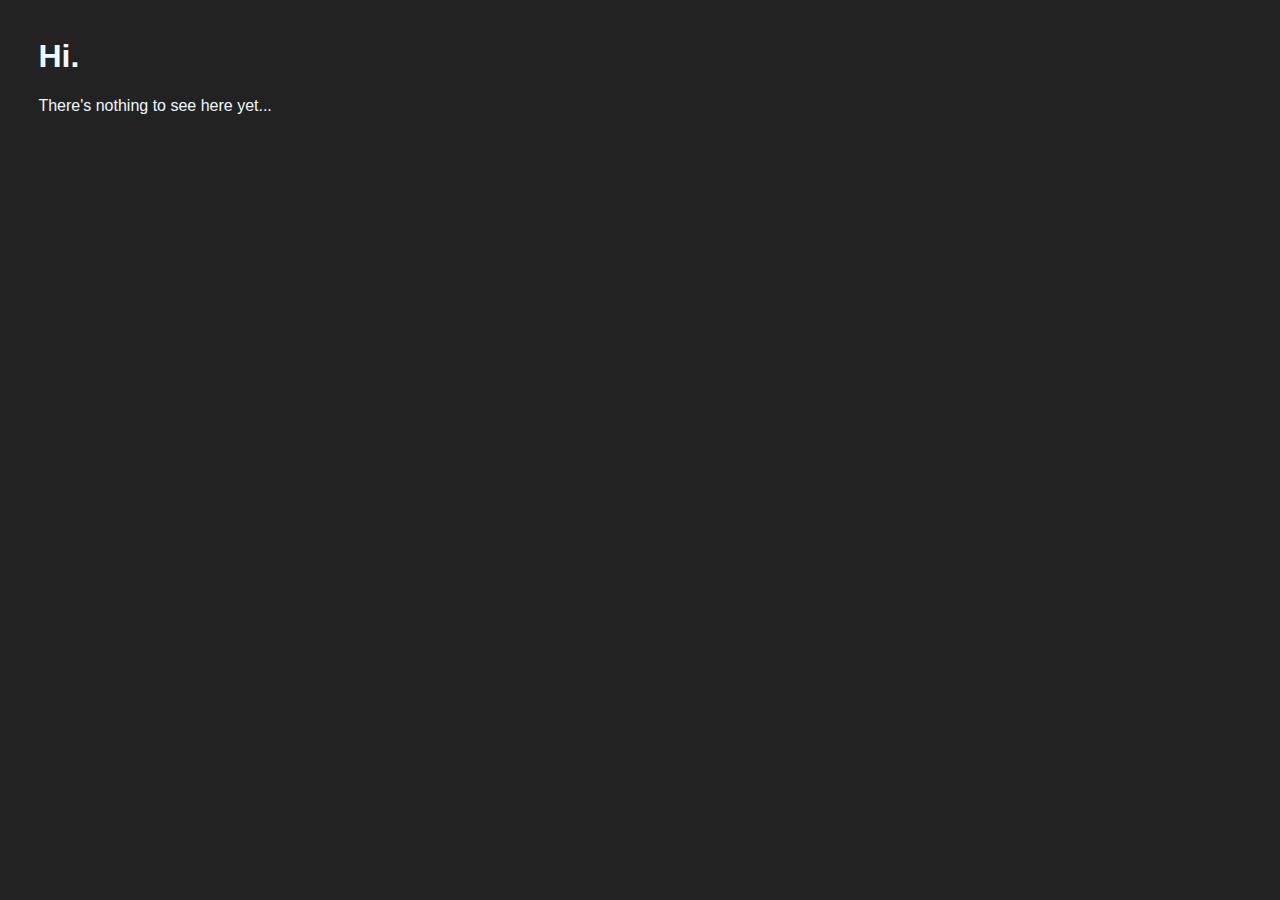
<file: index.html>
<!DOCTYPE html>
<html lang="en">
	<head>
		<title>Mainpage</title>

		<link rel="shortcut icon" type="image/x-icon" href="/images/favicon.ico">

		<link rel="stylesheet" type="text/css" href="/style.css">


		<meta charset="UTF-8">
		<meta name="keywords" content="vrontis">
		<meta name="viewport" content="width=device-width, initial-scale=1.0">

		<base href="https://immerheim.de/" target="_blank">
	</head>
	<body>
		<h1>Hi.</h1>
		<p>There's nothing to see here yet...</p>
	</body>
</html>
</file>
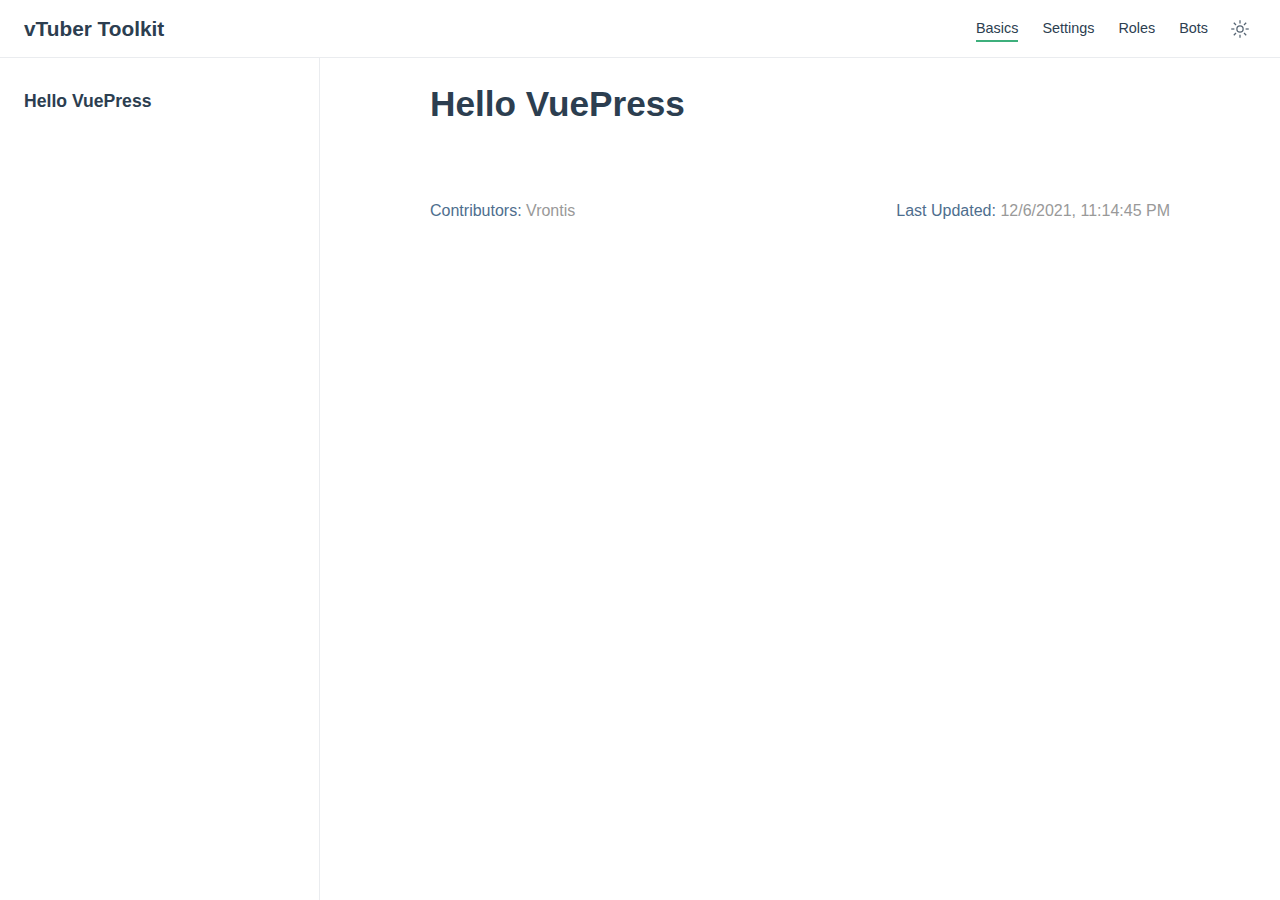
<file: vtuber-toolkit/index.html>
<!DOCTYPE html>
<html lang="en-US">
  <head>
    <meta charset="utf-8">
    <meta name="viewport" content="width=device-width,initial-scale=1">
    <meta name="generator" content="VuePress 2.0.0-beta.27">
    <title>Hello VuePress | vTuber Toolkit</title><meta name="description" content="">
    <link rel="preload" href="/vtuber-toolkit/assets/js/runtime~app.fa539c66.js" as="script"><link rel="preload" href="/vtuber-toolkit/assets/css/styles.e623bc72.css" as="style"><link rel="preload" href="/vtuber-toolkit/assets/js/812.75599eed.js" as="script"><link rel="preload" href="/vtuber-toolkit/assets/js/app.28122260.js" as="script">
    <link rel="stylesheet" href="/vtuber-toolkit/assets/css/styles.e623bc72.css">
  </head>
  <body>
    <div id="app"><!--[--><div class="theme-container"><!--[--><header class="navbar"><div class="toggle-sidebar-button" title="toggle sidebar" aria-expanded="false" role="button" tabindex="0"><div class="icon" aria-hidden="true"><span></span><span></span><span></span></div></div><span><a aria-current="page" href="/vtuber-toolkit/" class="router-link-active router-link-exact-active"><!----><span class="site-name">vTuber Toolkit</span></a></span><div class="navbar-links-wrapper" style=""><!--[--><!--]--><nav class="navbar-links can-hide"><!--[--><div class="navbar-links-item"><a aria-current="page" href="/vtuber-toolkit/" class="router-link-active router-link-exact-active nav-link" aria-label="Basics"><!--[--><!--]--> Basics <!--[--><!--]--></a></div><div class="navbar-links-item"><a href="/vtuber-toolkit/server-settings/" class="nav-link" aria-label="Settings"><!--[--><!--]--> Settings <!--[--><!--]--></a></div><div class="navbar-links-item"><a href="/vtuber-toolkit/roles/" class="nav-link" aria-label="Roles"><!--[--><!--]--> Roles <!--[--><!--]--></a></div><div class="navbar-links-item"><a href="/vtuber-toolkit/bots/" class="nav-link" aria-label="Bots"><!--[--><!--]--> Bots <!--[--><!--]--></a></div><!--]--></nav><!--[--><!--]--><button class="toggle-dark-button" title="toggle dark mode"><svg style="" class="icon" focusable="false" viewBox="0 0 32 32"><path d="M16 12.005a4 4 0 1 1-4 4a4.005 4.005 0 0 1 4-4m0-2a6 6 0 1 0 6 6a6 6 0 0 0-6-6z" fill="currentColor"></path><path d="M5.394 6.813l1.414-1.415l3.506 3.506L8.9 10.318z" fill="currentColor"></path><path d="M2 15.005h5v2H2z" fill="currentColor"></path><path d="M5.394 25.197L8.9 21.691l1.414 1.415l-3.506 3.505z" fill="currentColor"></path><path d="M15 25.005h2v5h-2z" fill="currentColor"></path><path d="M21.687 23.106l1.414-1.415l3.506 3.506l-1.414 1.414z" fill="currentColor"></path><path d="M25 15.005h5v2h-5z" fill="currentColor"></path><path d="M21.687 8.904l3.506-3.506l1.414 1.415l-3.506 3.505z" fill="currentColor"></path><path d="M15 2.005h2v5h-2z" fill="currentColor"></path></svg><svg style="display:none;" class="icon" focusable="false" viewBox="0 0 32 32"><path d="M13.502 5.414a15.075 15.075 0 0 0 11.594 18.194a11.113 11.113 0 0 1-7.975 3.39c-.138 0-.278.005-.418 0a11.094 11.094 0 0 1-3.2-21.584M14.98 3a1.002 1.002 0 0 0-.175.016a13.096 13.096 0 0 0 1.825 25.981c.164.006.328 0 .49 0a13.072 13.072 0 0 0 10.703-5.555a1.01 1.01 0 0 0-.783-1.565A13.08 13.08 0 0 1 15.89 4.38A1.015 1.015 0 0 0 14.98 3z" fill="currentColor"></path></svg></button><!----></div></header><!--]--><div class="sidebar-mask"></div><!--[--><aside class="sidebar"><nav class="navbar-links"><!--[--><div class="navbar-links-item"><a aria-current="page" href="/vtuber-toolkit/" class="router-link-active router-link-exact-active nav-link" aria-label="Basics"><!--[--><!--]--> Basics <!--[--><!--]--></a></div><div class="navbar-links-item"><a href="/vtuber-toolkit/server-settings/" class="nav-link" aria-label="Settings"><!--[--><!--]--> Settings <!--[--><!--]--></a></div><div class="navbar-links-item"><a href="/vtuber-toolkit/roles/" class="nav-link" aria-label="Roles"><!--[--><!--]--> Roles <!--[--><!--]--></a></div><div class="navbar-links-item"><a href="/vtuber-toolkit/bots/" class="nav-link" aria-label="Bots"><!--[--><!--]--> Bots <!--[--><!--]--></a></div><!--]--></nav><!--[--><!--]--><ul class="sidebar-links"><!--[--><!--[--><p class="sidebar-heading sidebar-item">Hello VuePress</p><!----><!--]--><!--]--></ul><!--[--><!--]--></aside><!--]--><!--[--><main class="page"><!--[--><!--]--><div class="theme-default-content"><h1 id="hello-vuepress" tabindex="-1"><a class="header-anchor" href="#hello-vuepress" aria-hidden="true">#</a> Hello VuePress</h1></div><footer class="page-meta"><!----><div class="meta-item last-updated"><span class="meta-item-label">Last Updated: </span><span class="meta-item-info">12/6/2021, 11:14:45 PM</span></div><div class="meta-item contributors"><span class="meta-item-label">Contributors: </span><span class="meta-item-info"><!--[--><!--[--><span class="contributor" title="email: vrontis.dev@gmail.com">Vrontis</span><!----><!--]--><!--]--></span></div></footer><!----><!--[--><!--]--></main><!--]--></div><!----><!--]--></div>
    <script src="/vtuber-toolkit/assets/js/runtime~app.fa539c66.js" defer></script><script src="/vtuber-toolkit/assets/js/812.75599eed.js" defer></script><script src="/vtuber-toolkit/assets/js/app.28122260.js" defer></script>
  </body>
</html>
</file>
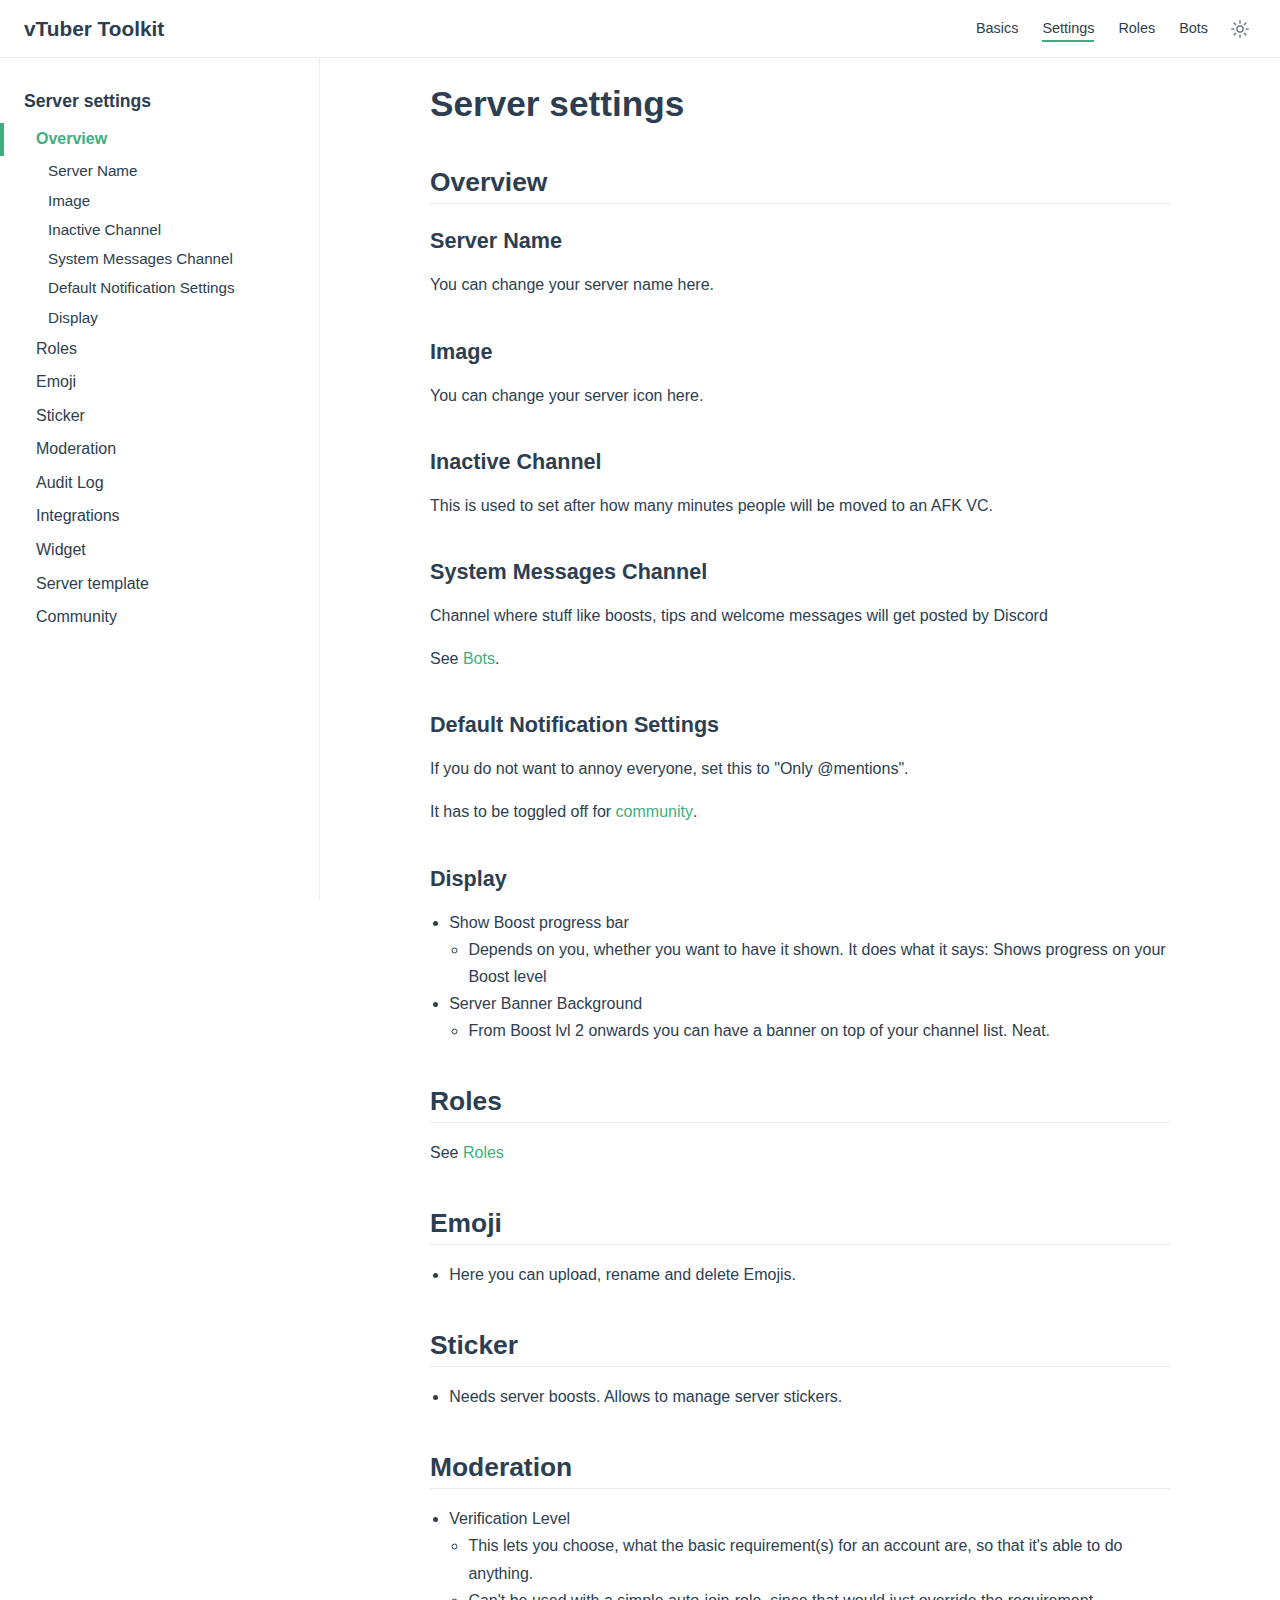
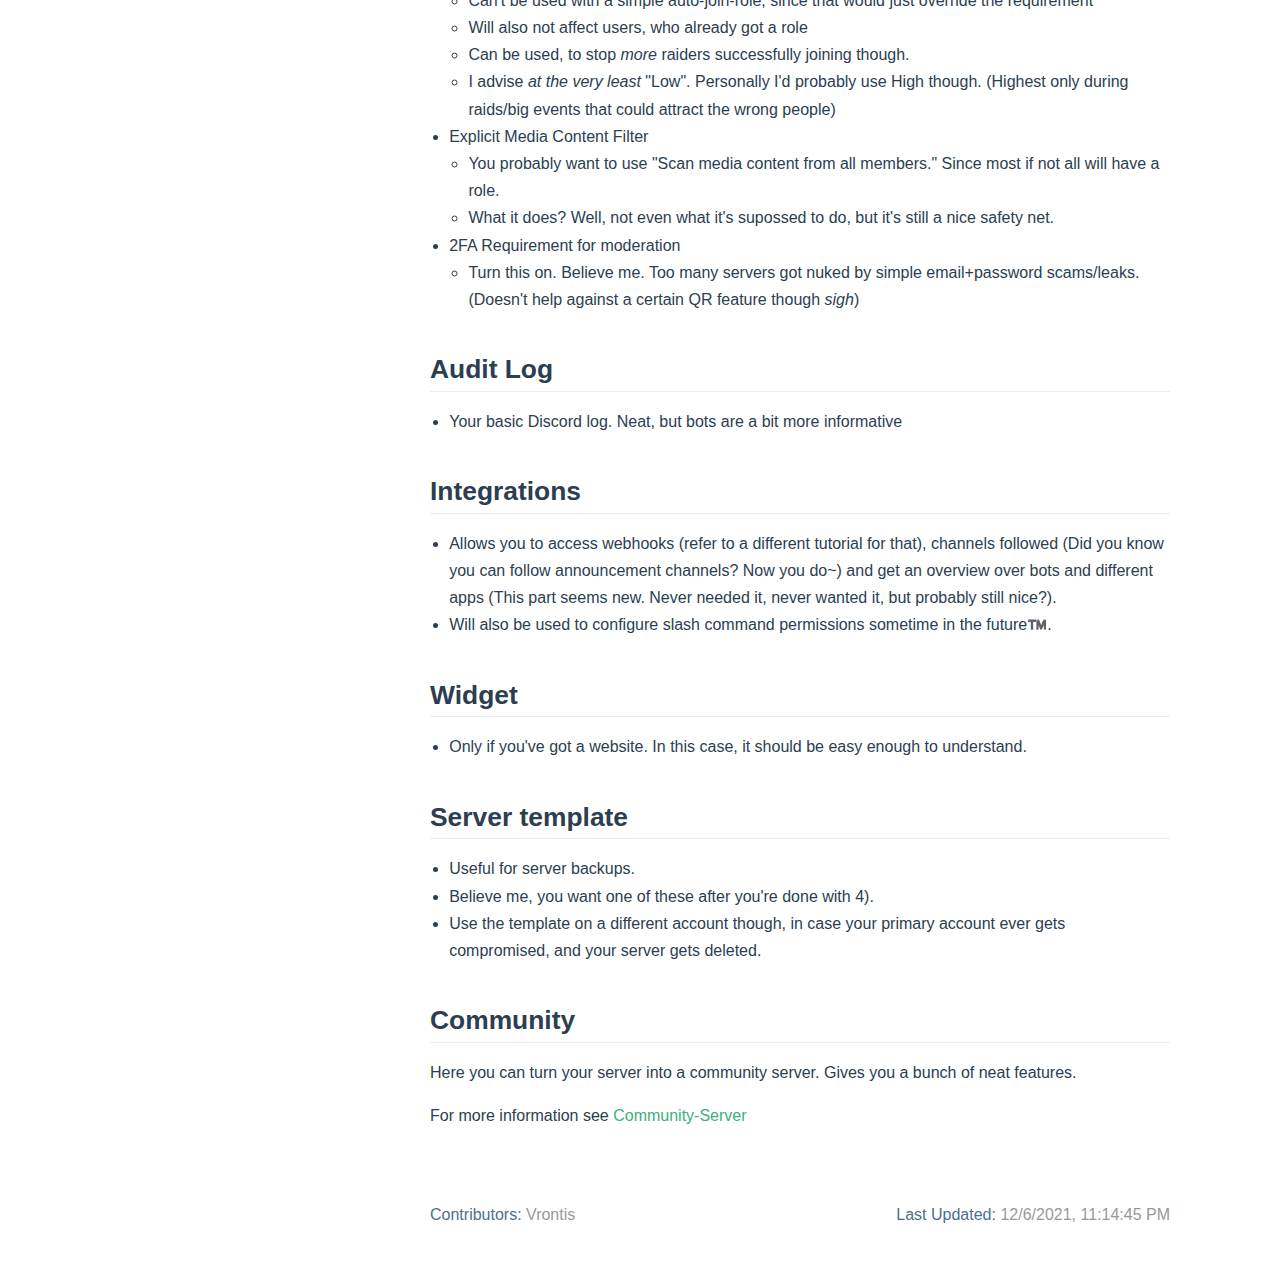
<file: vtuber-toolkit/server-settings/index.html>
<!DOCTYPE html>
<html lang="en-US">
  <head>
    <meta charset="utf-8">
    <meta name="viewport" content="width=device-width,initial-scale=1">
    <meta name="generator" content="VuePress 2.0.0-beta.27">
    <title>Server settings | vTuber Toolkit</title><meta name="description" content="">
    <link rel="preload" href="/vtuber-toolkit/assets/js/runtime~app.fa539c66.js" as="script"><link rel="preload" href="/vtuber-toolkit/assets/css/styles.e623bc72.css" as="style"><link rel="preload" href="/vtuber-toolkit/assets/js/812.75599eed.js" as="script"><link rel="preload" href="/vtuber-toolkit/assets/js/app.28122260.js" as="script">
    <link rel="stylesheet" href="/vtuber-toolkit/assets/css/styles.e623bc72.css">
  </head>
  <body>
    <div id="app"><!--[--><div class="theme-container"><!--[--><header class="navbar"><div class="toggle-sidebar-button" title="toggle sidebar" aria-expanded="false" role="button" tabindex="0"><div class="icon" aria-hidden="true"><span></span><span></span><span></span></div></div><span><a href="/vtuber-toolkit/" class=""><!----><span class="site-name">vTuber Toolkit</span></a></span><div class="navbar-links-wrapper" style=""><!--[--><!--]--><nav class="navbar-links can-hide"><!--[--><div class="navbar-links-item"><a href="/vtuber-toolkit/" class="nav-link" aria-label="Basics"><!--[--><!--]--> Basics <!--[--><!--]--></a></div><div class="navbar-links-item"><a aria-current="page" href="/vtuber-toolkit/server-settings/" class="router-link-active router-link-exact-active nav-link router-link-active" aria-label="Settings"><!--[--><!--]--> Settings <!--[--><!--]--></a></div><div class="navbar-links-item"><a href="/vtuber-toolkit/roles/" class="nav-link" aria-label="Roles"><!--[--><!--]--> Roles <!--[--><!--]--></a></div><div class="navbar-links-item"><a href="/vtuber-toolkit/bots/" class="nav-link" aria-label="Bots"><!--[--><!--]--> Bots <!--[--><!--]--></a></div><!--]--></nav><!--[--><!--]--><button class="toggle-dark-button" title="toggle dark mode"><svg style="" class="icon" focusable="false" viewBox="0 0 32 32"><path d="M16 12.005a4 4 0 1 1-4 4a4.005 4.005 0 0 1 4-4m0-2a6 6 0 1 0 6 6a6 6 0 0 0-6-6z" fill="currentColor"></path><path d="M5.394 6.813l1.414-1.415l3.506 3.506L8.9 10.318z" fill="currentColor"></path><path d="M2 15.005h5v2H2z" fill="currentColor"></path><path d="M5.394 25.197L8.9 21.691l1.414 1.415l-3.506 3.505z" fill="currentColor"></path><path d="M15 25.005h2v5h-2z" fill="currentColor"></path><path d="M21.687 23.106l1.414-1.415l3.506 3.506l-1.414 1.414z" fill="currentColor"></path><path d="M25 15.005h5v2h-5z" fill="currentColor"></path><path d="M21.687 8.904l3.506-3.506l1.414 1.415l-3.506 3.505z" fill="currentColor"></path><path d="M15 2.005h2v5h-2z" fill="currentColor"></path></svg><svg style="display:none;" class="icon" focusable="false" viewBox="0 0 32 32"><path d="M13.502 5.414a15.075 15.075 0 0 0 11.594 18.194a11.113 11.113 0 0 1-7.975 3.39c-.138 0-.278.005-.418 0a11.094 11.094 0 0 1-3.2-21.584M14.98 3a1.002 1.002 0 0 0-.175.016a13.096 13.096 0 0 0 1.825 25.981c.164.006.328 0 .49 0a13.072 13.072 0 0 0 10.703-5.555a1.01 1.01 0 0 0-.783-1.565A13.08 13.08 0 0 1 15.89 4.38A1.015 1.015 0 0 0 14.98 3z" fill="currentColor"></path></svg></button><!----></div></header><!--]--><div class="sidebar-mask"></div><!--[--><aside class="sidebar"><nav class="navbar-links"><!--[--><div class="navbar-links-item"><a href="/vtuber-toolkit/" class="nav-link" aria-label="Basics"><!--[--><!--]--> Basics <!--[--><!--]--></a></div><div class="navbar-links-item"><a aria-current="page" href="/vtuber-toolkit/server-settings/" class="router-link-active router-link-exact-active nav-link router-link-active" aria-label="Settings"><!--[--><!--]--> Settings <!--[--><!--]--></a></div><div class="navbar-links-item"><a href="/vtuber-toolkit/roles/" class="nav-link" aria-label="Roles"><!--[--><!--]--> Roles <!--[--><!--]--></a></div><div class="navbar-links-item"><a href="/vtuber-toolkit/bots/" class="nav-link" aria-label="Bots"><!--[--><!--]--> Bots <!--[--><!--]--></a></div><!--]--></nav><!--[--><!--]--><ul class="sidebar-links"><!--[--><!--[--><p class="sidebar-heading sidebar-item">Server settings</p><ul class=""><li><!--[--><a aria-current="page" href="/vtuber-toolkit/server-settings/#overview" class="router-link-active router-link-exact-active nav-link sidebar-item" aria-label="Overview"><!--[--><!--]--> Overview <!--[--><!--]--></a><ul class="sidebar-sub-items"><li><!--[--><a aria-current="page" href="/vtuber-toolkit/server-settings/#server-name" class="router-link-active router-link-exact-active nav-link sidebar-item" aria-label="Server Name"><!--[--><!--]--> Server Name <!--[--><!--]--></a><!----><!--]--></li><li><!--[--><a aria-current="page" href="/vtuber-toolkit/server-settings/#image" class="router-link-active router-link-exact-active nav-link sidebar-item" aria-label="Image"><!--[--><!--]--> Image <!--[--><!--]--></a><!----><!--]--></li><li><!--[--><a aria-current="page" href="/vtuber-toolkit/server-settings/#inactive-channel" class="router-link-active router-link-exact-active nav-link sidebar-item" aria-label="Inactive Channel"><!--[--><!--]--> Inactive Channel <!--[--><!--]--></a><!----><!--]--></li><li><!--[--><a aria-current="page" href="/vtuber-toolkit/server-settings/#system-messages-channel" class="router-link-active router-link-exact-active nav-link sidebar-item" aria-label="System Messages Channel"><!--[--><!--]--> System Messages Channel <!--[--><!--]--></a><!----><!--]--></li><li><!--[--><a aria-current="page" href="/vtuber-toolkit/server-settings/#default-notification-settings" class="router-link-active router-link-exact-active nav-link sidebar-item" aria-label="Default Notification Settings"><!--[--><!--]--> Default Notification Settings <!--[--><!--]--></a><!----><!--]--></li><li><!--[--><a aria-current="page" href="/vtuber-toolkit/server-settings/#display" class="router-link-active router-link-exact-active nav-link sidebar-item" aria-label="Display"><!--[--><!--]--> Display <!--[--><!--]--></a><!----><!--]--></li></ul><!--]--></li><li><!--[--><a aria-current="page" href="/vtuber-toolkit/server-settings/#roles" class="router-link-active router-link-exact-active nav-link sidebar-item" aria-label="Roles"><!--[--><!--]--> Roles <!--[--><!--]--></a><!----><!--]--></li><li><!--[--><a aria-current="page" href="/vtuber-toolkit/server-settings/#emoji" class="router-link-active router-link-exact-active nav-link sidebar-item" aria-label="Emoji"><!--[--><!--]--> Emoji <!--[--><!--]--></a><!----><!--]--></li><li><!--[--><a aria-current="page" href="/vtuber-toolkit/server-settings/#sticker" class="router-link-active router-link-exact-active nav-link sidebar-item" aria-label="Sticker"><!--[--><!--]--> Sticker <!--[--><!--]--></a><!----><!--]--></li><li><!--[--><a aria-current="page" href="/vtuber-toolkit/server-settings/#moderation" class="router-link-active router-link-exact-active nav-link sidebar-item" aria-label="Moderation"><!--[--><!--]--> Moderation <!--[--><!--]--></a><!----><!--]--></li><li><!--[--><a aria-current="page" href="/vtuber-toolkit/server-settings/#audit-log" class="router-link-active router-link-exact-active nav-link sidebar-item" aria-label="Audit Log"><!--[--><!--]--> Audit Log <!--[--><!--]--></a><!----><!--]--></li><li><!--[--><a aria-current="page" href="/vtuber-toolkit/server-settings/#integrations" class="router-link-active router-link-exact-active nav-link sidebar-item" aria-label="Integrations"><!--[--><!--]--> Integrations <!--[--><!--]--></a><!----><!--]--></li><li><!--[--><a aria-current="page" href="/vtuber-toolkit/server-settings/#widget" class="router-link-active router-link-exact-active nav-link sidebar-item" aria-label="Widget"><!--[--><!--]--> Widget <!--[--><!--]--></a><!----><!--]--></li><li><!--[--><a aria-current="page" href="/vtuber-toolkit/server-settings/#server-template" class="router-link-active router-link-exact-active nav-link sidebar-item" aria-label="Server template"><!--[--><!--]--> Server template <!--[--><!--]--></a><!----><!--]--></li><li><!--[--><a aria-current="page" href="/vtuber-toolkit/server-settings/#community" class="router-link-active router-link-exact-active nav-link sidebar-item" aria-label="Community"><!--[--><!--]--> Community <!--[--><!--]--></a><!----><!--]--></li></ul><!--]--><!--]--></ul><!--[--><!--]--></aside><!--]--><!--[--><main class="page"><!--[--><!--]--><div class="theme-default-content"><!--[--><h1 id="server-settings" tabindex="-1"><a class="header-anchor" href="#server-settings" aria-hidden="true">#</a> Server settings</h1><h2 id="overview" tabindex="-1"><a class="header-anchor" href="#overview" aria-hidden="true">#</a> Overview</h2><h3 id="server-name" tabindex="-1"><a class="header-anchor" href="#server-name" aria-hidden="true">#</a> Server Name</h3><p>You can change your server name here.</p><h3 id="image" tabindex="-1"><a class="header-anchor" href="#image" aria-hidden="true">#</a> Image</h3><p>You can change your server icon here.</p><h3 id="inactive-channel" tabindex="-1"><a class="header-anchor" href="#inactive-channel" aria-hidden="true">#</a> Inactive Channel</h3><p>This is used to set after how many minutes people will be moved to an AFK VC.</p><h3 id="system-messages-channel" tabindex="-1"><a class="header-anchor" href="#system-messages-channel" aria-hidden="true">#</a> System Messages Channel</h3><p>Channel where stuff like boosts, tips and welcome messages will get posted by Discord</p><p>See <a href="/vtuber-toolkit/bots/" class="">Bots</a>.</p><h3 id="default-notification-settings" tabindex="-1"><a class="header-anchor" href="#default-notification-settings" aria-hidden="true">#</a> Default Notification Settings</h3><p>If you do not want to annoy everyone, set this to &quot;Only @mentions&quot;.</p><p>It has to be toggled off for <a href="/vtuber-toolkit/server-settings/community-server.html" class="">community</a>.</p><h3 id="display" tabindex="-1"><a class="header-anchor" href="#display" aria-hidden="true">#</a> Display</h3><ul><li>Show Boost progress bar <ul><li>Depends on you, whether you want to have it shown. It does what it says: Shows progress on your Boost level</li></ul></li><li>Server Banner Background <ul><li>From Boost lvl 2 onwards you can have a banner on top of your channel list. Neat.</li></ul></li></ul><h2 id="roles" tabindex="-1"><a class="header-anchor" href="#roles" aria-hidden="true">#</a> Roles</h2><p>See <a href="/vtuber-toolkit/roles/" class="">Roles</a></p><h2 id="emoji" tabindex="-1"><a class="header-anchor" href="#emoji" aria-hidden="true">#</a> Emoji</h2><ul><li>Here you can upload, rename and delete Emojis.</li></ul><h2 id="sticker" tabindex="-1"><a class="header-anchor" href="#sticker" aria-hidden="true">#</a> Sticker</h2><ul><li>Needs server boosts. Allows to manage server stickers.</li></ul><h2 id="moderation" tabindex="-1"><a class="header-anchor" href="#moderation" aria-hidden="true">#</a> Moderation</h2><ul><li>Verification Level <ul><li>This lets you choose, what the basic requirement(s) for an account are, so that it&#39;s able to do anything.</li><li>Can&#39;t be used with a simple auto-join-role, since that would just override the requirement</li><li>Will also not affect users, who already got a role</li><li>Can be used, to stop <em>more</em> raiders successfully joining though.</li><li>I advise <em>at the very least</em> &quot;Low&quot;. Personally I&#39;d probably use High though. (Highest only during raids/big events that could attract the wrong people)</li></ul></li><li>Explicit Media Content Filter <ul><li>You probably want to use &quot;Scan media content from all members.&quot; Since most if not all will have a role.</li><li>What it does? Well, not even what it&#39;s supossed to do, but it&#39;s still a nice safety net.</li></ul></li><li>2FA Requirement for moderation <ul><li>Turn this on. Believe me. Too many servers got nuked by simple email+password scams/leaks. (Doesn&#39;t help against a certain QR feature though <em>sigh</em>)</li></ul></li></ul><h2 id="audit-log" tabindex="-1"><a class="header-anchor" href="#audit-log" aria-hidden="true">#</a> Audit Log</h2><ul><li>Your basic Discord log. Neat, but bots are a bit more informative</li></ul><h2 id="integrations" tabindex="-1"><a class="header-anchor" href="#integrations" aria-hidden="true">#</a> Integrations</h2><ul><li>Allows you to access webhooks (refer to a different tutorial for that), channels followed (Did you know you can follow announcement channels? Now you do~) and get an overview over bots and different apps (This part seems new. Never needed it, never wanted it, but probably still nice?).</li><li>Will also be used to configure slash command permissions sometime in the future™️.</li></ul><h2 id="widget" tabindex="-1"><a class="header-anchor" href="#widget" aria-hidden="true">#</a> Widget</h2><ul><li>Only if you&#39;ve got a website. In this case, it should be easy enough to understand.</li></ul><h2 id="server-template" tabindex="-1"><a class="header-anchor" href="#server-template" aria-hidden="true">#</a> Server template</h2><ul><li>Useful for server backups.</li><li>Believe me, you want one of these after you&#39;re done with 4).</li><li>Use the template on a different account though, in case your primary account ever gets compromised, and your server gets deleted.</li></ul><h2 id="community" tabindex="-1"><a class="header-anchor" href="#community" aria-hidden="true">#</a> Community</h2><p>Here you can turn your server into a community server. Gives you a bunch of neat features.</p><p>For more information see <a href="/vtuber-toolkit/server-settings/community-server.html" class="">Community-Server</a></p><!--]--></div><footer class="page-meta"><!----><div class="meta-item last-updated"><span class="meta-item-label">Last Updated: </span><span class="meta-item-info">12/6/2021, 11:14:45 PM</span></div><div class="meta-item contributors"><span class="meta-item-label">Contributors: </span><span class="meta-item-info"><!--[--><!--[--><span class="contributor" title="email: vrontis.dev@gmail.com">Vrontis</span><!----><!--]--><!--]--></span></div></footer><!----><!--[--><!--]--></main><!--]--></div><!----><!--]--></div>
    <script src="/vtuber-toolkit/assets/js/runtime~app.fa539c66.js" defer></script><script src="/vtuber-toolkit/assets/js/812.75599eed.js" defer></script><script src="/vtuber-toolkit/assets/js/app.28122260.js" defer></script>
  </body>
</html>
</file>
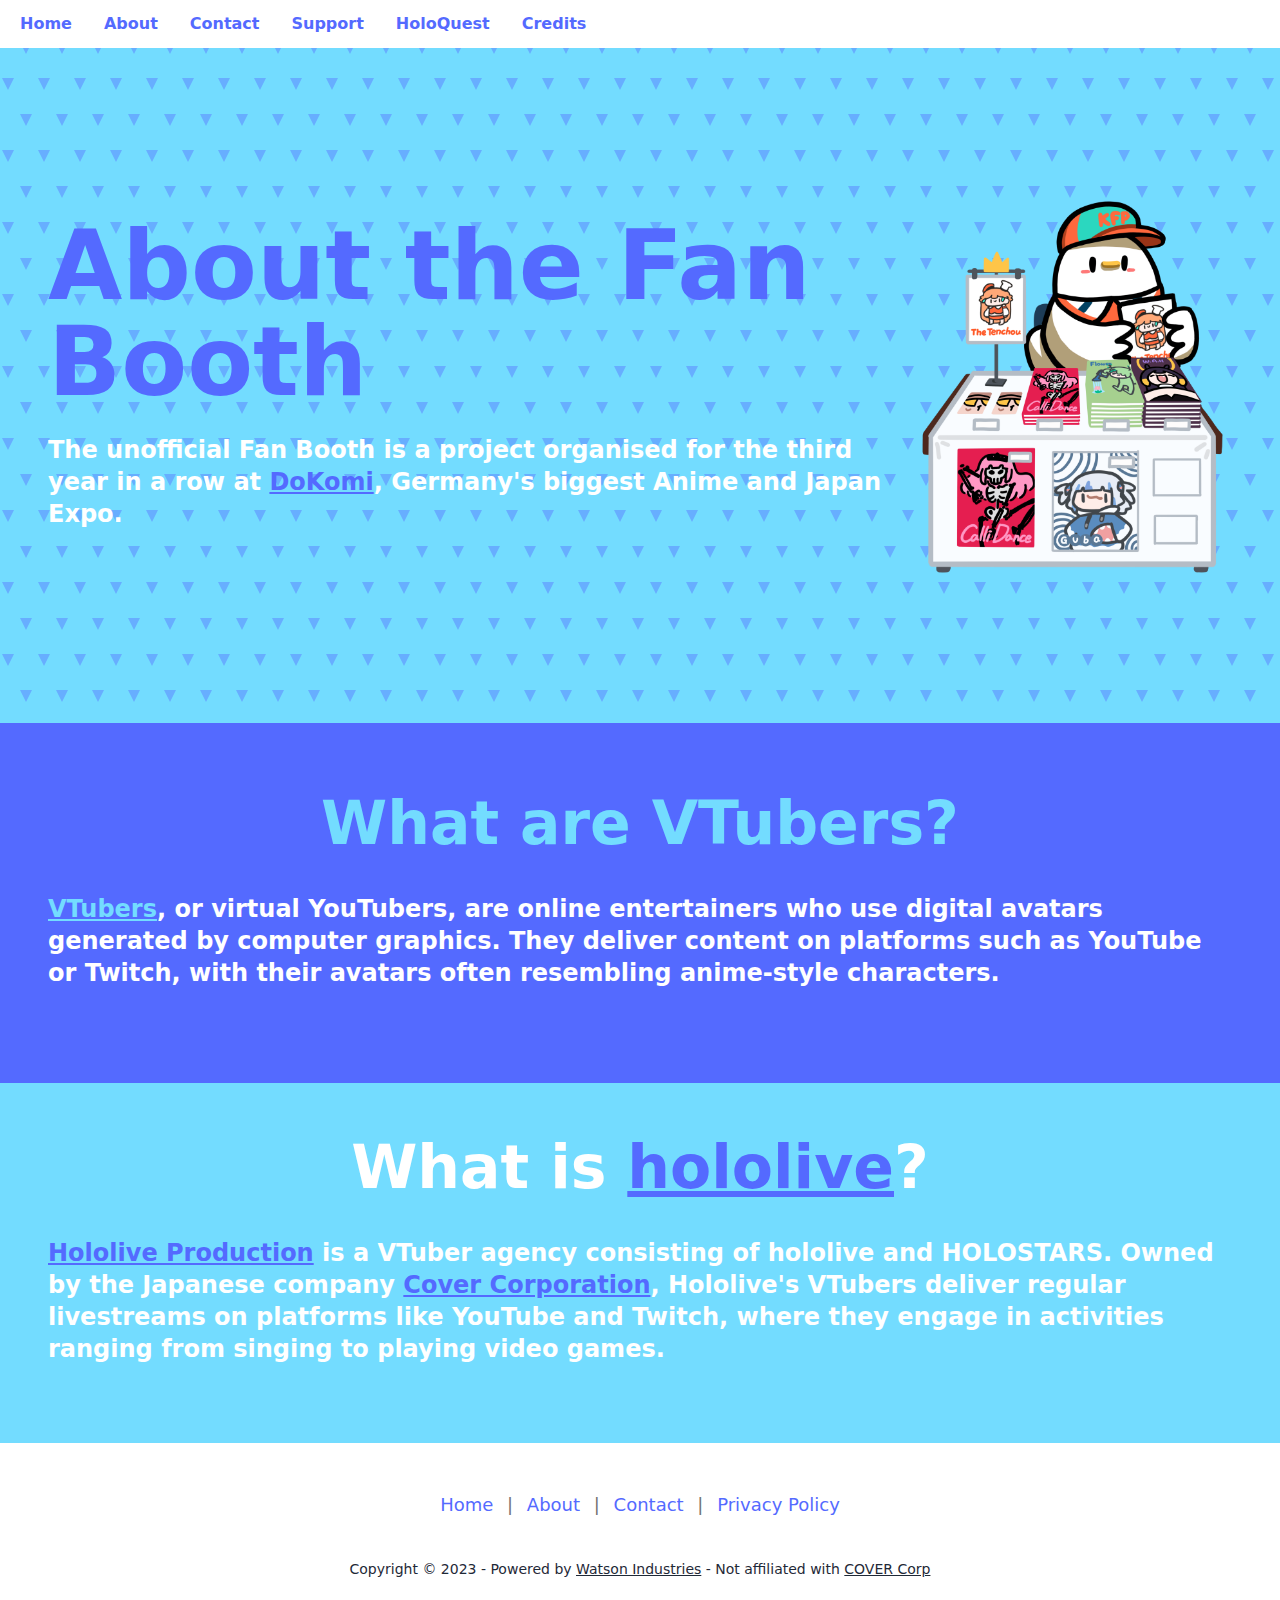
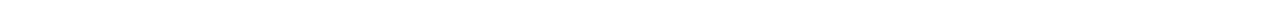
<file: about.html>
<!DOCTYPE html>
<html lang="en">
	<head>
		<meta charset="utf-8" />
		<link rel="icon" href="./favicon.ico" />
		<link rel="apple-touch-icon" sizes="180x180" href="./apple-touch-icon.png" />
		<link rel="icon" type="image/png" sizes="32x32" href="./favicon-32x32.png" />
		<link rel="icon" type="image/png" sizes="16x16" href="./favicon-16x16.png" />
		<link rel="manifest" href="./site.webmanifest" />
		<meta name="viewport" content="width=device-width" />
		<script
			defer
			data-domain="hololivefanbooth.com"
			src="https://plausible.io/js/script.js"></script>
		
		<link href="./app/immutable/assets/0.18f6c28a.css" rel="stylesheet">
		<link rel="modulepreload" href="./app/immutable/entry/start.061fdf5a.js">
		<link rel="modulepreload" href="./app/immutable/chunks/index.ad94ce4b.js">
		<link rel="modulepreload" href="./app/immutable/chunks/singletons.c63ad2fe.js">
		<link rel="modulepreload" href="./app/immutable/entry/app.411e739d.js">
		<link rel="modulepreload" href="./app/immutable/nodes/0.573a5a83.js">
		<link rel="modulepreload" href="./app/immutable/chunks/fanbooth-logo-large.99602441.js">
		<link rel="modulepreload" href="./app/immutable/nodes/3.b6d10b45.js"><title>Hololive Fan Booth - About</title><!-- HEAD_undefined_START --><!-- HEAD_undefined_END --><!-- HEAD_svelte-3zs2b6_START --><meta name="description" content="Info about the Hololive Dokomi 2023 fan booth, such as who organizes it, where it is from, what are VTubers etc."><!-- HEAD_svelte-3zs2b6_END -->
	</head>
	<body data-sveltekit-preload-data="hover">
		<div style="display: contents">




<div class="flex justify-end md:hidden"><div style="display: contents; --color:#73dcff;">


<button class="hamburger hamburger--spin svelte-jas1sv" aria-label="Hamburger menu"><span class="hamburger-box svelte-jas1sv"><span class="hamburger-inner svelte-jas1sv"></span></span>
</button></div></div>

<div class="hidden md:flex justify-start space-x-4"><ul class="menu menu-horizontal px-1 text-secondary font-semibold dark:text-primary"><li><a href="/" class="hover:text-primary-focus">Home</a></li><li><a href="/about" class="hover:text-primary-focus">About</a></li><li><a href="/contact" class="hover:text-primary-focus">Contact</a></li><li><a href="/#support" class="hover:text-primary-focus">Support</a></li><li><a href="/holoquest" class="hover:text-primary-focus">HoloQuest</a></li><li><a href="/credits" class="hover:text-primary-focus">Credits</a></li></ul></div>





<div class="bg-triangles bg-primary bg-fixed"><div class="hero h-[screen] sm:h-[75vh]"><div class="hero-content flex-col lg:flex-row-reverse mx-8"><img width="800" height="1000" src="/app/immutable/assets/fanbooth-demo.75bf238d.png" class="max-w-xs" alt="Fan Booth Illustration by Pungson Mori">
			<div><h1 class="text-8xl text-secondary font-bold">About the Fan Booth</h1>
				<p class="py-6 text-base-100 text-2xl font-semibold">The unofficial Fan Booth is a project organised for the third year in a row at <a href="https://www.dokomi.de/en" class="link link-secondary transition-colors">DoKomi</a>, Germany&#39;s biggest Anime and Japan Expo.
				</p></div></div></div>

	<div class="hero h-[70vh] sm:h-[40vh] bg-secondary"><div class="hero-content flex-col lg:flex-row-reverse"><div class="space-y-4 mx-8"><h1 class="text-6xl text-primary text-center font-bold">What are VTubers?</h1>
				<p class="py-6 text-2xl text-base-100 font-semibold"><a href="https://virtualyoutuber.fandom.com/wiki/VTuber" class="link text-primary font-bold">VTubers</a>, or virtual YouTubers, are online entertainers who use digital avatars generated by
					computer graphics. They deliver content on platforms such as YouTube or Twitch, with their
					avatars often resembling anime-style characters.
				</p></div></div></div>

	<div class="hero h-[70vh] sm:h-[40vh] bg-transparent"><div class="hero-content flex-col lg:flex-row-reverse"><div class="space-y-4 mx-8"><h1 class="text-6xl text-base-100 text-center font-bold">What is <span class="text-secondary underline">hololive</span>?
				</h1>
				<p class="py-6 text-2xl text-base-100 font-semibold"><a href="https://hololivepro.com/en/" class="link link-secondary transition-colors">Hololive Production</a>
					is a VTuber agency consisting of hololive and HOLOSTARS. Owned by the Japanese company
					<a href="https://cover-corp.com" class="link link-secondary transition-colors">Cover Corporation</a>, Hololive&#39;s VTubers deliver regular livestreams on platforms like YouTube and Twitch,
					where they engage in activities ranging from singing to playing video games.
				</p></div></div></div></div>

<footer class="footer footer-center p-4 bg-base-100 text-base-content my-8"><div class="space-y-8"><p class="text-lg"><a href="/" class="mt-2 font-medium link link-secondary link-hover transition duration-400 ease-in-out">Home</a>
			<span class="text-neutral-500 mx-2">|</span>
			<a href="/about" class="mt-2 font-medium link link-secondary link-hover transition duration-400 ease-in-out">About</a>
			<span class="text-neutral-500 mx-2">|</span>
			<a href="/contact" class="mt-2 font-medium link link-secondary link-hover transition duration-400 ease-in-out">Contact</a>
			<span class="text-neutral-500 mx-2">|</span>
			<a href="/privacy" class="mt-2 font-medium link link-secondary link-hover transition duration-400 ease-in-out">Privacy Policy</a></p>
		<p>Copyright © 2023 - Powered by
			<a href="https://github.com/watsonindustries" class="link">Watson Industries</a> - Not
			affiliated with <a href="https://cover-corp.com" class="link">COVER Corp</a></p></div></footer>


			
			<script>
				{
					__sveltekit_ckgelw = {
						base: new URL(".", location).pathname.slice(0, -1),
						env: {}
					};

					const element = document.currentScript.parentElement;

					const data = [null,null];

					Promise.all([
						import("./app/immutable/entry/start.061fdf5a.js"),
						import("./app/immutable/entry/app.411e739d.js")
					]).then(([kit, app]) => {
						kit.start(app, element, {
							node_ids: [0, 3],
							data,
							form: null,
							error: null
						});
					});
				}
			</script>
		</div>
	</body>
</html>
</file>
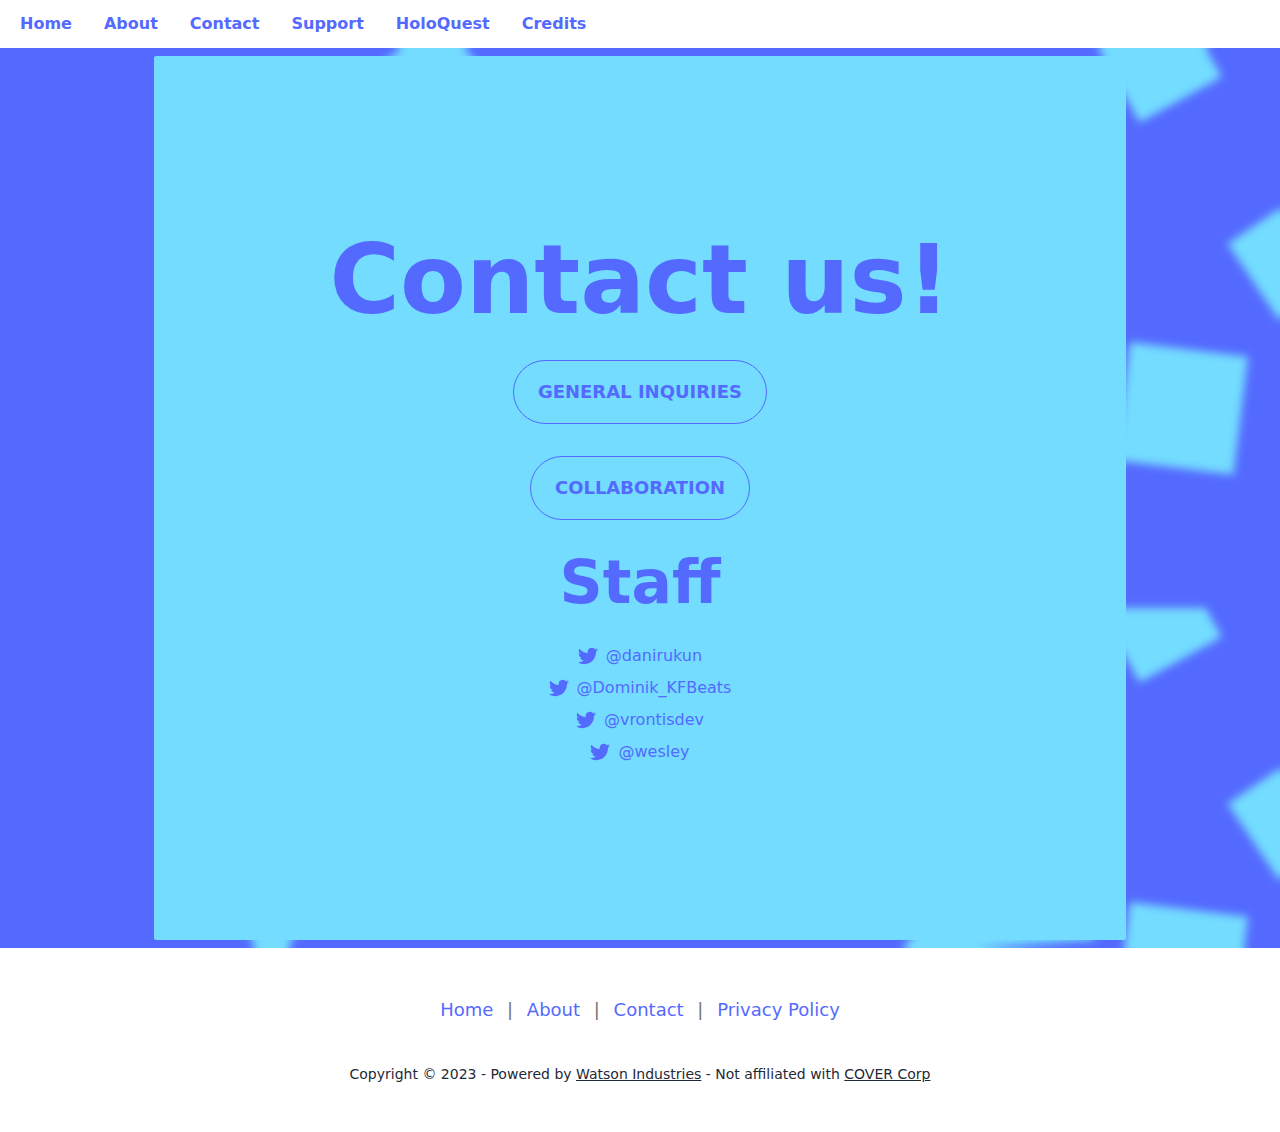
<file: contact.html>
<!DOCTYPE html>
<html lang="en">
	<head>
		<meta charset="utf-8" />
		<link rel="icon" href="./favicon.ico" />
		<link rel="apple-touch-icon" sizes="180x180" href="./apple-touch-icon.png" />
		<link rel="icon" type="image/png" sizes="32x32" href="./favicon-32x32.png" />
		<link rel="icon" type="image/png" sizes="16x16" href="./favicon-16x16.png" />
		<link rel="manifest" href="./site.webmanifest" />
		<meta name="viewport" content="width=device-width" />
		<script
			defer
			data-domain="hololivefanbooth.com"
			src="https://plausible.io/js/script.js"></script>
		
		<link href="./_app/immutable/assets/0.18f6c28a.css" rel="stylesheet">
		<link rel="modulepreload" href="./_app/immutable/entry/start.0bc07d5d.js">
		<link rel="modulepreload" href="./_app/immutable/chunks/index.ad94ce4b.js">
		<link rel="modulepreload" href="./_app/immutable/chunks/singletons.e6f82ff6.js">
		<link rel="modulepreload" href="./_app/immutable/entry/app.d472156b.js">
		<link rel="modulepreload" href="./_app/immutable/nodes/0.e16ce645.js">
		<link rel="modulepreload" href="./_app/immutable/chunks/fanbooth-logo-large.99602441.js">
		<link rel="modulepreload" href="./_app/immutable/nodes/4.094c3c42.js">
		<link rel="modulepreload" href="./_app/immutable/chunks/const.a2cbae20.js"><title>Hololive Fan Booth - Contact</title><!-- HEAD_undefined_START --><!-- HEAD_undefined_END --><!-- HEAD_svelte-1qkd78e_START --><meta name="description" content="Contact the Hololive Dokomi 2024 fan booth organizers."><!-- HEAD_svelte-1qkd78e_END -->
	</head>
	<body data-sveltekit-preload-data="hover">
		<div style="display: contents">




<div class="flex justify-end md:hidden"><div style="display: contents; --color:#73dcff;">


<button class="hamburger hamburger--spin svelte-jas1sv" aria-label="Hamburger menu"><span class="hamburger-box svelte-jas1sv"><span class="hamburger-inner svelte-jas1sv"></span></span>
</button></div></div>

<div class="hidden md:flex justify-start space-x-4"><ul class="menu menu-horizontal px-1 text-secondary font-semibold dark:text-primary"><li><a href="/" class="hover:text-primary-focus">Home</a></li><li><a href="/about" class="hover:text-primary-focus">About</a></li><li><a href="/contact" class="hover:text-primary-focus">Contact</a></li><li><a href="/#support" class="hover:text-primary-focus">Support</a></li><li><a href="/holoquest" class="hover:text-primary-focus">HoloQuest</a></li><li><a href="/credits" class="hover:text-primary-focus">Credits</a></li></ul></div>





<div class="bg-shapes bg-secondary"><div class="hero min-h-screen backdrop-blur-sm"><div class="hero-content flex-col lg:flex-row-reverse bg-primary w-full sm:w-fit rounded-sm shadow-primary"><div class="space-y-8 py-10 sm:p-40 flex flex-col"><h1 class="text-8xl text-center font-bold text-secondary">Contact us!</h1>
				<a href="https://forms.gle/GdFHgBaN4mGjBEbx5" class="btn btn-secondary btn-lg btn-outline max-w-xs mx-auto rounded-full transition duration-500">General Inquiries
				</a>
				<a href="mailto:hololivefanbooth@gmail.com" class="btn btn-secondary btn-lg btn-outline max-w-xs mx-auto rounded-full transition duration-500">Collaboration
				</a>
				<h2 class="text-6xl text-center font-bold text-secondary">Staff</h2>
				<div class="mx-auto space-y-2"><a href="https://twitter.com/@danirukun" class="flex items-center gap-2 link link-hover link-secondary transition duration-500 justify-center"><svg role="img" viewBox="0 0 24 24" fill="currentColor" xmlns="http://www.w3.org/2000/svg" width="20px" height="20px"><path d="M23.953 4.57a10 10 0 01-2.825.775 4.958 4.958 0 002.163-2.723c-.951.555-2.005.959-3.127 1.184a4.92 4.92 0 00-8.384 4.482C7.69 8.095 4.067 6.13 1.64 3.162a4.822 4.822 0 00-.666 2.475c0 1.71.87 3.213 2.188 4.096a4.904 4.904 0 01-2.228-.616v.06a4.923 4.923 0 003.946 4.827 4.996 4.996 0 01-2.212.085 4.936 4.936 0 004.604 3.417 9.867 9.867 0 01-6.102 2.105c-.39 0-.779-.023-1.17-.067a13.995 13.995 0 007.557 2.209c9.053 0 13.998-7.496 13.998-13.985 0-.21 0-.42-.015-.63A9.935 9.935 0 0024 4.59z"></path></svg>
							@danirukun
						</a><a href="https://twitter.com/@Dominik_KFBeats" class="flex items-center gap-2 link link-hover link-secondary transition duration-500 justify-center"><svg role="img" viewBox="0 0 24 24" fill="currentColor" xmlns="http://www.w3.org/2000/svg" width="20px" height="20px"><path d="M23.953 4.57a10 10 0 01-2.825.775 4.958 4.958 0 002.163-2.723c-.951.555-2.005.959-3.127 1.184a4.92 4.92 0 00-8.384 4.482C7.69 8.095 4.067 6.13 1.64 3.162a4.822 4.822 0 00-.666 2.475c0 1.71.87 3.213 2.188 4.096a4.904 4.904 0 01-2.228-.616v.06a4.923 4.923 0 003.946 4.827 4.996 4.996 0 01-2.212.085 4.936 4.936 0 004.604 3.417 9.867 9.867 0 01-6.102 2.105c-.39 0-.779-.023-1.17-.067a13.995 13.995 0 007.557 2.209c9.053 0 13.998-7.496 13.998-13.985 0-.21 0-.42-.015-.63A9.935 9.935 0 0024 4.59z"></path></svg>
							@Dominik_KFBeats
						</a><a href="https://twitter.com/@vrontisdev" class="flex items-center gap-2 link link-hover link-secondary transition duration-500 justify-center"><svg role="img" viewBox="0 0 24 24" fill="currentColor" xmlns="http://www.w3.org/2000/svg" width="20px" height="20px"><path d="M23.953 4.57a10 10 0 01-2.825.775 4.958 4.958 0 002.163-2.723c-.951.555-2.005.959-3.127 1.184a4.92 4.92 0 00-8.384 4.482C7.69 8.095 4.067 6.13 1.64 3.162a4.822 4.822 0 00-.666 2.475c0 1.71.87 3.213 2.188 4.096a4.904 4.904 0 01-2.228-.616v.06a4.923 4.923 0 003.946 4.827 4.996 4.996 0 01-2.212.085 4.936 4.936 0 004.604 3.417 9.867 9.867 0 01-6.102 2.105c-.39 0-.779-.023-1.17-.067a13.995 13.995 0 007.557 2.209c9.053 0 13.998-7.496 13.998-13.985 0-.21 0-.42-.015-.63A9.935 9.935 0 0024 4.59z"></path></svg>
							@vrontisdev
						</a><a href="https://twitter.com/@wesley" class="flex items-center gap-2 link link-hover link-secondary transition duration-500 justify-center"><svg role="img" viewBox="0 0 24 24" fill="currentColor" xmlns="http://www.w3.org/2000/svg" width="20px" height="20px"><path d="M23.953 4.57a10 10 0 01-2.825.775 4.958 4.958 0 002.163-2.723c-.951.555-2.005.959-3.127 1.184a4.92 4.92 0 00-8.384 4.482C7.69 8.095 4.067 6.13 1.64 3.162a4.822 4.822 0 00-.666 2.475c0 1.71.87 3.213 2.188 4.096a4.904 4.904 0 01-2.228-.616v.06a4.923 4.923 0 003.946 4.827 4.996 4.996 0 01-2.212.085 4.936 4.936 0 004.604 3.417 9.867 9.867 0 01-6.102 2.105c-.39 0-.779-.023-1.17-.067a13.995 13.995 0 007.557 2.209c9.053 0 13.998-7.496 13.998-13.985 0-.21 0-.42-.015-.63A9.935 9.935 0 0024 4.59z"></path></svg>
							@wesley
						</a></div></div></div></div></div>

<footer class="footer footer-center p-4 bg-base-100 text-base-content my-8"><div class="space-y-8"><p class="text-lg"><a href="/" class="mt-2 font-medium link link-secondary link-hover transition duration-400 ease-in-out">Home</a>
			<span class="text-neutral-500 mx-2">|</span>
			<a href="/about" class="mt-2 font-medium link link-secondary link-hover transition duration-400 ease-in-out">About</a>
			<span class="text-neutral-500 mx-2">|</span>
			<a href="/contact" class="mt-2 font-medium link link-secondary link-hover transition duration-400 ease-in-out">Contact</a>
			<span class="text-neutral-500 mx-2">|</span>
			<a href="/privacy" class="mt-2 font-medium link link-secondary link-hover transition duration-400 ease-in-out">Privacy Policy</a></p>
		<p>Copyright © 2023 - Powered by
			<a href="https://github.com/watsonindustries" class="link">Watson Industries</a> - Not
			affiliated with <a href="https://cover-corp.com" class="link">COVER Corp</a></p></div></footer>


			
			<script>
				{
					__sveltekit_1bst5p1 = {
						base: new URL(".", location).pathname.slice(0, -1),
						env: {}
					};

					const element = document.currentScript.parentElement;

					const data = [null,null];

					Promise.all([
						import("./_app/immutable/entry/start.0bc07d5d.js"),
						import("./_app/immutable/entry/app.d472156b.js")
					]).then(([kit, app]) => {
						kit.start(app, element, {
							node_ids: [0, 4],
							data,
							form: null,
							error: null
						});
					});
				}
			</script>
		</div>
	</body>
</html>
</file>
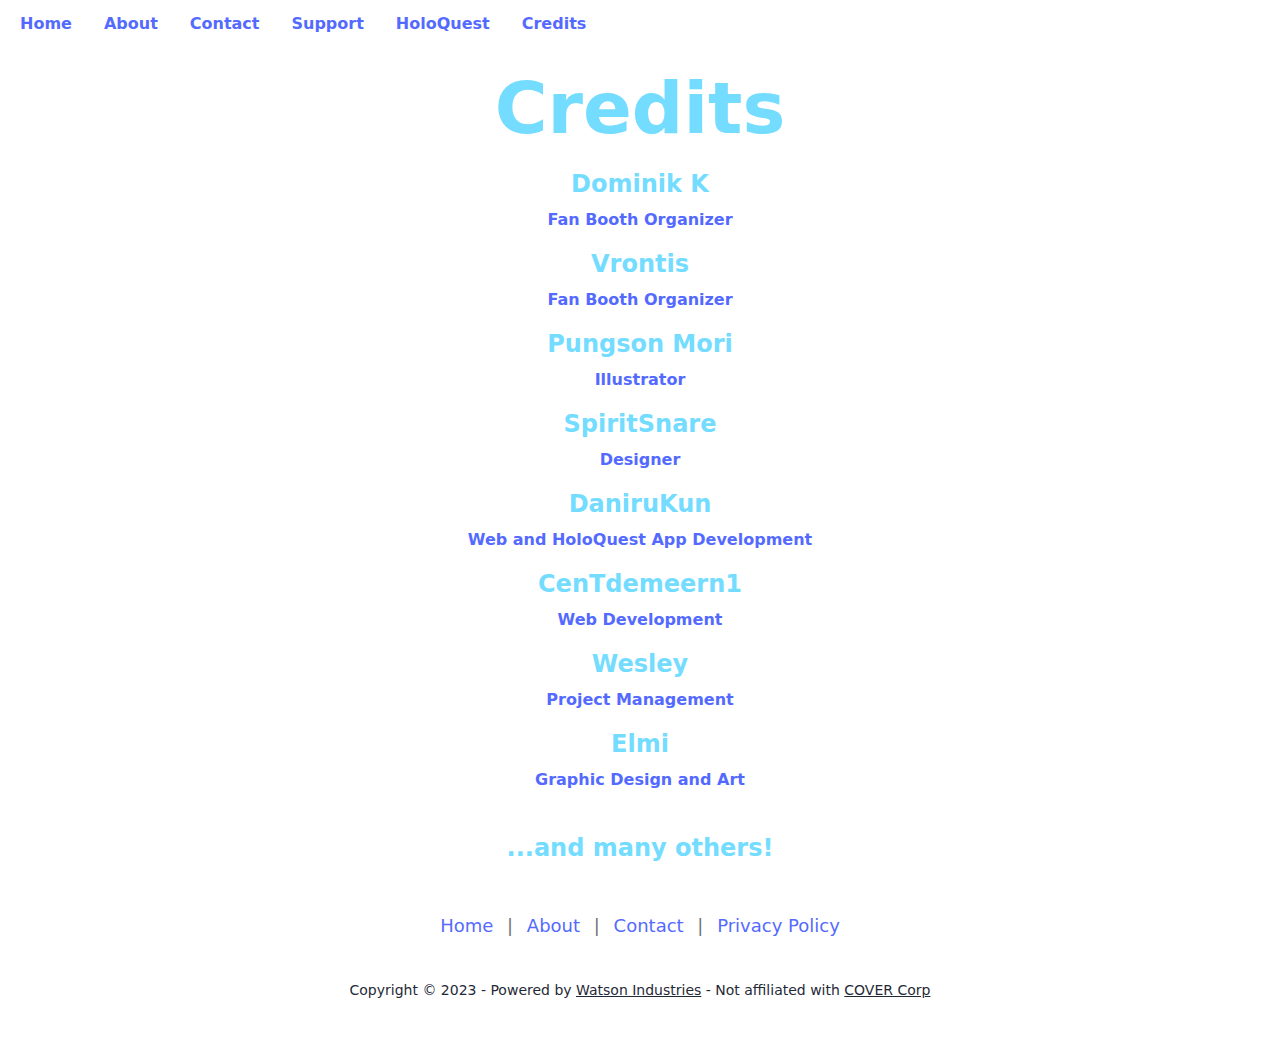
<file: credits.html>
<!DOCTYPE html>
<html lang="en">
	<head>
		<meta charset="utf-8" />
		<link rel="icon" href="./favicon.ico" />
		<link rel="apple-touch-icon" sizes="180x180" href="./apple-touch-icon.png" />
		<link rel="icon" type="image/png" sizes="32x32" href="./favicon-32x32.png" />
		<link rel="icon" type="image/png" sizes="16x16" href="./favicon-16x16.png" />
		<link rel="manifest" href="./site.webmanifest" />
		<meta name="viewport" content="width=device-width" />
		<script
			defer
			data-domain="hololivefanbooth.com"
			src="https://plausible.io/js/script.js"></script>
		
		<link href="./_app/immutable/assets/0.18f6c28a.css" rel="stylesheet">
		<link rel="modulepreload" href="./_app/immutable/entry/start.0bc07d5d.js">
		<link rel="modulepreload" href="./_app/immutable/chunks/index.ad94ce4b.js">
		<link rel="modulepreload" href="./_app/immutable/chunks/singletons.e6f82ff6.js">
		<link rel="modulepreload" href="./_app/immutable/entry/app.d472156b.js">
		<link rel="modulepreload" href="./_app/immutable/nodes/0.e16ce645.js">
		<link rel="modulepreload" href="./_app/immutable/chunks/fanbooth-logo-large.99602441.js">
		<link rel="modulepreload" href="./_app/immutable/nodes/5.51999215.js"><title>Hololive Fan Booth - Credits</title><!-- HEAD_undefined_START --><!-- HEAD_undefined_END --><!-- HEAD_svelte-1kzd3q9_START --><meta name="description" content="Credits to people that helped with the booth."><!-- HEAD_svelte-1kzd3q9_END -->
	</head>
	<body data-sveltekit-preload-data="hover">
		<div style="display: contents">




<div class="flex justify-end md:hidden"><div style="display: contents; --color:#73dcff;">


<button class="hamburger hamburger--spin svelte-jas1sv" aria-label="Hamburger menu"><span class="hamburger-box svelte-jas1sv"><span class="hamburger-inner svelte-jas1sv"></span></span>
</button></div></div>

<div class="hidden md:flex justify-start space-x-4"><ul class="menu menu-horizontal px-1 text-secondary font-semibold dark:text-primary"><li><a href="/" class="hover:text-primary-focus">Home</a></li><li><a href="/about" class="hover:text-primary-focus">About</a></li><li><a href="/contact" class="hover:text-primary-focus">Contact</a></li><li><a href="/#support" class="hover:text-primary-focus">Support</a></li><li><a href="/holoquest" class="hover:text-primary-focus">HoloQuest</a></li><li><a href="/credits" class="hover:text-primary-focus">Credits</a></li></ul></div>





<h1 class="text-7xl text-primary font-bold text-center my-6">Credits</h1>

<div class="space-y-4"><div class="flex flex-col items-center justify-center space-y-2"><a href="https://twitter.com/Dominik_KFBeats" class="text-2xl font-semibold text-primary transition-colors hover:text-primary-focus">Dominik K</a>
			<p class="font-semibold text-secondary">Fan Booth Organizer</p>
		</div><div class="flex flex-col items-center justify-center space-y-2"><a href="https://vrontis.dev" class="text-2xl font-semibold text-primary transition-colors hover:text-primary-focus">Vrontis</a>
			<p class="font-semibold text-secondary">Fan Booth Organizer</p>
		</div><div class="flex flex-col items-center justify-center space-y-2"><a href="https://twitter.com/333aalloonnHD" class="text-2xl font-semibold text-primary transition-colors hover:text-primary-focus">Pungson Mori</a>
			<p class="font-semibold text-secondary">Illustrator</p>
		</div><div class="flex flex-col items-center justify-center space-y-2"><a href="https://twitter.com/Spiritsnare" class="text-2xl font-semibold text-primary transition-colors hover:text-primary-focus">SpiritSnare</a>
			<p class="font-semibold text-secondary">Designer</p>
		</div><div class="flex flex-col items-center justify-center space-y-2"><a href="https://twitter.com/DaniruKun" class="text-2xl font-semibold text-primary transition-colors hover:text-primary-focus">DaniruKun</a>
			<p class="font-semibold text-secondary">Web and HoloQuest App Development</p>
		</div><div class="flex flex-col items-center justify-center space-y-2"><a href="https://linktr.ee/centdemeern1" class="text-2xl font-semibold text-primary transition-colors hover:text-primary-focus">CenTdemeern1</a>
			<p class="font-semibold text-secondary">Web Development</p>
		</div><div class="flex flex-col items-center justify-center space-y-2"><a href="#" class="text-2xl font-semibold text-primary transition-colors hover:text-primary-focus">Wesley</a>
			<p class="font-semibold text-secondary">Project Management</p>
		</div><div class="flex flex-col items-center justify-center space-y-2"><a href="https://twitter.com/Elmi39Project" class="text-2xl font-semibold text-primary transition-colors hover:text-primary-focus">Elmi</a>
			<p class="font-semibold text-secondary">Graphic Design and Art</p>
		</div>
	<br>
	<p class="text-2xl font-semibold text-primary text-center">...and many others!</p></div>

<footer class="footer footer-center p-4 bg-base-100 text-base-content my-8"><div class="space-y-8"><p class="text-lg"><a href="/" class="mt-2 font-medium link link-secondary link-hover transition duration-400 ease-in-out">Home</a>
			<span class="text-neutral-500 mx-2">|</span>
			<a href="/about" class="mt-2 font-medium link link-secondary link-hover transition duration-400 ease-in-out">About</a>
			<span class="text-neutral-500 mx-2">|</span>
			<a href="/contact" class="mt-2 font-medium link link-secondary link-hover transition duration-400 ease-in-out">Contact</a>
			<span class="text-neutral-500 mx-2">|</span>
			<a href="/privacy" class="mt-2 font-medium link link-secondary link-hover transition duration-400 ease-in-out">Privacy Policy</a></p>
		<p>Copyright © 2023 - Powered by
			<a href="https://github.com/watsonindustries" class="link">Watson Industries</a> - Not
			affiliated with <a href="https://cover-corp.com" class="link">COVER Corp</a></p></div></footer>


			
			<script>
				{
					__sveltekit_1bst5p1 = {
						base: new URL(".", location).pathname.slice(0, -1),
						env: {}
					};

					const element = document.currentScript.parentElement;

					const data = [null,null];

					Promise.all([
						import("./_app/immutable/entry/start.0bc07d5d.js"),
						import("./_app/immutable/entry/app.d472156b.js")
					]).then(([kit, app]) => {
						kit.start(app, element, {
							node_ids: [0, 5],
							data,
							form: null,
							error: null
						});
					});
				}
			</script>
		</div>
	</body>
</html>
</file>
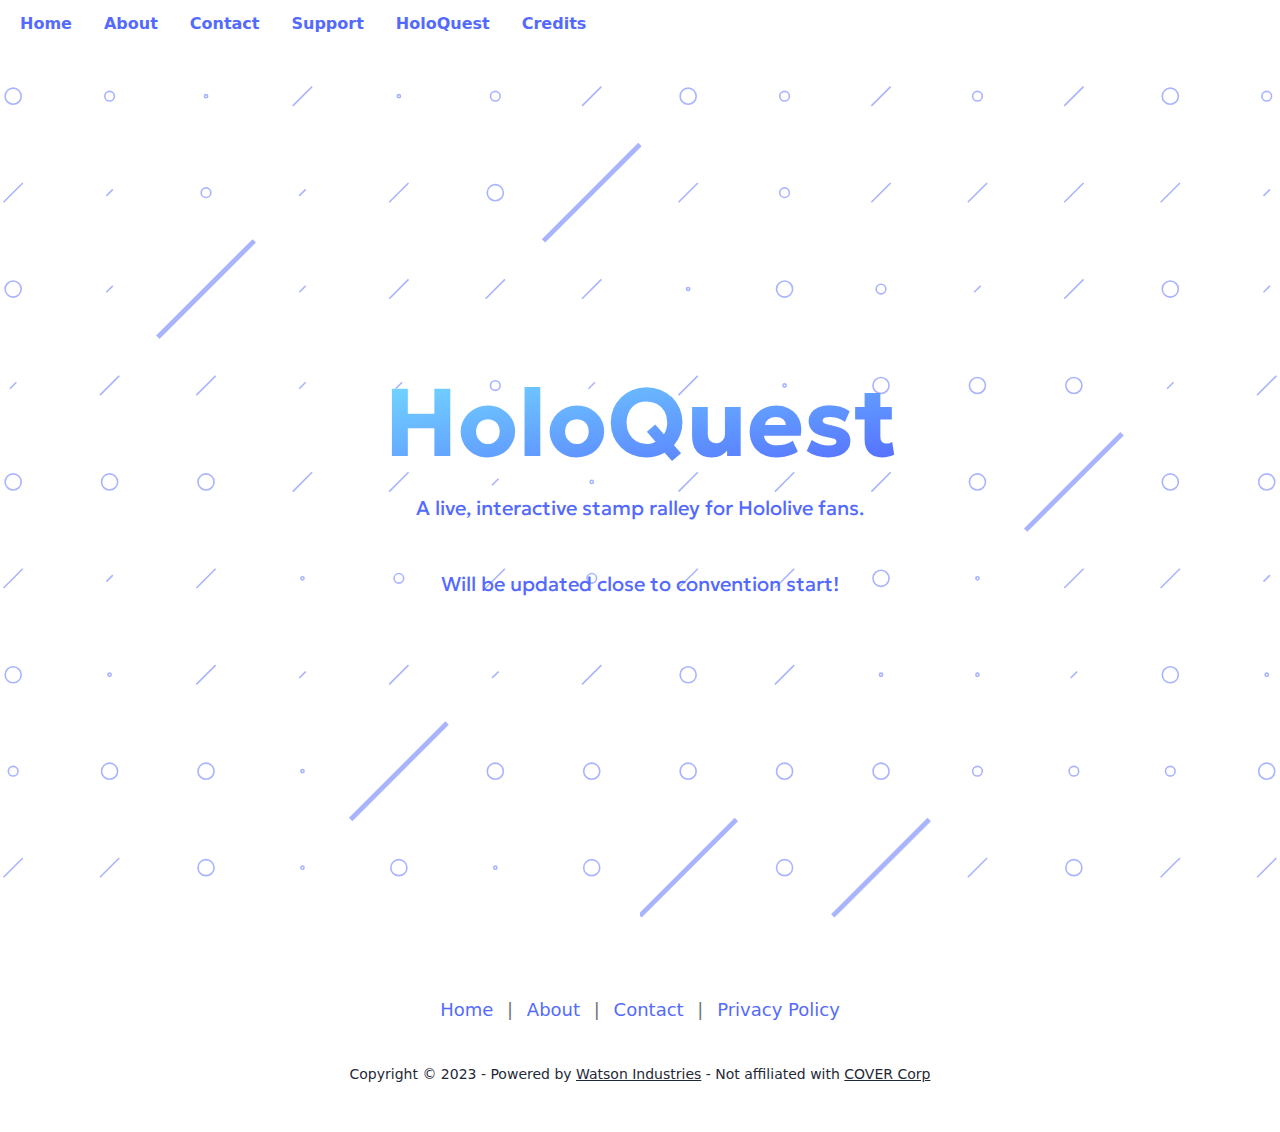
<file: holoquest.html>
<!DOCTYPE html>
<html lang="en">
	<head>
		<meta charset="utf-8" />
		<link rel="icon" href="./favicon.ico" />
		<link rel="apple-touch-icon" sizes="180x180" href="./apple-touch-icon.png" />
		<link rel="icon" type="image/png" sizes="32x32" href="./favicon-32x32.png" />
		<link rel="icon" type="image/png" sizes="16x16" href="./favicon-16x16.png" />
		<link rel="manifest" href="./site.webmanifest" />
		<meta name="viewport" content="width=device-width" />
		<script
			defer
			data-domain="hololivefanbooth.com"
			src="https://plausible.io/js/script.js"></script>
		
		<link href="./_app/immutable/assets/0.18f6c28a.css" rel="stylesheet">
		<link rel="modulepreload" href="./_app/immutable/entry/start.0bc07d5d.js">
		<link rel="modulepreload" href="./_app/immutable/chunks/index.ad94ce4b.js">
		<link rel="modulepreload" href="./_app/immutable/chunks/singletons.e6f82ff6.js">
		<link rel="modulepreload" href="./_app/immutable/entry/app.d472156b.js">
		<link rel="modulepreload" href="./_app/immutable/nodes/0.e16ce645.js">
		<link rel="modulepreload" href="./_app/immutable/chunks/fanbooth-logo-large.99602441.js">
		<link rel="modulepreload" href="./_app/immutable/nodes/6.6ff6cc13.js">
		<link rel="modulepreload" href="./_app/immutable/chunks/MetaTags.c4f0177a.js"><title></title><!-- HEAD_undefined_START --><!-- HEAD_undefined_END --><!-- HEAD_svelte-1mjr63e_START --><meta name="description" content="HoloQuest app landing page."><!-- HEAD_svelte-1mjr63e_END --><!-- HEAD_svelte-1h7w4y4_START --><meta name="robots" content="index,follow"><meta name="googlebot" content="index,follow"><meta name="twitter:card" content="summary_large_image">
    
    
    
    
    
    <meta property="og:url" content="https://www.hololivefanbooth.com">

    <meta property="og:type" content="website">
      

    <meta property="og:title" content="Hololive Fan Booth - HoloQuest">

    <meta property="og:description" content="HoloQuest - A fan stamp rally for DoKomi 2024">

    <meta property="og:image" content="https://www.hololivefanbooth.com/_app/immutable/assets/holoquest-twitter-card.d85d640e.png">
        <meta property="og:image:alt" content="HoloQuest app">
        <meta property="og:image:width" content="700">
        <meta property="og:image:height" content="466">

    

    

    <meta property="og:image:secure_url" content="https://www.hololivefanbooth.com/_app/immutable/assets/holoquest-twitter-card.d85d640e.png"><meta property="twitter:image:src" content="https://www.hololivefanbooth.com/_app/immutable/assets/holoquest-twitter-card.d85d640e.png"><!-- HEAD_svelte-1h7w4y4_END -->
	</head>
	<body data-sveltekit-preload-data="hover">
		<div style="display: contents">




<div class="flex justify-end md:hidden"><div style="display: contents; --color:#73dcff;">


<button class="hamburger hamburger--spin svelte-jas1sv" aria-label="Hamburger menu"><span class="hamburger-box svelte-jas1sv"><span class="hamburger-inner svelte-jas1sv"></span></span>
</button></div></div>

<div class="hidden md:flex justify-start space-x-4"><ul class="menu menu-horizontal px-1 text-secondary font-semibold dark:text-primary"><li><a href="/" class="hover:text-primary-focus">Home</a></li><li><a href="/about" class="hover:text-primary-focus">About</a></li><li><a href="/contact" class="hover:text-primary-focus">Contact</a></li><li><a href="/#support" class="hover:text-primary-focus">Support</a></li><li><a href="/holoquest" class="hover:text-primary-focus">HoloQuest</a></li><li><a href="/credits" class="hover:text-primary-focus">Credits</a></li></ul></div>







<div class="hero min-h-screen bg-base-100 bg-sprinkle"><div class="hero-content text-center"><div class="max-w-xl"><h1 class="text-6xl lg:text-8xl font-bold font-geologica text-transparent bg-clip-text bg-gradient-to-br from-primary to-secondary">HoloQuest
			</h1>
			<p class="py-6 text-xl font-geologica text-secondary">A live, interactive stamp ralley for Hololive fans.
			</p>
			<p class="py-6 text-xl font-geologica text-secondary">Will be updated close to convention start!
			</p>
			</div></div></div>


<footer class="footer footer-center p-4 bg-base-100 text-base-content my-8"><div class="space-y-8"><p class="text-lg"><a href="/" class="mt-2 font-medium link link-secondary link-hover transition duration-400 ease-in-out">Home</a>
			<span class="text-neutral-500 mx-2">|</span>
			<a href="/about" class="mt-2 font-medium link link-secondary link-hover transition duration-400 ease-in-out">About</a>
			<span class="text-neutral-500 mx-2">|</span>
			<a href="/contact" class="mt-2 font-medium link link-secondary link-hover transition duration-400 ease-in-out">Contact</a>
			<span class="text-neutral-500 mx-2">|</span>
			<a href="/privacy" class="mt-2 font-medium link link-secondary link-hover transition duration-400 ease-in-out">Privacy Policy</a></p>
		<p>Copyright © 2023 - Powered by
			<a href="https://github.com/watsonindustries" class="link">Watson Industries</a> - Not
			affiliated with <a href="https://cover-corp.com" class="link">COVER Corp</a></p></div></footer>


			
			<script>
				{
					__sveltekit_1bst5p1 = {
						base: new URL(".", location).pathname.slice(0, -1),
						env: {}
					};

					const element = document.currentScript.parentElement;

					const data = [null,null];

					Promise.all([
						import("./_app/immutable/entry/start.0bc07d5d.js"),
						import("./_app/immutable/entry/app.d472156b.js")
					]).then(([kit, app]) => {
						kit.start(app, element, {
							node_ids: [0, 6],
							data,
							form: null,
							error: null
						});
					});
				}
			</script>
		</div>
	</body>
</html>
</file>
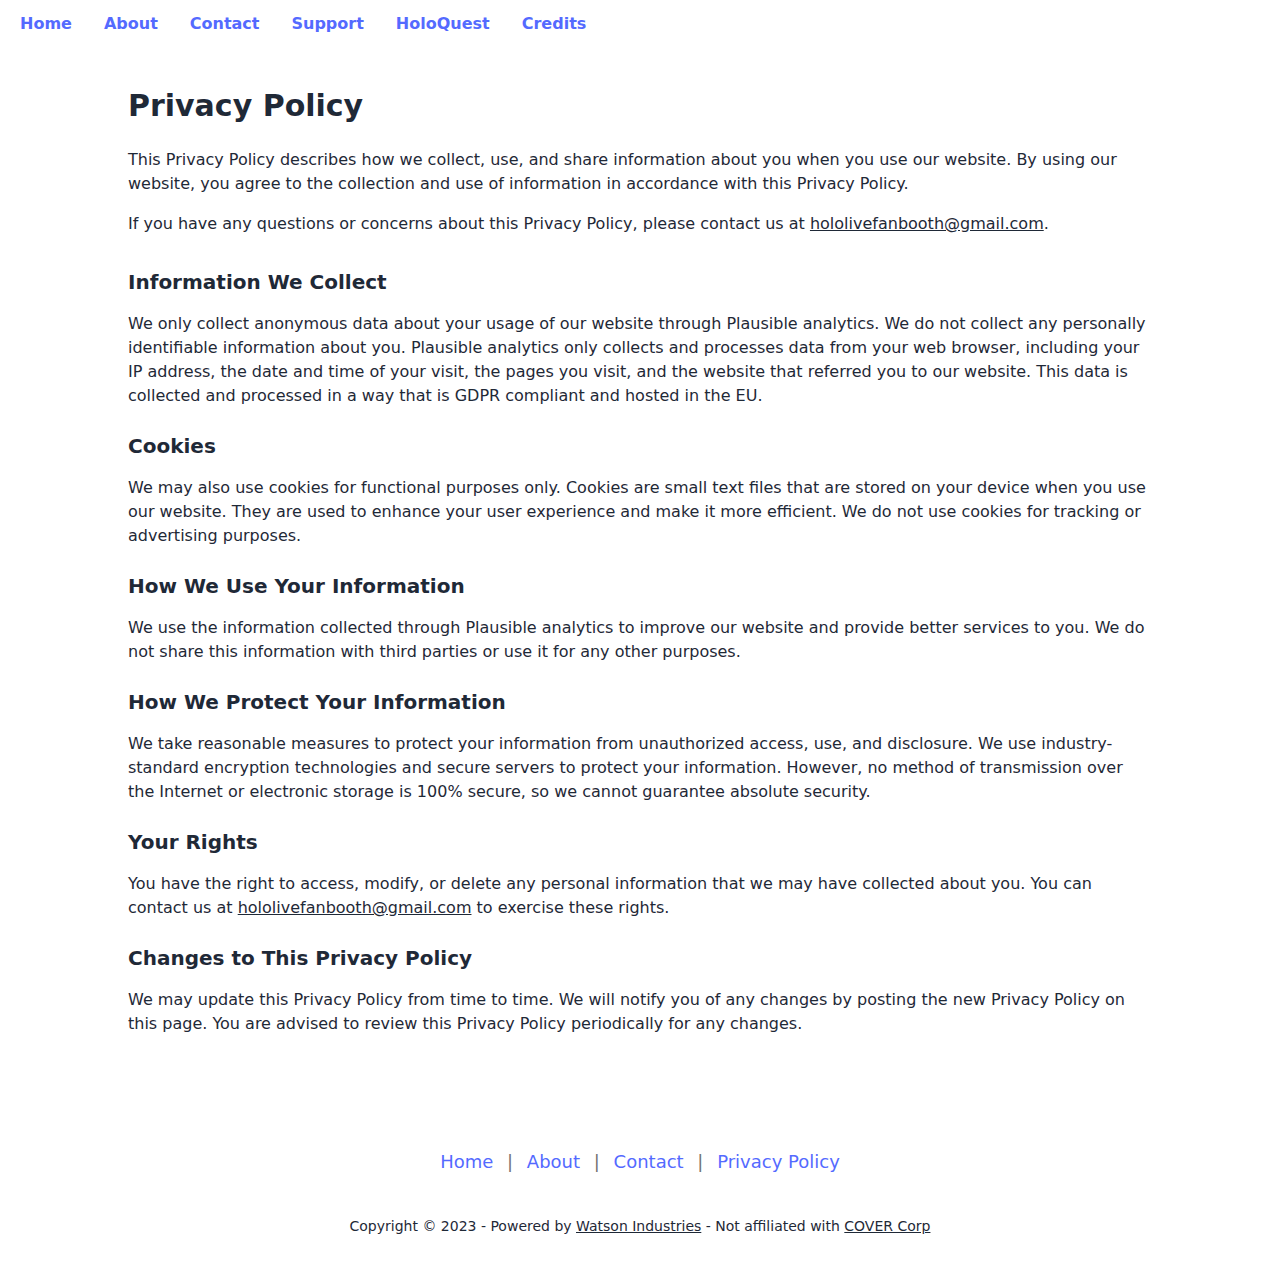
<file: privacy.html>
<!DOCTYPE html>
<html lang="en">
	<head>
		<meta charset="utf-8" />
		<link rel="icon" href="./favicon.ico" />
		<link rel="apple-touch-icon" sizes="180x180" href="./apple-touch-icon.png" />
		<link rel="icon" type="image/png" sizes="32x32" href="./favicon-32x32.png" />
		<link rel="icon" type="image/png" sizes="16x16" href="./favicon-16x16.png" />
		<link rel="manifest" href="./site.webmanifest" />
		<meta name="viewport" content="width=device-width" />
		<script
			defer
			data-domain="hololivefanbooth.com"
			src="https://plausible.io/js/script.js"></script>
		
		<link href="./app/immutable/assets/0.18f6c28a.css" rel="stylesheet">
		<link rel="modulepreload" href="./app/immutable/entry/start.061fdf5a.js">
		<link rel="modulepreload" href="./app/immutable/chunks/index.ad94ce4b.js">
		<link rel="modulepreload" href="./app/immutable/chunks/singletons.c63ad2fe.js">
		<link rel="modulepreload" href="./app/immutable/entry/app.411e739d.js">
		<link rel="modulepreload" href="./app/immutable/nodes/0.573a5a83.js">
		<link rel="modulepreload" href="./app/immutable/chunks/fanbooth-logo-large.99602441.js">
		<link rel="modulepreload" href="./app/immutable/nodes/7.38e21dc7.js"><title>Hololive Fan Booth - Privacy Policy</title><!-- HEAD_undefined_START --><!-- HEAD_undefined_END --><!-- HEAD_svelte-1jg0yh2_START --><!-- HEAD_svelte-1jg0yh2_END -->
	</head>
	<body data-sveltekit-preload-data="hover">
		<div style="display: contents">




<div class="flex justify-end md:hidden"><div style="display: contents; --color:#73dcff;">


<button class="hamburger hamburger--spin svelte-jas1sv" aria-label="Hamburger menu"><span class="hamburger-box svelte-jas1sv"><span class="hamburger-inner svelte-jas1sv"></span></span>
</button></div></div>

<div class="hidden md:flex justify-start space-x-4"><ul class="menu menu-horizontal px-1 text-secondary font-semibold dark:text-primary"><li><a href="/" class="hover:text-primary-focus">Home</a></li><li><a href="/about" class="hover:text-primary-focus">About</a></li><li><a href="/contact" class="hover:text-primary-focus">Contact</a></li><li><a href="/#support" class="hover:text-primary-focus">Support</a></li><li><a href="/holoquest" class="hover:text-primary-focus">HoloQuest</a></li><li><a href="/credits" class="hover:text-primary-focus">Credits</a></li></ul></div>






	<div class="bg-white py-10 px-6 sm:px-12 md:px-16 lg:px-24 xl:px-32"><h1 class="text-3xl font-bold mb-6">Privacy Policy</h1>

		<div class="mb-8"><p class="mb-4">This Privacy Policy describes how we collect, use, and share information about you when you
				use our website. By using our website, you agree to the collection and use of information in
				accordance with this Privacy Policy.
			</p>
			<p>If you have any questions or concerns about this Privacy Policy, please contact us at <a href="mailto:hololivefanbooth@gmail.com" class="underline">hololivefanbooth@gmail.com</a>.
			</p></div>

		<h2 class="text-xl font-bold mb-4">Information We Collect</h2>
		<p class="mb-6">We only collect anonymous data about your usage of our website through Plausible analytics. We
			do not collect any personally identifiable information about you. Plausible analytics only
			collects and processes data from your web browser, including your IP address, the date and
			time of your visit, the pages you visit, and the website that referred you to our website.
			This data is collected and processed in a way that is GDPR compliant and hosted in the EU.
		</p>

		<h2 class="text-xl font-bold mb-4">Cookies</h2>
		<p class="mb-6">We may also use cookies for functional purposes only. Cookies are small text files that are
			stored on your device when you use our website. They are used to enhance your user experience
			and make it more efficient. We do not use cookies for tracking or advertising purposes.
		</p>

		<h2 class="text-xl font-bold mb-4">How We Use Your Information</h2>
		<p class="mb-6">We use the information collected through Plausible analytics to improve our website and
			provide better services to you. We do not share this information with third parties or use it
			for any other purposes.
		</p>

		<h2 class="text-xl font-bold mb-4">How We Protect Your Information</h2>
		<p class="mb-6">We take reasonable measures to protect your information from unauthorized access, use, and
			disclosure. We use industry-standard encryption technologies and secure servers to protect
			your information. However, no method of transmission over the Internet or electronic storage
			is 100% secure, so we cannot guarantee absolute security.
		</p>

		<h2 class="text-xl font-bold mb-4">Your Rights</h2>
		<p class="mb-6">You have the right to access, modify, or delete any personal information that we may have
			collected about you. You can contact us at <a href="mailto:hololivefanbooth@gmail.com" class="underline">hololivefanbooth@gmail.com</a> to exercise these rights.
		</p>

		<h2 class="text-xl font-bold mb-4">Changes to This Privacy Policy</h2>
		<p class="mb-6">We may update this Privacy Policy from time to time. We will notify you of any changes by
			posting the new Privacy Policy on this page. You are advised to review this Privacy Policy
			periodically for any changes.
		</p></div>

<footer class="footer footer-center p-4 bg-base-100 text-base-content my-8"><div class="space-y-8"><p class="text-lg"><a href="/" class="mt-2 font-medium link link-secondary link-hover transition duration-400 ease-in-out">Home</a>
			<span class="text-neutral-500 mx-2">|</span>
			<a href="/about" class="mt-2 font-medium link link-secondary link-hover transition duration-400 ease-in-out">About</a>
			<span class="text-neutral-500 mx-2">|</span>
			<a href="/contact" class="mt-2 font-medium link link-secondary link-hover transition duration-400 ease-in-out">Contact</a>
			<span class="text-neutral-500 mx-2">|</span>
			<a href="/privacy" class="mt-2 font-medium link link-secondary link-hover transition duration-400 ease-in-out">Privacy Policy</a></p>
		<p>Copyright © 2023 - Powered by
			<a href="https://github.com/watsonindustries" class="link">Watson Industries</a> - Not
			affiliated with <a href="https://cover-corp.com" class="link">COVER Corp</a></p></div></footer>


			
			<script>
				{
					__sveltekit_ckgelw = {
						base: new URL(".", location).pathname.slice(0, -1),
						env: {}
					};

					const element = document.currentScript.parentElement;

					const data = [null,null];

					Promise.all([
						import("./app/immutable/entry/start.061fdf5a.js"),
						import("./app/immutable/entry/app.411e739d.js")
					]).then(([kit, app]) => {
						kit.start(app, element, {
							node_ids: [0, 7],
							data,
							form: null,
							error: null
						});
					});
				}
			</script>
		</div>
	</body>
</html>
</file>
<file: style.css>
/* base */

body {
	background-color: #222222;
	margin-left: 3%;
	margin-top: 3%;
	font-family: Arial, Helvetica, sans-serif;
	color: aliceblue;
}

/* links */

a:link {
	color: cornflowerblue;
}

a:visited {
	color: cadetblue;
}

a:hover {
	color: aquamarine;
}

a:active {
	color: aqua;
}
</file>
<file: vtuber-toolkit/assets/css/styles.e623bc72.css>
.icon.outbound{position:relative;display:inline-block;color:#aaa;vertical-align:middle;top:-1px}
:root{--c-brand:#3eaf7c;--c-brand-light:#4abf8a;--c-bg:#ffffff;--c-bg-light:#f3f4f5;--c-bg-lighter:#eeeeee;--c-bg-navbar:var(--c-bg);--c-bg-sidebar:var(--c-bg);--c-bg-arrow:#cccccc;--c-text:#2c3e50;--c-text-accent:var(--c-brand);--c-text-light:#3a5169;--c-text-lighter:#4e6e8e;--c-text-lightest:#6a8bad;--c-text-quote:#999999;--c-border:#eaecef;--c-border-dark:#dfe2e5;--c-tip:#42b983;--c-tip-bg:var(--c-bg-light);--c-tip-title:var(--c-text);--c-tip-text:var(--c-text);--c-tip-text-accent:var(--c-text-accent);--c-warning:#e7c000;--c-warning-bg:#fffae3;--c-warning-title:#ad9000;--c-warning-text:#746000;--c-warning-text-accent:var(--c-text);--c-danger:#cc0000;--c-danger-bg:#ffe0e0;--c-danger-title:#990000;--c-danger-text:#660000;--c-danger-text-accent:var(--c-text);--c-details-bg:#eeeeee;--c-badge-tip:var(--c-tip);--c-badge-warning:var(--c-warning);--c-badge-danger:var(--c-danger);--t-color:0.3s ease;--t-transform:0.3s ease;--code-bg-color:#282c34;--code-hl-bg-color:rgba(0, 0, 0, 0.66);--code-ln-color:#9e9e9e;--code-ln-wrapper-width:3.5rem;--font-family:-apple-system, BlinkMacSystemFont, "Segoe UI", Roboto, Oxygen, Ubuntu, Cantarell, "Fira Sans", "Droid Sans", "Helvetica Neue", sans-serif;--font-family-code:Consolas, Monaco, "Andale Mono", "Ubuntu Mono", monospace;--navbar-height:3.6rem;--navbar-padding-v:0.7rem;--navbar-padding-h:1.5rem;--sidebar-width:20rem;--sidebar-width-mobile:calc(var(--sidebar-width) * 0.82);--content-width:740px;--homepage-width:960px}.back-to-top{--back-to-top-color:var(--c-brand);--back-to-top-color-hover:var(--c-brand-light)}.DocSearch{--docsearch-primary-color:var(--c-brand);--docsearch-text-color:var(--c-text);--docsearch-highlight-color:var(--c-brand);--docsearch-muted-color:var(--c-text-quote);--docsearch-container-background:rgba(9, 10, 17, 0.8);--docsearch-modal-background:var(--c-bg-light);--docsearch-searchbox-background:var(--c-bg-lighter);--docsearch-searchbox-focus-background:var(--c-bg);--docsearch-searchbox-shadow:inset 0 0 0 2px var(--c-brand);--docsearch-hit-color:var(--c-text-light);--docsearch-hit-active-color:var(--c-bg);--docsearch-hit-background:var(--c-bg);--docsearch-hit-shadow:0 1px 3px 0 var(--c-border-dark);--docsearch-footer-background:var(--c-bg)}.medium-zoom-overlay{--medium-zoom-bg-color:var(--c-bg)}#nprogress{--nprogress-color:var(--c-brand)}.pwa-popup{--pwa-popup-text-color:var(--c-text);--pwa-popup-bg-color:var(--c-bg);--pwa-popup-border-color:var(--c-brand);--pwa-popup-shadow:0 4px 16px var(--c-brand);--pwa-popup-btn-text-color:var(--c-bg);--pwa-popup-btn-bg-color:var(--c-brand);--pwa-popup-btn-hover-bg-color:var(--c-brand-light)}.search-box{--search-bg-color:var(--c-bg);--search-accent-color:var(--c-brand);--search-text-color:var(--c-text);--search-border-color:var(--c-border);--search-item-text-color:var(--c-text-lighter);--search-item-focus-bg-color:var(--c-bg-light)}html.dark{--c-brand:#3aa675;--c-brand-light:#349469;--c-bg:#22272e;--c-bg-light:#2b313a;--c-bg-lighter:#262c34;--c-text:#adbac7;--c-text-light:#96a7b7;--c-text-lighter:#8b9eb0;--c-text-lightest:#8094a8;--c-border:#3e4c5a;--c-border-dark:#34404c;--c-tip:#318a62;--c-warning:#ceab00;--c-warning-bg:#7e755b;--c-warning-title:#ceac03;--c-warning-text:#362e00;--c-danger:#940000;--c-danger-bg:#806161;--c-danger-title:#610000;--c-danger-text:#3a0000;--c-details-bg:#323843;--code-hl-bg-color:#363b46;color-scheme:dark}html.dark .DocSearch{--docsearch-logo-color:var(--c-text);--docsearch-modal-shadow:inset 1px 1px 0 0 #2c2e40, 0 3px 8px 0 #000309;--docsearch-key-shadow:inset 0 -2px 0 0 #282d55, inset 0 0 1px 1px #51577d, 0 2px 2px 0 rgba(3, 4, 9, 0.3);--docsearch-key-gradient:linear-gradient(-225deg, #444950, #1c1e21);--docsearch-footer-shadow:inset 0 1px 0 0 rgba(73, 76, 106, 0.5), 0 -4px 8px 0 rgba(0, 0, 0, 0.2)}body,html{padding:0;margin:0;background-color:var(--c-bg);transition:background-color var(--t-color)}body{font-family:var(--font-family);-webkit-font-smoothing:antialiased;-moz-osx-font-smoothing:grayscale;font-size:16px;color:var(--c-text)}a,p a code{color:var(--c-text-accent)}a{font-weight:500;overflow-wrap:break-word}p a code{font-weight:400}code,kbd{font-family:var(--font-family-code)}kbd{background:var(--c-bg-lighter);border:solid .15rem var(--c-border-dark);border-bottom:solid .25rem var(--c-border-dark);border-radius:.15rem;padding:0 .15em}code{color:var(--c-text-lighter);padding:.25rem .5rem;font-size:.85em;background-color:var(--c-bg-light);border-radius:3px;overflow-wrap:break-word;transition:background-color var(--t-color),color var(--t-color)}blockquote{color:var(--c-text-quote);border-left:.2rem solid var(--c-border-dark);margin:1rem 0;padding:.25rem 0 .25rem 1rem}blockquote>p,code{margin:0}ol,ul{padding-left:1.2em}strong{font-weight:600}h1,h2,h3,h4,h5,h6{font-weight:600;line-height:1.25}h1:hover .header-anchor,h2:hover .header-anchor,h3:hover .header-anchor,h4:hover .header-anchor,h5:hover .header-anchor,h6:hover .header-anchor{opacity:1}h1{font-size:2.2rem}h2{font-size:1.65rem;padding-bottom:.3rem;border-bottom:1px solid var(--c-border);transition:border-color var(--t-color)}h3{font-size:1.35rem}h4{font-size:1.15rem}h5{font-size:1.05rem}blockquote,h6{font-size:1rem}a.header-anchor{font-size:.85em;float:left;margin-left:-.87em;padding-right:.23em;margin-top:.125em;opacity:0}a,a.header-anchor:hover{text-decoration:none}a.header-anchor:focus-visible{opacity:1}ol,p,ul{line-height:1.7}hr{border:0;border-top:1px solid var(--c-border)}table{border-collapse:collapse;margin:1rem 0;display:block;overflow-x:auto}tr{border-top:1px solid var(--c-border-dark)}tr:nth-child(2n){background-color:var(--c-bg-light)}td,th{border:1px solid var(--c-border-dark);padding:.6em 1em}.arrow,.badge{display:inline-block}.arrow{width:0;height:0}.arrow.down,.arrow.up{border-left:4px solid transparent;border-right:4px solid transparent}.arrow.up{border-bottom:6px solid var(--c-bg-arrow)}.arrow.down{border-top:6px solid var(--c-bg-arrow)}.arrow.left,.arrow.right{border-top:4px solid transparent;border-bottom:4px solid transparent}.arrow.right{border-left:6px solid var(--c-bg-arrow)}.arrow.left{border-right:6px solid var(--c-bg-arrow)}.badge{font-size:14px;height:18px;line-height:18px;border-radius:3px;padding:0 6px;color:var(--c-bg);vertical-align:top;transition:color var(--t-color),background-color var(--t-color)}.badge.tip{background-color:var(--c-badge-tip)}.badge.warning{background-color:var(--c-badge-warning)}.badge.danger{background-color:var(--c-badge-danger)}.badge+.badge{margin-left:5px}code[class*=language-],pre[class*=language-]{color:#ccc;background:0 0;font-family:var(--font-family-code);font-size:1em;text-align:left;white-space:pre;word-spacing:normal;word-break:normal;word-wrap:normal;line-height:1.5;-moz-tab-size:4;-o-tab-size:4;tab-size:4;-webkit-hyphens:none;-ms-hyphens:none;hyphens:none}pre[class*=language-]{padding:1em;margin:.5em 0;overflow:auto}:not(pre)>code[class*=language-],pre[class*=language-]{background:#2d2d2d}:not(pre)>code[class*=language-]{padding:.1em;border-radius:.3em;white-space:normal}.token.block-comment,.token.cdata,.token.comment,.token.doctype,.token.prolog{color:#999}.token.punctuation{color:#ccc}.token.attr-name,.token.deleted,.token.namespace,.token.tag{color:#ec5975}.token.function-name{color:#6196cc}.token.boolean,.token.function,.token.number{color:#f08d49}.token.class-name,.token.constant,.token.property,.token.symbol{color:#f8c555}.token.atrule,.token.builtin,.token.important,.token.keyword,.token.selector{color:#cc99cd}.token.attr-value,.token.char,.token.regex,.token.string,.token.variable{color:#7ec699}.token.entity,.token.operator,.token.url{color:#67cdcc}.token.bold,.token.important{font-weight:700}.token.italic{font-style:italic}.token.entity{cursor:help}.token.inserted{color:#3eaf7c}.theme-default-content pre,.theme-default-content pre[class*=language-]{line-height:1.4;padding:1.25rem 1.5rem;margin:.85rem 0;border-radius:6px;overflow:auto}.theme-default-content pre code,.theme-default-content pre[class*=language-] code{color:#fff;padding:0;background-color:transparent;border-radius:0;overflow-wrap:unset;-webkit-font-smoothing:auto;-moz-osx-font-smoothing:auto}.theme-default-content .line-number{font-family:var(--font-family-code)}div[class*=language-]{position:relative;background-color:var(--code-bg-color);border-radius:6px}div[class*=language-]::before{position:absolute;z-index:3;top:.8em;right:1em;font-size:.75rem;color:var(--code-ln-color)}div[class*=language-] pre,div[class*=language-] pre[class*=language-]{background:0 0!important;position:relative;z-index:1}div[class*=language-] .highlight-lines{-webkit-user-select:none;-moz-user-select:none;-ms-user-select:none;user-select:none;padding-top:1.3rem;position:absolute;top:0;left:0;width:100%;line-height:1.4}div[class*=language-] .highlight-lines .highlight-line{background-color:var(--code-hl-bg-color)}div[class*=language-]:not(.line-numbers-mode) .line-numbers{display:none}div[class*=language-].line-numbers-mode .highlight-lines .highlight-line{position:relative}div[class*=language-].line-numbers-mode .highlight-lines .highlight-line::before{content:" ";position:absolute;z-index:2;left:0;top:0;display:block;width:var(--code-ln-wrapper-width);height:100%}div[class*=language-].line-numbers-mode pre{margin-left:var(--code-ln-wrapper-width);padding-left:1rem;vertical-align:middle}div[class*=language-].line-numbers-mode .line-numbers{position:absolute;top:0;width:var(--code-ln-wrapper-width);text-align:center;color:var(--code-ln-color);padding-top:1.25rem;line-height:1.4}div[class*=language-].line-numbers-mode .line-numbers .line-number,div[class*=language-].line-numbers-mode .line-numbers br{-webkit-user-select:none;-moz-user-select:none;-ms-user-select:none;user-select:none}div[class*=language-].line-numbers-mode .line-numbers .line-number{position:relative;z-index:3;font-size:.85em}div[class*=language-].line-numbers-mode::after{content:"";position:absolute;top:0;left:0;width:var(--code-ln-wrapper-width);height:100%;border-radius:6px 0 0 6px;border-right:1px solid var(--code-hl-bg-color)}div[class*=language-].ext-c:before{content:"c"}div[class*=language-].ext-cpp:before{content:"cpp"}div[class*=language-].ext-cs:before{content:"cs"}div[class*=language-].ext-css:before{content:"css"}div[class*=language-].ext-dart:before{content:"dart"}div[class*=language-].ext-docker:before{content:"docker"}div[class*=language-].ext-fs:before{content:"fs"}div[class*=language-].ext-go:before{content:"go"}div[class*=language-].ext-html:before{content:"html"}div[class*=language-].ext-java:before{content:"java"}div[class*=language-].ext-js:before{content:"js"}div[class*=language-].ext-json:before{content:"json"}div[class*=language-].ext-kt:before{content:"kt"}div[class*=language-].ext-less:before{content:"less"}div[class*=language-].ext-makefile:before{content:"makefile"}div[class*=language-].ext-md:before{content:"md"}div[class*=language-].ext-php:before{content:"php"}div[class*=language-].ext-py:before{content:"py"}div[class*=language-].ext-rb:before{content:"rb"}div[class*=language-].ext-rs:before{content:"rs"}div[class*=language-].ext-sass:before{content:"sass"}div[class*=language-].ext-scss:before{content:"scss"}div[class*=language-].ext-sh:before{content:"sh"}div[class*=language-].ext-styl:before{content:"styl"}div[class*=language-].ext-ts:before{content:"ts"}div[class*=language-].ext-toml:before{content:"toml"}div[class*=language-].ext-vue:before{content:"vue"}div[class*=language-].ext-yml:before{content:"yml"}@media (max-width:419px){.theme-default-content div[class*=language-]{margin:.85rem -1.5rem;border-radius:0}}.code-group__nav{margin-top:.85rem;margin-bottom:calc(-1.7rem - 6px);padding-bottom:calc(1.7rem - 6px);padding-left:10px;padding-top:10px;border-top-left-radius:6px;border-top-right-radius:6px;background-color:var(--code-bg-color)}.code-group__ul{margin:auto 0;padding-left:0;display:inline-flex;list-style:none}.code-group__nav-tab{border:0;padding:5px;cursor:pointer;background-color:transparent;font-size:.85em;line-height:1.4;color:rgba(255,255,255,.9);font-weight:600}.code-group__nav-tab:focus{outline:0}.code-group__nav-tab:focus-visible{outline:1px solid rgba(255,255,255,.9)}.code-group__nav-tab-active{border-bottom:var(--c-brand) 1px solid}@media (max-width:419px){.code-group__nav{margin-left:-1.5rem;margin-right:-1.5rem;border-radius:0}}.code-group-item,.dropdown-wrapper .nav-dropdown .dropdown-item .dropdown-subtitle>a.router-link-active::after{display:none}.code-group-item__active{display:block}.code-group-item>pre{background-color:orange}.custom-container{transition:color var(--t-color),border-color var(--t-color),background-color var(--t-color)}.custom-container .custom-container-title{font-weight:600;margin-bottom:-.4rem}.custom-container.danger,.custom-container.tip,.custom-container.warning{padding:.1rem 1.5rem;border-left-width:.5rem;border-left-style:solid;margin:1rem 0}.custom-container.tip{border-color:var(--c-tip);background-color:var(--c-tip-bg);color:var(--c-tip-text)}.custom-container.tip .custom-container-title{color:var(--c-tip-title)}.custom-container.tip a{color:var(--c-tip-text-accent)}.custom-container.warning{border-color:var(--c-warning);background-color:var(--c-warning-bg);color:var(--c-warning-text)}.custom-container.warning .custom-container-title{color:var(--c-warning-title)}.custom-container.warning a{color:var(--c-warning-text-accent)}.custom-container.danger{border-color:var(--c-danger);background-color:var(--c-danger-bg);color:var(--c-danger-text)}.custom-container.danger .custom-container-title{color:var(--c-danger-title)}.custom-container.danger a{color:var(--c-danger-text-accent)}.custom-container.details{display:block;position:relative;border-radius:2px;margin:1.6em 0;padding:1.6em;background-color:var(--c-details-bg)}.custom-container.details h4{margin-top:0}.custom-container.details figure:last-child,.custom-container.details p:last-child{margin-bottom:0;padding-bottom:0}.custom-container.details summary{outline:0;cursor:pointer}.dropdown-wrapper{cursor:pointer}.dropdown-wrapper .dropdown-title,.dropdown-wrapper .mobile-dropdown-title{display:block;font-size:.9rem;font-family:inherit;cursor:inherit;padding:inherit;line-height:1.4rem;background:0 0;border:0;font-weight:500;color:var(--c-text)}.dropdown-wrapper .mobile-dropdown-title{display:none;font-weight:600;font-size:inherit}.dropdown-wrapper .dropdown-title:hover,.dropdown-wrapper .mobile-dropdown-title:hover{border-color:transparent}.dropdown-wrapper .dropdown-title .arrow,.dropdown-wrapper .mobile-dropdown-title .arrow{vertical-align:middle;margin-top:-1px;margin-left:.4rem}.dropdown-wrapper .mobile-dropdown-title:hover{color:var(--c-text-accent)}.dropdown-wrapper .nav-dropdown .dropdown-item{color:inherit;line-height:1.7rem}.dropdown-wrapper .nav-dropdown .dropdown-item .dropdown-subtitle{margin:.45rem 0 0;border-top:1px solid var(--c-border);padding:1rem 0 .45rem;font-size:.9rem}.dropdown-wrapper .nav-dropdown .dropdown-item .dropdown-subtitle>span{padding:0 1.5rem 0 1.25rem}.dropdown-wrapper .nav-dropdown .dropdown-item .dropdown-subtitle>a{font-weight:inherit}.dropdown-wrapper .nav-dropdown .dropdown-item .dropdown-subitem-wrapper{padding:0;list-style:none}.dropdown-wrapper .nav-dropdown .dropdown-item .dropdown-subitem-wrapper .dropdown-subitem{font-size:.9em}.dropdown-wrapper .nav-dropdown .dropdown-item a{display:block;line-height:1.7rem;position:relative;border-bottom:none;font-weight:400;margin-bottom:0;padding:0 1.5rem 0 1.25rem}.dropdown-wrapper .nav-dropdown .dropdown-item a.router-link-active,.dropdown-wrapper .nav-dropdown .dropdown-item a:hover,.navbar-links a.router-link-active,.navbar-links a:hover{color:var(--c-text-accent)}.dropdown-wrapper .nav-dropdown .dropdown-item a.router-link-active::after{content:"";width:0;height:0;border-left:5px solid var(--c-text-accent);border-top:3px solid transparent;border-bottom:3px solid transparent;position:absolute;top:calc(50% - 2px);left:9px}.dropdown-wrapper .nav-dropdown .dropdown-item:first-child .dropdown-subtitle{margin-top:0;padding-top:0;border-top:0}@media (max-width:719px){.dropdown-wrapper.open .dropdown-title,.dropdown-wrapper.open .mobile-dropdown-title{margin-bottom:.5rem}.dropdown-wrapper .dropdown-title{display:none}.dropdown-wrapper .mobile-dropdown-title{display:block}.dropdown-wrapper .nav-dropdown{transition:height .1s ease-out;overflow:hidden}.dropdown-wrapper .nav-dropdown .dropdown-item .dropdown-subtitle{border-top:0;margin-top:0;padding-top:0;padding-bottom:0;font-size:15px;line-height:2rem}.dropdown-wrapper .nav-dropdown .dropdown-item>a{font-size:15px;line-height:2rem}.dropdown-wrapper .nav-dropdown .dropdown-item .dropdown-subitem{font-size:14px;padding-left:1rem}}@media (min-width:720px){.dropdown-wrapper{height:1.8rem}.dropdown-wrapper.open .nav-dropdown,.dropdown-wrapper:hover .nav-dropdown{display:block!important}.dropdown-wrapper.open:blur{display:none}.dropdown-wrapper .nav-dropdown{display:none;height:auto!important;box-sizing:border-box;max-height:calc(100vh - 2.7rem);overflow-y:auto;position:absolute;top:100%;right:0;background-color:var(--c-bg-navbar);padding:.6rem 0;border:1px solid var(--c-border);border-bottom-color:var(--c-border-dark);text-align:left;border-radius:.25rem;white-space:nowrap;margin:0}}.dropdown-enter-from,.dropdown-leave-to{height:0!important}.home{padding:var(--navbar-height) 2rem 0;max-width:var(--homepage-width);margin:0 auto;display:block}.home .hero{text-align:center}.home .hero img{max-width:100%;max-height:280px;display:block;margin:3rem auto 1.5rem}.home .hero h1{font-size:3rem}.home .hero .actions,.home .hero .description,.home .hero h1{margin:1.8rem auto}.home .hero .actions{display:flex;flex-wrap:wrap;gap:1rem;justify-content:center}.home .hero .description{max-width:35rem;font-size:1.6rem;line-height:1.3;color:var(--c-text-lightest)}.home .hero .action-button{display:inline-block;font-size:1.2rem;padding:.8rem 1.6rem;border-width:2px;border-style:solid;border-radius:4px;transition:background-color var(--t-color);box-sizing:border-box}.home .hero .action-button.primary{color:var(--c-bg);background-color:var(--c-brand);border-color:var(--c-brand)}.home .hero .action-button.primary:hover{background-color:var(--c-brand-light)}.home .hero .action-button.secondary{color:var(--c-brand);background-color:var(--c-bg);border-color:var(--c-brand)}.home .hero .action-button.secondary:hover{color:var(--c-bg);background-color:var(--c-brand-light)}.home .features{border-top:1px solid var(--c-border);transition:border-color var(--t-color);padding:1.2rem 0;margin-top:2.5rem;display:flex;flex-wrap:wrap;align-items:flex-start;align-content:stretch;justify-content:space-between}.home .feature{flex-grow:1;flex-basis:30%;max-width:30%}.home .feature h2{font-size:1.4rem;font-weight:500;border-bottom:none;padding-bottom:0;color:var(--c-text-light)}.home .feature p,.home .footer{color:var(--c-text-lighter)}.home .footer{padding:2.5rem;border-top:1px solid var(--c-border);text-align:center;transition:border-color var(--t-color)}@media (max-width:719px){.home .features{flex-direction:column}.home .feature{max-width:100%;padding:0 2.5rem}}@media (max-width:419px){.home{padding-left:1.5rem;padding-right:1.5rem}.home .hero img{max-height:210px;margin:2rem auto 1.2rem}.home .hero h1{font-size:2rem}.home .hero .actions,.home .hero .description,.home .hero h1{margin:1.2rem auto}.home .hero .description{font-size:1.2rem}.home .hero .action-button{font-size:1rem;padding:.6rem 1.2rem}.home .feature h2{font-size:1.25rem}}.theme-default-content:not(.custom){max-width:var(--content-width);margin:0 auto;padding:2rem 2.5rem}@media (max-width:959px){.theme-default-content:not(.custom){padding:2rem}}@media (max-width:419px){.theme-default-content:not(.custom){padding:1.5rem}}.page{padding-top:var(--navbar-height);padding-left:var(--sidebar-width)}.navbar,.sidebar{position:fixed;left:0;box-sizing:border-box}.navbar{z-index:20;top:0;right:0;height:var(--navbar-height);border-bottom:1px solid var(--c-border);background-color:var(--c-bg-navbar);transition:background-color var(--t-color),border-color var(--t-color)}.sidebar{font-size:16px;width:var(--sidebar-width);z-index:10;margin:0;top:var(--navbar-height);bottom:0;border-right:1px solid var(--c-border);overflow-y:auto;scrollbar-width:thin;scrollbar-color:var(--c-brand) var(--c-border);background-color:var(--c-bg-sidebar);transition:transform var(--t-transform),background-color var(--t-color),border-color var(--t-color)}.sidebar::-webkit-scrollbar{width:7px}.sidebar::-webkit-scrollbar-track{background-color:var(--c-border)}.sidebar::-webkit-scrollbar-thumb{background-color:var(--c-brand)}.sidebar-mask{position:fixed;z-index:9;top:0;left:0;width:100vw;height:100vh;display:none}.theme-container.sidebar-open .sidebar-mask{display:block}.theme-container.sidebar-open .navbar>.toggle-sidebar-button .icon span:nth-child(1){transform:rotate(45deg) translate3d(5.5px,5.5px,0)}.theme-container.sidebar-open .navbar>.toggle-sidebar-button .icon span:nth-child(2){transform:scale3d(0,1,1)}.theme-container.sidebar-open .navbar>.toggle-sidebar-button .icon span:nth-child(3){transform:rotate(-45deg) translate3d(6px,-6px,0)}.theme-container.sidebar-open .navbar>.toggle-sidebar-button .icon span:nth-child(1),.theme-container.sidebar-open .navbar>.toggle-sidebar-button .icon span:nth-child(3){transform-origin:center}.theme-container.no-navbar .theme-default-content:not(.custom)>h1,.theme-container.no-navbar h2,.theme-container.no-navbar h3,.theme-container.no-navbar h4,.theme-container.no-navbar h5,.theme-container.no-navbar h6{margin-top:1.5rem;padding-top:0}.theme-container.no-navbar .page{padding-top:0}.theme-container.no-navbar .sidebar{top:0}@media (min-width:720px){.theme-container.no-sidebar .sidebar{display:none}.theme-container.no-sidebar .page{padding-left:0}}.theme-default-content:not(.custom)>h1,.theme-default-content:not(.custom)>h2,.theme-default-content:not(.custom)>h3,.theme-default-content:not(.custom)>h4,.theme-default-content:not(.custom)>h5,.theme-default-content:not(.custom)>h6{margin-top:calc(.5rem - var(--navbar-height));padding-top:calc(1rem + var(--navbar-height));margin-bottom:0}.theme-default-content:not(.custom)>h1:first-child,.theme-default-content:not(.custom)>h2:first-child,.theme-default-content:not(.custom)>h3:first-child,.theme-default-content:not(.custom)>h4:first-child,.theme-default-content:not(.custom)>h5:first-child,.theme-default-content:not(.custom)>h6:first-child{margin-bottom:1rem}.theme-default-content:not(.custom)>h1:first-child+.custom-container,.theme-default-content:not(.custom)>h1:first-child+p,.theme-default-content:not(.custom)>h1:first-child+pre,.theme-default-content:not(.custom)>h2:first-child+.custom-container,.theme-default-content:not(.custom)>h2:first-child+p,.theme-default-content:not(.custom)>h2:first-child+pre,.theme-default-content:not(.custom)>h3:first-child+.custom-container,.theme-default-content:not(.custom)>h3:first-child+p,.theme-default-content:not(.custom)>h3:first-child+pre,.theme-default-content:not(.custom)>h4:first-child+.custom-container,.theme-default-content:not(.custom)>h4:first-child+p,.theme-default-content:not(.custom)>h4:first-child+pre,.theme-default-content:not(.custom)>h5:first-child+.custom-container,.theme-default-content:not(.custom)>h5:first-child+p,.theme-default-content:not(.custom)>h5:first-child+pre,.theme-default-content:not(.custom)>h6:first-child+.custom-container,.theme-default-content:not(.custom)>h6:first-child+p,.theme-default-content:not(.custom)>h6:first-child+pre{margin-top:2rem}.theme-default-content:not(.custom){padding-top:0}.theme-default-content:not(.custom) a:hover{text-decoration:underline}.theme-default-content:not(.custom) img{max-width:100%}.theme-default-content.custom{padding:0;margin:0}.theme-default-content.custom img{max-width:100%}@media (max-width:959px){.sidebar{font-size:15px;width:var(--sidebar-width-mobile)}.page{padding-left:var(--sidebar-width-mobile)}}@media (max-width:719px){.sidebar{top:0;padding-top:var(--navbar-height);transform:translateX(-100%)}.page{padding-left:0}.theme-container.sidebar-open .sidebar{transform:translateX(0)}.theme-container.no-navbar .sidebar{padding-top:0}}@media (max-width:419px){h1{font-size:1.9rem}}.navbar{--navbar-line-height:calc( var(--navbar-height) - 2 * var(--navbar-padding-v) );padding:var(--navbar-padding-v) var(--navbar-padding-h);line-height:var(--navbar-line-height)}.navbar .logo{height:var(--navbar-line-height);margin-right:var(--navbar-padding-v);vertical-align:top}.navbar .site-name{font-size:1.3rem;font-weight:600;color:var(--c-text);position:relative}.navbar .navbar-links-wrapper{display:flex;position:absolute;box-sizing:border-box;top:var(--navbar-padding-v);right:var(--navbar-padding-h);height:var(--navbar-line-height);padding-left:var(--navbar-padding-h);white-space:nowrap;font-size:.9rem}.navbar .navbar-links-wrapper .search-box{flex:0 0 auto;vertical-align:top}@media (max-width:719px){.navbar{padding-left:4rem}.navbar .can-hide{display:none}.navbar .site-name{width:calc(100vw - 9.4rem);overflow:hidden;white-space:nowrap;text-overflow:ellipsis}}.navbar-links,.navbar-links a{display:inline-block}.navbar-links a{line-height:1.4rem;color:inherit}.navbar-links .navbar-links-item{position:relative;display:inline-block;margin-left:1.5rem;line-height:var(--navbar-line-height)}.navbar-links .navbar-links-item:first-child{margin-left:0}@media (max-width:719px){.navbar-links .navbar-links-item{margin-left:0}}@media (min-width:719px){.navbar-links a.router-link-active,.navbar-links a:hover{color:var(--c-text)}.navbar-links-item>a:not(.external).router-link-active,.navbar-links-item>a:not(.external):hover{margin-bottom:-2px;border-bottom:2px solid var(--c-text-accent)}}.toggle-sidebar-button{position:absolute;top:.6rem;left:1rem;display:none;padding:.6rem;cursor:pointer}.toggle-sidebar-button .icon{display:flex;flex-direction:column;justify-content:center;align-items:center;width:1.25rem;height:1.25rem;cursor:inherit}.toggle-sidebar-button .icon span{display:inline-block;width:100%;height:2px;border-radius:2px;background-color:var(--c-text);transition:transform var(--t-transform)}.toggle-sidebar-button .icon span:nth-child(2){margin:6px 0}@media screen and (max-width:719px){.toggle-sidebar-button{display:block}}.toggle-dark-button{display:flex;margin:auto;margin-left:1rem;border:0;background:0 0;color:var(--c-text);opacity:.8;cursor:pointer}.toggle-dark-button:hover{opacity:1}.toggle-dark-button .icon{width:1.25rem;height:1.25rem}.page-meta,.page-nav{max-width:var(--content-width);margin:0 auto;padding:2rem 2.5rem}@media (max-width:959px){.page-meta,.page-nav{padding:2rem}}@media (max-width:419px){.page-meta,.page-nav{padding:1.5rem}}.page{padding-bottom:2rem;display:block}.page-meta{padding-top:1rem;padding-bottom:1rem;overflow:auto}.page-meta .meta-item{cursor:default;margin-top:.8rem}.page-meta .meta-item .meta-item-label{font-weight:500;color:var(--c-text-lighter)}.page-meta .meta-item .meta-item-info{font-weight:400;color:var(--c-text-quote)}.page-meta .edit-link{display:inline-block;margin-right:.25rem}.page-meta .last-updated{float:right}@media (max-width:719px){.page-meta .last-updated{font-size:.8em;float:none}.page-meta .contributors{font-size:.8em}}.page-nav{padding-top:1rem;padding-bottom:0}.page-nav .inner{min-height:2rem;margin-top:0;border-top:1px solid var(--c-border);transition:border-color var(--t-color);padding-top:1rem;overflow:auto}.page-nav .next{float:right}.sidebar ul{padding:0;margin:0;list-style-type:none}.sidebar a{display:inline-block}.sidebar .navbar-links{display:none;border-bottom:1px solid var(--c-border);transition:border-color var(--t-color);padding:.5rem 0 .75rem}.sidebar .navbar-links a{font-weight:600}.sidebar .navbar-links .navbar-links-item{display:block;line-height:1.25rem;font-size:1.1em;padding:.5rem 0 .5rem 1.5rem}.sidebar .sidebar-links{padding:1.5rem 0}.sidebar .sidebar-links>li:not(:first-child),.sidebar-links>.sidebar-item:not(.sidebar-heading):not(:first-child){margin-top:.75rem}.sidebar .sidebar-links .sidebar-sub-items{padding-left:1rem;font-size:.95em}@media (max-width:719px){.sidebar .navbar-links{display:block}.sidebar .navbar-links .dropdown-wrapper .nav-dropdown .dropdown-item a.router-link-active::after{top:calc(1rem - 2px)}.sidebar .sidebar-links{padding:1rem 0}}.sidebar-heading{color:var(--c-text);transition:color .15s ease;font-size:1.1em;font-weight:700;padding:.35rem 1.5rem .35rem 1.25rem;width:100%;box-sizing:border-box;margin:0;border-left:.25rem solid transparent}.sidebar-heading .arrow{position:relative;top:-.12em;left:.5em}.sidebar-item:not(.sidebar-heading){font-size:1em;font-weight:400;display:inline-block;color:var(--c-text);border-left:.25rem solid transparent;margin:0;padding:.35rem 1rem .35rem 2rem;line-height:1.4;width:100%;box-sizing:border-box}.sidebar-sub-items .sidebar-item:not(.sidebar-heading){padding:.25rem 1rem .25rem 1.75rem}.sidebar-item{cursor:default}a.sidebar-item{cursor:pointer}a.sidebar-item.active,a.sidebar-item:hover{color:var(--c-text-accent)}a.sidebar-item.active{font-weight:600;border-left-color:var(--c-text-accent)}a.sidebar-item.sidebar-heading.active{font-weight:700;border-left-color:transparent}.sidebar-sub-items a.sidebar-item.active{font-weight:500;border-left-color:transparent}.sr-only{position:absolute;width:1px;height:1px;padding:0;margin:-1px;overflow:hidden;clip:rect(0,0,0,0);white-space:nowrap;border-width:0;-webkit-user-select:none;-moz-user-select:none;-ms-user-select:none;user-select:none}.table-of-contents .badge{vertical-align:middle}.fade-slide-y-enter-active{transition:all .3s ease}.fade-slide-y-leave-active{transition:all .3s cubic-bezier(1,.5,.8,1)}.fade-slide-y-enter-from,.fade-slide-y-leave-to{transform:translateY(10px);opacity:0}
:root{--medium-zoom-z-index:100;--medium-zoom-bg-color:#ffffff;--medium-zoom-opacity:1}
.medium-zoom-overlay{background-color:var(--medium-zoom-bg-color)!important;z-index:var(--medium-zoom-z-index)}.medium-zoom-overlay~img{z-index:calc(var(--medium-zoom-z-index) + 1)}.medium-zoom--opened .medium-zoom-overlay{opacity:var(--medium-zoom-opacity)}
:root{--back-to-top-z-index:5;--back-to-top-color:#3eaf7c;--back-to-top-color-hover:#71cda3}
.back-to-top{cursor:pointer;position:fixed;bottom:2rem;right:2.5rem;width:2rem;height:1.2rem;background-color:var(--back-to-top-color);-webkit-mask:url(/vtuber-toolkit/assets/img/back-to-top.8b37f773.svg) no-repeat;mask:url(/vtuber-toolkit/assets/img/back-to-top.8b37f773.svg) no-repeat;z-index:var(--back-to-top-z-index)}.back-to-top:hover{background-color:var(--back-to-top-color-hover)}@media (max-width:959px){.back-to-top{display:none}}.back-to-top-enter-active,.back-to-top-leave-active{transition:opacity .3s}.back-to-top-enter-from,.back-to-top-leave-to{opacity:0}
:root{--nprogress-color:#29d;--nprogress-z-index:1031}
#nprogress{pointer-events:none}#nprogress .bar{background:var(--nprogress-color);position:fixed;z-index:var(--nprogress-z-index);top:0;left:0;width:100%;height:2px}#nprogress .peg{display:block;position:absolute;right:0;width:100px;height:100%;box-shadow:0 0 10px var(--nprogress-color),0 0 5px var(--nprogress-color);opacity:1;transform:rotate(3deg) translate(0,-4px)}
</file>
<file: app/immutable/assets/0.18f6c28a.css>
*,:before,:after{box-sizing:border-box;border-width:0;border-style:solid;border-color:#e5e7eb}:before,:after{--tw-content: ""}html{line-height:1.5;-webkit-text-size-adjust:100%;-moz-tab-size:4;-o-tab-size:4;tab-size:4;font-family:ui-sans-serif,system-ui,-apple-system,BlinkMacSystemFont,Segoe UI,Roboto,Helvetica Neue,Arial,Noto Sans,sans-serif,"Apple Color Emoji","Segoe UI Emoji",Segoe UI Symbol,"Noto Color Emoji";font-feature-settings:normal}body{margin:0;line-height:inherit}hr{height:0;color:inherit;border-top-width:1px}abbr:where([title]){-webkit-text-decoration:underline dotted;text-decoration:underline dotted}h1,h2,h3,h4,h5,h6{font-size:inherit;font-weight:inherit}a{color:inherit;text-decoration:inherit}b,strong{font-weight:bolder}code,kbd,samp,pre{font-family:ui-monospace,SFMono-Regular,Menlo,Monaco,Consolas,Liberation Mono,Courier New,monospace;font-size:1em}small{font-size:80%}sub,sup{font-size:75%;line-height:0;position:relative;vertical-align:baseline}sub{bottom:-.25em}sup{top:-.5em}table{text-indent:0;border-color:inherit;border-collapse:collapse}button,input,optgroup,select,textarea{font-family:inherit;font-size:100%;font-weight:inherit;line-height:inherit;color:inherit;margin:0;padding:0}button,select{text-transform:none}button,[type=button],[type=reset],[type=submit]{-webkit-appearance:button;background-color:transparent;background-image:none}:-moz-focusring{outline:auto}:-moz-ui-invalid{box-shadow:none}progress{vertical-align:baseline}::-webkit-inner-spin-button,::-webkit-outer-spin-button{height:auto}[type=search]{-webkit-appearance:textfield;outline-offset:-2px}::-webkit-search-decoration{-webkit-appearance:none}::-webkit-file-upload-button{-webkit-appearance:button;font:inherit}summary{display:list-item}blockquote,dl,dd,h1,h2,h3,h4,h5,h6,hr,figure,p,pre{margin:0}fieldset{margin:0;padding:0}legend{padding:0}ol,ul,menu{list-style:none;margin:0;padding:0}textarea{resize:vertical}input::-moz-placeholder,textarea::-moz-placeholder{opacity:1;color:#9ca3af}input::placeholder,textarea::placeholder{opacity:1;color:#9ca3af}button,[role=button]{cursor:pointer}:disabled{cursor:default}img,svg,video,canvas,audio,iframe,embed,object{display:block;vertical-align:middle}img,video{max-width:100%;height:auto}[hidden]{display:none}:root,[data-theme]{background-color:hsla(var(--b1) / var(--tw-bg-opacity, 1));color:hsla(var(--bc) / var(--tw-text-opacity, 1))}html{-webkit-tap-highlight-color:transparent}:root{color-scheme:light;--af: 174 60% 40.784%;--nf: 219 14.085% 22.275%;--in: 198 93% 60%;--su: 158 64% 52%;--wa: 43 96% 56%;--er: 0 91% 71%;--inc: 198 100% 12%;--suc: 158 100% 10%;--wac: 43 100% 11%;--erc: 0 100% 14%;--rounded-box: 1rem;--rounded-btn: .5rem;--rounded-badge: 1.9rem;--animation-btn: .25s;--animation-input: .2s;--btn-text-case: uppercase;--btn-focus-scale: .95;--border-btn: 1px;--tab-border: 1px;--tab-radius: .5rem;--p: 195 100% 72.549%;--pc: 0 0% 100%;--s: 232.28 100% 66.471%;--sc: 0 0% 100%;--a: 174 60% 50.98%;--ac: 174.71 43.59% 15.294%;--n: 219 14.085% 27.843%;--nc: 0 0% 100%;--b1: 0 0% 100%;--b2: 0 0% 94.902%;--b3: 180 1.9608% 90%;--bc: 215 27.907% 16.863%;--pf: 232.28 100% 66.471%;--sf: 236.86 90.521% 58.627%}@media (prefers-color-scheme: dark){:root{color-scheme:dark;--af: 174.69 70.335% 32.784%;--in: 198 93% 60%;--su: 158 64% 52%;--wa: 43 96% 56%;--er: 0 91% 71%;--inc: 198 100% 12%;--suc: 158 100% 10%;--wac: 43 100% 11%;--erc: 0 100% 14%;--rounded-box: 1rem;--rounded-btn: .5rem;--rounded-badge: 1.9rem;--animation-btn: .25s;--animation-input: .2s;--btn-text-case: uppercase;--btn-focus-scale: .95;--border-btn: 1px;--tab-border: 1px;--tab-radius: .5rem;--p: 195 100% 72.549%;--pc: 0 0% 100%;--s: 232.28 100% 66.471%;--sc: 0 0% 100%;--a: 174.69 70.335% 40.98%;--ac: 0 0% 100%;--n: 218.18 18.033% 11.961%;--nf: 222.86 17.073% 8.0392%;--nc: 220 13.376% 69.216%;--b1: 220 17.647% 20%;--b2: 220 17.241% 17.059%;--b3: 218.57 17.949% 15.294%;--bc: 220 13.376% 69.216%;--pf: 232.28 100% 66.471%;--sf: 236.86 90.521% 58.627%}}[data-theme=light]{color-scheme:light;--af: 174 60% 40.784%;--nf: 219 14.085% 22.275%;--in: 198 93% 60%;--su: 158 64% 52%;--wa: 43 96% 56%;--er: 0 91% 71%;--inc: 198 100% 12%;--suc: 158 100% 10%;--wac: 43 100% 11%;--erc: 0 100% 14%;--rounded-box: 1rem;--rounded-btn: .5rem;--rounded-badge: 1.9rem;--animation-btn: .25s;--animation-input: .2s;--btn-text-case: uppercase;--btn-focus-scale: .95;--border-btn: 1px;--tab-border: 1px;--tab-radius: .5rem;--p: 195 100% 72.549%;--pc: 0 0% 100%;--s: 232.28 100% 66.471%;--sc: 0 0% 100%;--a: 174 60% 50.98%;--ac: 174.71 43.59% 15.294%;--n: 219 14.085% 27.843%;--nc: 0 0% 100%;--b1: 0 0% 100%;--b2: 0 0% 94.902%;--b3: 180 1.9608% 90%;--bc: 215 27.907% 16.863%;--pf: 232.28 100% 66.471%;--sf: 236.86 90.521% 58.627%}[data-theme=dark]{color-scheme:dark;--af: 174.69 70.335% 32.784%;--in: 198 93% 60%;--su: 158 64% 52%;--wa: 43 96% 56%;--er: 0 91% 71%;--inc: 198 100% 12%;--suc: 158 100% 10%;--wac: 43 100% 11%;--erc: 0 100% 14%;--rounded-box: 1rem;--rounded-btn: .5rem;--rounded-badge: 1.9rem;--animation-btn: .25s;--animation-input: .2s;--btn-text-case: uppercase;--btn-focus-scale: .95;--border-btn: 1px;--tab-border: 1px;--tab-radius: .5rem;--p: 195 100% 72.549%;--pc: 0 0% 100%;--s: 232.28 100% 66.471%;--sc: 0 0% 100%;--a: 174.69 70.335% 40.98%;--ac: 0 0% 100%;--n: 218.18 18.033% 11.961%;--nf: 222.86 17.073% 8.0392%;--nc: 220 13.376% 69.216%;--b1: 220 17.647% 20%;--b2: 220 17.241% 17.059%;--b3: 218.57 17.949% 15.294%;--bc: 220 13.376% 69.216%;--pf: 232.28 100% 66.471%;--sf: 236.86 90.521% 58.627%}.bg-sprinkle{background-image:url("data:image/svg+xml,%3csvg xmlns='http://www.w3.org/2000/svg' version='1.1' xmlns:xlink='http://www.w3.org/1999/xlink' xmlns:svgjs='http://svgjs.com/svgjs' width='1440' height='560' preserveAspectRatio='none' viewBox='0 0 1440 560'%3e%3cg mask='url(%26quot%3b%23SvgjsMask1032%26quot%3b)' fill='none'%3e%3cuse xlink:href='%23SvgjsSymbol1039' x='0' y='0'%3e%3c/use%3e%3cuse xlink:href='%23SvgjsSymbol1039' x='720' y='0'%3e%3c/use%3e%3c/g%3e%3cdefs%3e%3cmask id='SvgjsMask1032'%3e%3crect width='1440' height='560' opacity='0.5' fill='white'%3e%3c/rect%3e%3c/mask%3e%3cpath d='M-1 0 a1 1 0 1 0 2 0 a1 1 0 1 0 -2 0z' id='SvgjsPath1035'%3e%3c/path%3e%3cpath d='M-3 0 a3 3 0 1 0 6 0 a3 3 0 1 0 -6 0z' id='SvgjsPath1038'%3e%3c/path%3e%3cpath d='M-5 0 a5 5 0 1 0 10 0 a5 5 0 1 0 -10 0z' id='SvgjsPath1033'%3e%3c/path%3e%3cpath d='M2 -2 L-2 2z' id='SvgjsPath1037'%3e%3c/path%3e%3cpath d='M6 -6 L-6 6z' id='SvgjsPath1034'%3e%3c/path%3e%3cpath d='M30 -30 L-30 30z' id='SvgjsPath1036'%3e%3c/path%3e%3c/defs%3e%3csymbol id='SvgjsSymbol1039'%3e%3cuse xlink:href='%23SvgjsPath1033' x='30' y='30' stroke='rgba(84%2c 106%2c 255%2c 1)'%3e%3c/use%3e%3cuse xlink:href='%23SvgjsPath1034' x='30' y='90' stroke='rgba(84%2c 106%2c 255%2c 1)'%3e%3c/use%3e%3cuse xlink:href='%23SvgjsPath1035' x='30' y='150' stroke='rgba(84%2c 106%2c 255%2c 1)'%3e%3c/use%3e%3cuse xlink:href='%23SvgjsPath1034' x='30' y='210' stroke='rgba(84%2c 106%2c 255%2c 1)'%3e%3c/use%3e%3cuse xlink:href='%23SvgjsPath1034' x='30' y='270' stroke='rgba(84%2c 106%2c 255%2c 1)'%3e%3c/use%3e%3cuse xlink:href='%23SvgjsPath1034' x='30' y='330' stroke='rgba(84%2c 106%2c 255%2c 1)'%3e%3c/use%3e%3cuse xlink:href='%23SvgjsPath1033' x='30' y='390' stroke='rgba(84%2c 106%2c 255%2c 1)'%3e%3c/use%3e%3cuse xlink:href='%23SvgjsPath1033' x='30' y='450' stroke='rgba(84%2c 106%2c 255%2c 1)'%3e%3c/use%3e%3cuse xlink:href='%23SvgjsPath1036' x='30' y='510' stroke='rgba(84%2c 106%2c 255%2c 1)' stroke-width='3'%3e%3c/use%3e%3cuse xlink:href='%23SvgjsPath1037' x='30' y='570' stroke='rgba(84%2c 106%2c 255%2c 1)'%3e%3c/use%3e%3cuse xlink:href='%23SvgjsPath1038' x='90' y='30' stroke='rgba(84%2c 106%2c 255%2c 1)'%3e%3c/use%3e%3cuse xlink:href='%23SvgjsPath1038' x='90' y='90' stroke='rgba(84%2c 106%2c 255%2c 1)'%3e%3c/use%3e%3cuse xlink:href='%23SvgjsPath1033' x='90' y='150' stroke='rgba(84%2c 106%2c 255%2c 1)'%3e%3c/use%3e%3cuse xlink:href='%23SvgjsPath1035' x='90' y='210' stroke='rgba(84%2c 106%2c 255%2c 1)'%3e%3c/use%3e%3cuse xlink:href='%23SvgjsPath1034' x='90' y='270' stroke='rgba(84%2c 106%2c 255%2c 1)'%3e%3c/use%3e%3cuse xlink:href='%23SvgjsPath1034' x='90' y='330' stroke='rgba(84%2c 106%2c 255%2c 1)'%3e%3c/use%3e%3cuse xlink:href='%23SvgjsPath1034' x='90' y='390' stroke='rgba(84%2c 106%2c 255%2c 1)'%3e%3c/use%3e%3cuse xlink:href='%23SvgjsPath1033' x='90' y='450' stroke='rgba(84%2c 106%2c 255%2c 1)'%3e%3c/use%3e%3cuse xlink:href='%23SvgjsPath1033' x='90' y='510' stroke='rgba(84%2c 106%2c 255%2c 1)'%3e%3c/use%3e%3cuse xlink:href='%23SvgjsPath1033' x='90' y='570' stroke='rgba(84%2c 106%2c 255%2c 1)'%3e%3c/use%3e%3cuse xlink:href='%23SvgjsPath1034' x='150' y='30' stroke='rgba(84%2c 106%2c 255%2c 1)'%3e%3c/use%3e%3cuse xlink:href='%23SvgjsPath1034' x='150' y='90' stroke='rgba(84%2c 106%2c 255%2c 1)'%3e%3c/use%3e%3cuse xlink:href='%23SvgjsPath1038' x='150' y='150' stroke='rgba(84%2c 106%2c 255%2c 1)'%3e%3c/use%3e%3cuse xlink:href='%23SvgjsPath1033' x='150' y='210' stroke='rgba(84%2c 106%2c 255%2c 1)'%3e%3c/use%3e%3cuse xlink:href='%23SvgjsPath1034' x='150' y='270' stroke='rgba(84%2c 106%2c 255%2c 1)'%3e%3c/use%3e%3cuse xlink:href='%23SvgjsPath1033' x='150' y='330' stroke='rgba(84%2c 106%2c 255%2c 1)'%3e%3c/use%3e%3cuse xlink:href='%23SvgjsPath1035' x='150' y='390' stroke='rgba(84%2c 106%2c 255%2c 1)'%3e%3c/use%3e%3cuse xlink:href='%23SvgjsPath1033' x='150' y='450' stroke='rgba(84%2c 106%2c 255%2c 1)'%3e%3c/use%3e%3cuse xlink:href='%23SvgjsPath1036' x='150' y='510' stroke='rgba(84%2c 106%2c 255%2c 1)' stroke-width='3'%3e%3c/use%3e%3cuse xlink:href='%23SvgjsPath1034' x='150' y='570' stroke='rgba(84%2c 106%2c 255%2c 1)'%3e%3c/use%3e%3cuse xlink:href='%23SvgjsPath1038' x='210' y='30' stroke='rgba(84%2c 106%2c 255%2c 1)'%3e%3c/use%3e%3cuse xlink:href='%23SvgjsPath1034' x='210' y='90' stroke='rgba(84%2c 106%2c 255%2c 1)'%3e%3c/use%3e%3cuse xlink:href='%23SvgjsPath1037' x='210' y='150' stroke='rgba(84%2c 106%2c 255%2c 1)'%3e%3c/use%3e%3cuse xlink:href='%23SvgjsPath1033' x='210' y='210' stroke='rgba(84%2c 106%2c 255%2c 1)'%3e%3c/use%3e%3cuse xlink:href='%23SvgjsPath1033' x='210' y='270' stroke='rgba(84%2c 106%2c 255%2c 1)'%3e%3c/use%3e%3cuse xlink:href='%23SvgjsPath1035' x='210' y='330' stroke='rgba(84%2c 106%2c 255%2c 1)'%3e%3c/use%3e%3cuse xlink:href='%23SvgjsPath1035' x='210' y='390' stroke='rgba(84%2c 106%2c 255%2c 1)'%3e%3c/use%3e%3cuse xlink:href='%23SvgjsPath1038' x='210' y='450' stroke='rgba(84%2c 106%2c 255%2c 1)'%3e%3c/use%3e%3cuse xlink:href='%23SvgjsPath1034' x='210' y='510' stroke='rgba(84%2c 106%2c 255%2c 1)'%3e%3c/use%3e%3cuse xlink:href='%23SvgjsPath1034' x='210' y='570' stroke='rgba(84%2c 106%2c 255%2c 1)'%3e%3c/use%3e%3cuse xlink:href='%23SvgjsPath1034' x='270' y='30' stroke='rgba(84%2c 106%2c 255%2c 1)'%3e%3c/use%3e%3cuse xlink:href='%23SvgjsPath1034' x='270' y='90' stroke='rgba(84%2c 106%2c 255%2c 1)'%3e%3c/use%3e%3cuse xlink:href='%23SvgjsPath1034' x='270' y='150' stroke='rgba(84%2c 106%2c 255%2c 1)'%3e%3c/use%3e%3cuse xlink:href='%23SvgjsPath1033' x='270' y='210' stroke='rgba(84%2c 106%2c 255%2c 1)'%3e%3c/use%3e%3cuse xlink:href='%23SvgjsPath1036' x='270' y='270' stroke='rgba(84%2c 106%2c 255%2c 1)' stroke-width='3'%3e%3c/use%3e%3cuse xlink:href='%23SvgjsPath1034' x='270' y='330' stroke='rgba(84%2c 106%2c 255%2c 1)'%3e%3c/use%3e%3cuse xlink:href='%23SvgjsPath1037' x='270' y='390' stroke='rgba(84%2c 106%2c 255%2c 1)'%3e%3c/use%3e%3cuse xlink:href='%23SvgjsPath1038' x='270' y='450' stroke='rgba(84%2c 106%2c 255%2c 1)'%3e%3c/use%3e%3cuse xlink:href='%23SvgjsPath1033' x='270' y='510' stroke='rgba(84%2c 106%2c 255%2c 1)'%3e%3c/use%3e%3cuse xlink:href='%23SvgjsPath1034' x='270' y='570' stroke='rgba(84%2c 106%2c 255%2c 1)'%3e%3c/use%3e%3cuse xlink:href='%23SvgjsPath1033' x='330' y='30' stroke='rgba(84%2c 106%2c 255%2c 1)'%3e%3c/use%3e%3cuse xlink:href='%23SvgjsPath1034' x='330' y='90' stroke='rgba(84%2c 106%2c 255%2c 1)'%3e%3c/use%3e%3cuse xlink:href='%23SvgjsPath1033' x='330' y='150' stroke='rgba(84%2c 106%2c 255%2c 1)'%3e%3c/use%3e%3cuse xlink:href='%23SvgjsPath1037' x='330' y='210' stroke='rgba(84%2c 106%2c 255%2c 1)'%3e%3c/use%3e%3cuse xlink:href='%23SvgjsPath1033' x='330' y='270' stroke='rgba(84%2c 106%2c 255%2c 1)'%3e%3c/use%3e%3cuse xlink:href='%23SvgjsPath1034' x='330' y='330' stroke='rgba(84%2c 106%2c 255%2c 1)'%3e%3c/use%3e%3cuse xlink:href='%23SvgjsPath1033' x='330' y='390' stroke='rgba(84%2c 106%2c 255%2c 1)'%3e%3c/use%3e%3cuse xlink:href='%23SvgjsPath1038' x='330' y='450' stroke='rgba(84%2c 106%2c 255%2c 1)'%3e%3c/use%3e%3cuse xlink:href='%23SvgjsPath1034' x='330' y='510' stroke='rgba(84%2c 106%2c 255%2c 1)'%3e%3c/use%3e%3cuse xlink:href='%23SvgjsPath1034' x='330' y='570' stroke='rgba(84%2c 106%2c 255%2c 1)'%3e%3c/use%3e%3cuse xlink:href='%23SvgjsPath1038' x='390' y='30' stroke='rgba(84%2c 106%2c 255%2c 1)'%3e%3c/use%3e%3cuse xlink:href='%23SvgjsPath1037' x='390' y='90' stroke='rgba(84%2c 106%2c 255%2c 1)'%3e%3c/use%3e%3cuse xlink:href='%23SvgjsPath1037' x='390' y='150' stroke='rgba(84%2c 106%2c 255%2c 1)'%3e%3c/use%3e%3cuse xlink:href='%23SvgjsPath1034' x='390' y='210' stroke='rgba(84%2c 106%2c 255%2c 1)'%3e%3c/use%3e%3cuse xlink:href='%23SvgjsPath1033' x='390' y='270' stroke='rgba(84%2c 106%2c 255%2c 1)'%3e%3c/use%3e%3cuse xlink:href='%23SvgjsPath1037' x='390' y='330' stroke='rgba(84%2c 106%2c 255%2c 1)'%3e%3c/use%3e%3cuse xlink:href='%23SvgjsPath1035' x='390' y='390' stroke='rgba(84%2c 106%2c 255%2c 1)'%3e%3c/use%3e%3cuse xlink:href='%23SvgjsPath1033' x='390' y='450' stroke='rgba(84%2c 106%2c 255%2c 1)'%3e%3c/use%3e%3cuse xlink:href='%23SvgjsPath1034' x='390' y='510' stroke='rgba(84%2c 106%2c 255%2c 1)'%3e%3c/use%3e%3cuse xlink:href='%23SvgjsPath1034' x='390' y='570' stroke='rgba(84%2c 106%2c 255%2c 1)'%3e%3c/use%3e%3cuse xlink:href='%23SvgjsPath1035' x='450' y='30' stroke='rgba(84%2c 106%2c 255%2c 1)'%3e%3c/use%3e%3cuse xlink:href='%23SvgjsPath1038' x='450' y='90' stroke='rgba(84%2c 106%2c 255%2c 1)'%3e%3c/use%3e%3cuse xlink:href='%23SvgjsPath1036' x='450' y='150' stroke='rgba(84%2c 106%2c 255%2c 1)' stroke-width='3'%3e%3c/use%3e%3cuse xlink:href='%23SvgjsPath1034' x='450' y='210' stroke='rgba(84%2c 106%2c 255%2c 1)'%3e%3c/use%3e%3cuse xlink:href='%23SvgjsPath1033' x='450' y='270' stroke='rgba(84%2c 106%2c 255%2c 1)'%3e%3c/use%3e%3cuse xlink:href='%23SvgjsPath1034' x='450' y='330' stroke='rgba(84%2c 106%2c 255%2c 1)'%3e%3c/use%3e%3cuse xlink:href='%23SvgjsPath1034' x='450' y='390' stroke='rgba(84%2c 106%2c 255%2c 1)'%3e%3c/use%3e%3cuse xlink:href='%23SvgjsPath1033' x='450' y='450' stroke='rgba(84%2c 106%2c 255%2c 1)'%3e%3c/use%3e%3cuse xlink:href='%23SvgjsPath1033' x='450' y='510' stroke='rgba(84%2c 106%2c 255%2c 1)'%3e%3c/use%3e%3cuse xlink:href='%23SvgjsPath1034' x='450' y='570' stroke='rgba(84%2c 106%2c 255%2c 1)'%3e%3c/use%3e%3cuse xlink:href='%23SvgjsPath1034' x='510' y='30' stroke='rgba(84%2c 106%2c 255%2c 1)'%3e%3c/use%3e%3cuse xlink:href='%23SvgjsPath1037' x='510' y='90' stroke='rgba(84%2c 106%2c 255%2c 1)'%3e%3c/use%3e%3cuse xlink:href='%23SvgjsPath1037' x='510' y='150' stroke='rgba(84%2c 106%2c 255%2c 1)'%3e%3c/use%3e%3cuse xlink:href='%23SvgjsPath1037' x='510' y='210' stroke='rgba(84%2c 106%2c 255%2c 1)'%3e%3c/use%3e%3cuse xlink:href='%23SvgjsPath1034' x='510' y='270' stroke='rgba(84%2c 106%2c 255%2c 1)'%3e%3c/use%3e%3cuse xlink:href='%23SvgjsPath1035' x='510' y='330' stroke='rgba(84%2c 106%2c 255%2c 1)'%3e%3c/use%3e%3cuse xlink:href='%23SvgjsPath1037' x='510' y='390' stroke='rgba(84%2c 106%2c 255%2c 1)'%3e%3c/use%3e%3cuse xlink:href='%23SvgjsPath1035' x='510' y='450' stroke='rgba(84%2c 106%2c 255%2c 1)'%3e%3c/use%3e%3cuse xlink:href='%23SvgjsPath1035' x='510' y='510' stroke='rgba(84%2c 106%2c 255%2c 1)'%3e%3c/use%3e%3cuse xlink:href='%23SvgjsPath1035' x='510' y='570' stroke='rgba(84%2c 106%2c 255%2c 1)'%3e%3c/use%3e%3cuse xlink:href='%23SvgjsPath1035' x='570' y='30' stroke='rgba(84%2c 106%2c 255%2c 1)'%3e%3c/use%3e%3cuse xlink:href='%23SvgjsPath1034' x='570' y='90' stroke='rgba(84%2c 106%2c 255%2c 1)'%3e%3c/use%3e%3cuse xlink:href='%23SvgjsPath1034' x='570' y='150' stroke='rgba(84%2c 106%2c 255%2c 1)'%3e%3c/use%3e%3cuse xlink:href='%23SvgjsPath1037' x='570' y='210' stroke='rgba(84%2c 106%2c 255%2c 1)'%3e%3c/use%3e%3cuse xlink:href='%23SvgjsPath1034' x='570' y='270' stroke='rgba(84%2c 106%2c 255%2c 1)'%3e%3c/use%3e%3cuse xlink:href='%23SvgjsPath1038' x='570' y='330' stroke='rgba(84%2c 106%2c 255%2c 1)'%3e%3c/use%3e%3cuse xlink:href='%23SvgjsPath1034' x='570' y='390' stroke='rgba(84%2c 106%2c 255%2c 1)'%3e%3c/use%3e%3cuse xlink:href='%23SvgjsPath1036' x='570' y='450' stroke='rgba(84%2c 106%2c 255%2c 1)' stroke-width='3'%3e%3c/use%3e%3cuse xlink:href='%23SvgjsPath1033' x='570' y='510' stroke='rgba(84%2c 106%2c 255%2c 1)'%3e%3c/use%3e%3cuse xlink:href='%23SvgjsPath1033' x='570' y='570' stroke='rgba(84%2c 106%2c 255%2c 1)'%3e%3c/use%3e%3cuse xlink:href='%23SvgjsPath1038' x='630' y='30' stroke='rgba(84%2c 106%2c 255%2c 1)'%3e%3c/use%3e%3cuse xlink:href='%23SvgjsPath1033' x='630' y='90' stroke='rgba(84%2c 106%2c 255%2c 1)'%3e%3c/use%3e%3cuse xlink:href='%23SvgjsPath1034' x='630' y='150' stroke='rgba(84%2c 106%2c 255%2c 1)'%3e%3c/use%3e%3cuse xlink:href='%23SvgjsPath1038' x='630' y='210' stroke='rgba(84%2c 106%2c 255%2c 1)'%3e%3c/use%3e%3cuse xlink:href='%23SvgjsPath1037' x='630' y='270' stroke='rgba(84%2c 106%2c 255%2c 1)'%3e%3c/use%3e%3cuse xlink:href='%23SvgjsPath1034' x='630' y='330' stroke='rgba(84%2c 106%2c 255%2c 1)'%3e%3c/use%3e%3cuse xlink:href='%23SvgjsPath1037' x='630' y='390' stroke='rgba(84%2c 106%2c 255%2c 1)'%3e%3c/use%3e%3cuse xlink:href='%23SvgjsPath1033' x='630' y='450' stroke='rgba(84%2c 106%2c 255%2c 1)'%3e%3c/use%3e%3cuse xlink:href='%23SvgjsPath1035' x='630' y='510' stroke='rgba(84%2c 106%2c 255%2c 1)'%3e%3c/use%3e%3cuse xlink:href='%23SvgjsPath1033' x='630' y='570' stroke='rgba(84%2c 106%2c 255%2c 1)'%3e%3c/use%3e%3cuse xlink:href='%23SvgjsPath1034' x='690' y='30' stroke='rgba(84%2c 106%2c 255%2c 1)'%3e%3c/use%3e%3cuse xlink:href='%23SvgjsPath1036' x='690' y='90' stroke='rgba(84%2c 106%2c 255%2c 1)' stroke-width='3'%3e%3c/use%3e%3cuse xlink:href='%23SvgjsPath1034' x='690' y='150' stroke='rgba(84%2c 106%2c 255%2c 1)'%3e%3c/use%3e%3cuse xlink:href='%23SvgjsPath1037' x='690' y='210' stroke='rgba(84%2c 106%2c 255%2c 1)'%3e%3c/use%3e%3cuse xlink:href='%23SvgjsPath1035' x='690' y='270' stroke='rgba(84%2c 106%2c 255%2c 1)'%3e%3c/use%3e%3cuse xlink:href='%23SvgjsPath1038' x='690' y='330' stroke='rgba(84%2c 106%2c 255%2c 1)'%3e%3c/use%3e%3cuse xlink:href='%23SvgjsPath1034' x='690' y='390' stroke='rgba(84%2c 106%2c 255%2c 1)'%3e%3c/use%3e%3cuse xlink:href='%23SvgjsPath1033' x='690' y='450' stroke='rgba(84%2c 106%2c 255%2c 1)'%3e%3c/use%3e%3cuse xlink:href='%23SvgjsPath1033' x='690' y='510' stroke='rgba(84%2c 106%2c 255%2c 1)'%3e%3c/use%3e%3cuse xlink:href='%23SvgjsPath1037' x='690' y='570' stroke='rgba(84%2c 106%2c 255%2c 1)'%3e%3c/use%3e%3c/symbol%3e%3c/svg%3e")}.bg-shapes{background-image:url("data:image/svg+xml,%3csvg xmlns='http://www.w3.org/2000/svg' version='1.1' xmlns:xlink='http://www.w3.org/1999/xlink' xmlns:svgjs='http://svgjs.com/svgjs' width='1440' height='560' preserveAspectRatio='none' viewBox='0 0 1440 560'%3e%3cg mask='url(%26quot%3b%23SvgjsMask1023%26quot%3b)' fill='none'%3e%3cpath d='M1299.0711566410134 293.91976659945806L1397.244527932739 227.70099153605534 1331.0257528693362 129.52762024432982 1232.8523815776107 195.74639530773254z' fill='rgba(115%2c 220%2c 255%2c 1)' class='triangle-float1'%3e%3c/path%3e%3cpath d='M995.53062317786 239.1120668927431L902.9651845298116 345.5964231140126 1102.0149793991295 331.67750554079146z' fill='rgba(115%2c 220%2c 255%2c 1)' class='triangle-float1'%3e%3c/path%3e%3cpath d='M1236.700579767989 429.94228773685074L1251.186387948348 311.964847626818 1133.2089478383155 297.4790394464589 1118.7231396579562 415.4564795564916z' fill='rgba(115%2c 220%2c 255%2c 1)' class='triangle-float2'%3e%3c/path%3e%3cpath d='M1093.972032729551-3.512511875280069L1139.5249519303343 78.66712975495346 1221.704593560568 33.11421055417025 1176.1516743597847-49.065431076063284z' fill='rgba(115%2c 220%2c 255%2c 1)' class='triangle-float3'%3e%3c/path%3e%3cpath d='M387.98014798151974 545.3685713463955L474.9990353484453 551.453524718836 481.0839887208858 464.4346373519104 394.06510135396024 458.3496839794699z' fill='rgba(115%2c 220%2c 255%2c 1)' class='triangle-float1'%3e%3c/path%3e%3cpath d='M317.3780668743443 284.3796794381985L217.17596441958278 235.50784862819597 268.5062360643418 384.58178189296z' fill='rgba(115%2c 220%2c 255%2c 1)' class='triangle-float3'%3e%3c/path%3e%3cpath d='M495.77387811315225 42.95033508714751L439.5013013523577-26.54050994565806 370.01045631955213 29.732066815136506 426.2830330803467 99.22291184794207z' fill='rgba(115%2c 220%2c 255%2c 1)' class='triangle-float3'%3e%3c/path%3e%3c/g%3e%3cdefs%3e%3cmask id='SvgjsMask1023'%3e%3crect width='1440' height='560' fill='white'%3e%3c/rect%3e%3c/mask%3e%3cstyle%3e %40keyframes float1 %7b 0%25%7btransform: translate(0%2c 0)%7d 50%25%7btransform: translate(-10px%2c 0)%7d 100%25%7btransform: translate(0%2c 0)%7d %7d .triangle-float1 %7b animation: float1 5s infinite%3b %7d %40keyframes float2 %7b 0%25%7btransform: translate(0%2c 0)%7d 50%25%7btransform: translate(-5px%2c -5px)%7d 100%25%7btransform: translate(0%2c 0)%7d %7d .triangle-float2 %7b animation: float2 4s infinite%3b %7d %40keyframes float3 %7b 0%25%7btransform: translate(0%2c 0)%7d 50%25%7btransform: translate(0%2c -10px)%7d 100%25%7btransform: translate(0%2c 0)%7d %7d .triangle-float3 %7b animation: float3 6s infinite%3b %7d %3c/style%3e%3c/defs%3e%3c/svg%3e")}.bg-triangles{background-image:url("data:image/svg+xml,%3Csvg xmlns='http://www.w3.org/2000/svg' width='36' height='72' viewBox='0 0 36 72'%3E%3Cg fill-rule='evenodd'%3E%3Cg fill='%23546aff' fill-opacity='0.4'%3E%3Cpath d='M2 6h12L8 18 2 6zm18 36h12l-6 12-6-12z'/%3E%3C/g%3E%3C/g%3E%3C/svg%3E")}*,:before,:after{--tw-border-spacing-x: 0;--tw-border-spacing-y: 0;--tw-translate-x: 0;--tw-translate-y: 0;--tw-rotate: 0;--tw-skew-x: 0;--tw-skew-y: 0;--tw-scale-x: 1;--tw-scale-y: 1;--tw-pan-x: ;--tw-pan-y: ;--tw-pinch-zoom: ;--tw-scroll-snap-strictness: proximity;--tw-ordinal: ;--tw-slashed-zero: ;--tw-numeric-figure: ;--tw-numeric-spacing: ;--tw-numeric-fraction: ;--tw-ring-inset: ;--tw-ring-offset-width: 0px;--tw-ring-offset-color: #fff;--tw-ring-color: rgb(59 130 246 / .5);--tw-ring-offset-shadow: 0 0 #0000;--tw-ring-shadow: 0 0 #0000;--tw-shadow: 0 0 #0000;--tw-shadow-colored: 0 0 #0000;--tw-blur: ;--tw-brightness: ;--tw-contrast: ;--tw-grayscale: ;--tw-hue-rotate: ;--tw-invert: ;--tw-saturate: ;--tw-sepia: ;--tw-drop-shadow: ;--tw-backdrop-blur: ;--tw-backdrop-brightness: ;--tw-backdrop-contrast: ;--tw-backdrop-grayscale: ;--tw-backdrop-hue-rotate: ;--tw-backdrop-invert: ;--tw-backdrop-opacity: ;--tw-backdrop-saturate: ;--tw-backdrop-sepia: }::backdrop{--tw-border-spacing-x: 0;--tw-border-spacing-y: 0;--tw-translate-x: 0;--tw-translate-y: 0;--tw-rotate: 0;--tw-skew-x: 0;--tw-skew-y: 0;--tw-scale-x: 1;--tw-scale-y: 1;--tw-pan-x: ;--tw-pan-y: ;--tw-pinch-zoom: ;--tw-scroll-snap-strictness: proximity;--tw-ordinal: ;--tw-slashed-zero: ;--tw-numeric-figure: ;--tw-numeric-spacing: ;--tw-numeric-fraction: ;--tw-ring-inset: ;--tw-ring-offset-width: 0px;--tw-ring-offset-color: #fff;--tw-ring-color: rgb(59 130 246 / .5);--tw-ring-offset-shadow: 0 0 #0000;--tw-ring-shadow: 0 0 #0000;--tw-shadow: 0 0 #0000;--tw-shadow-colored: 0 0 #0000;--tw-blur: ;--tw-brightness: ;--tw-contrast: ;--tw-grayscale: ;--tw-hue-rotate: ;--tw-invert: ;--tw-saturate: ;--tw-sepia: ;--tw-drop-shadow: ;--tw-backdrop-blur: ;--tw-backdrop-brightness: ;--tw-backdrop-contrast: ;--tw-backdrop-grayscale: ;--tw-backdrop-hue-rotate: ;--tw-backdrop-invert: ;--tw-backdrop-opacity: ;--tw-backdrop-saturate: ;--tw-backdrop-sepia: }.btn{display:inline-flex;flex-shrink:0;cursor:pointer;-webkit-user-select:none;-moz-user-select:none;user-select:none;flex-wrap:wrap;align-items:center;justify-content:center;border-color:transparent;border-color:hsl(var(--n) / var(--tw-border-opacity));text-align:center;transition-property:color,background-color,border-color,text-decoration-color,fill,stroke,opacity,box-shadow,transform,filter,-webkit-backdrop-filter;transition-property:color,background-color,border-color,text-decoration-color,fill,stroke,opacity,box-shadow,transform,filter,backdrop-filter;transition-property:color,background-color,border-color,text-decoration-color,fill,stroke,opacity,box-shadow,transform,filter,backdrop-filter,-webkit-backdrop-filter;transition-duration:.2s;transition-timing-function:cubic-bezier(.4,0,.2,1);border-radius:var(--rounded-btn, .5rem);height:3rem;padding-left:1rem;padding-right:1rem;font-size:.875rem;line-height:1.25rem;line-height:1em;min-height:3rem;font-weight:600;text-transform:uppercase;text-transform:var(--btn-text-case, uppercase);text-decoration-line:none;border-width:var(--border-btn, 1px);animation:button-pop var(--animation-btn, .25s) ease-out;--tw-border-opacity: 1;--tw-bg-opacity: 1;background-color:hsl(var(--n) / var(--tw-bg-opacity));--tw-text-opacity: 1;color:hsl(var(--nc) / var(--tw-text-opacity))}.btn-disabled,.btn[disabled]{pointer-events:none}.btn-square{height:3rem;width:3rem;padding:0}.btn.loading,.btn.loading:hover{pointer-events:none}.btn.loading:before{margin-right:.5rem;height:1rem;width:1rem;border-radius:9999px;border-width:2px;animation:spin 2s linear infinite;content:"";border-top-color:transparent;border-left-color:transparent;border-bottom-color:currentColor;border-right-color:currentColor}@media (prefers-reduced-motion: reduce){.btn.loading:before{animation:spin 10s linear infinite}}@keyframes spin{0%{transform:rotate(0)}to{transform:rotate(360deg)}}.btn-group>input[type=radio].btn{-webkit-appearance:none;-moz-appearance:none;appearance:none}.btn-group>input[type=radio].btn:before{content:attr(data-title)}.footer{display:grid;width:100%;grid-auto-flow:row;place-items:start;row-gap:2.5rem;-moz-column-gap:1rem;column-gap:1rem;font-size:.875rem;line-height:1.25rem}.footer>*{display:grid;place-items:start;gap:.5rem}.footer-center{place-items:center;text-align:center}.footer-center>*{place-items:center}@media (min-width: 48rem){.footer{grid-auto-flow:column}.footer-center{grid-auto-flow:row dense}}.hero{display:grid;width:100%;place-items:center;background-size:cover;background-position:center}.hero>*{grid-column-start:1;grid-row-start:1}.hero-overlay{grid-column-start:1;grid-row-start:1;height:100%;width:100%;background-color:hsl(var(--n) / var(--tw-bg-opacity));--tw-bg-opacity: .5}.hero-content{z-index:0;display:flex;align-items:center;justify-content:center;max-width:80rem;gap:1rem;padding:1rem}.link{cursor:pointer;text-decoration-line:underline}.link-hover{text-decoration-line:none}.link-hover:hover{text-decoration-line:underline}.menu{display:flex;flex-direction:column;flex-wrap:wrap}.menu.horizontal{display:inline-flex;flex-direction:row}.menu.horizontal :where(li){flex-direction:row}:where(.menu li){position:relative;display:flex;flex-shrink:0;flex-direction:column;flex-wrap:wrap;align-items:stretch}.menu :where(li:not(.menu-title))>:where(*:not(ul)){display:flex}.menu :where(li:not(.disabled):not(.menu-title))>:where(*:not(ul)){cursor:pointer;-webkit-user-select:none;-moz-user-select:none;user-select:none;align-items:center;outline:2px solid transparent;outline-offset:2px}.menu>:where(li > *:not(ul):focus){outline:2px solid transparent;outline-offset:2px}.menu>:where(li.disabled > *:not(ul):focus){cursor:auto}.menu>:where(li) :where(ul){display:flex;flex-direction:column;align-items:stretch}.menu>:where(li)>:where(ul){position:absolute;display:none;top:initial;left:100%;border-top-left-radius:inherit;border-top-right-radius:inherit;border-bottom-right-radius:inherit;border-bottom-left-radius:inherit}.menu>:where(li:hover)>:where(ul){display:flex}.menu>:where(li:focus)>:where(ul){display:flex}.modal{pointer-events:none;visibility:hidden;position:fixed;top:0px;right:0px;bottom:0px;left:0px;display:flex;justify-content:center;opacity:0;z-index:999;background-color:hsl(var(--nf, var(--n)) / var(--tw-bg-opacity));--tw-bg-opacity: .4;transition-duration:.2s;transition-timing-function:cubic-bezier(.4,0,.2,1);transition-property:transform,opacity,visibility;overflow-y:hidden;overscroll-behavior:contain}:where(.modal){align-items:center}.modal-box{max-height:calc(100vh - 5em);--tw-bg-opacity: 1;background-color:hsl(var(--b1) / var(--tw-bg-opacity));padding:1.5rem;transition-property:color,background-color,border-color,text-decoration-color,fill,stroke,opacity,box-shadow,transform,filter,-webkit-backdrop-filter;transition-property:color,background-color,border-color,text-decoration-color,fill,stroke,opacity,box-shadow,transform,filter,backdrop-filter;transition-property:color,background-color,border-color,text-decoration-color,fill,stroke,opacity,box-shadow,transform,filter,backdrop-filter,-webkit-backdrop-filter;transition-duration:.2s;transition-timing-function:cubic-bezier(.4,0,.2,1);width:91.666667%;max-width:32rem;--tw-scale-x: .9;--tw-scale-y: .9;transform:translate(var(--tw-translate-x),var(--tw-translate-y)) rotate(var(--tw-rotate)) skew(var(--tw-skew-x)) skewY(var(--tw-skew-y)) scaleX(var(--tw-scale-x)) scaleY(var(--tw-scale-y));border-top-left-radius:var(--rounded-box, 1rem);border-top-right-radius:var(--rounded-box, 1rem);border-bottom-left-radius:var(--rounded-box, 1rem);border-bottom-right-radius:var(--rounded-box, 1rem);box-shadow:0 25px 50px -12px #00000040;overflow-y:auto;overscroll-behavior:contain}.modal-open,.modal:target,.modal-toggle:checked+.modal{pointer-events:auto;visibility:visible;opacity:1}.modal-action{display:flex;margin-top:1.5rem;justify-content:flex-end}.progress{position:relative;width:100%;-webkit-appearance:none;-moz-appearance:none;appearance:none;overflow:hidden;height:.5rem;border-radius:var(--rounded-box, 1rem)}.btn-outline .badge{--tw-border-opacity: 1;border-color:hsl(var(--nf, var(--n)) / var(--tw-border-opacity));--tw-text-opacity: 1;color:hsl(var(--nc) / var(--tw-text-opacity))}.btn-outline.btn-primary .badge{--tw-border-opacity: 1;border-color:hsl(var(--p) / var(--tw-border-opacity));--tw-bg-opacity: 1;background-color:hsl(var(--p) / var(--tw-bg-opacity));--tw-text-opacity: 1;color:hsl(var(--pc) / var(--tw-text-opacity))}.btn-outline.btn-secondary .badge{--tw-border-opacity: 1;border-color:hsl(var(--s) / var(--tw-border-opacity));--tw-bg-opacity: 1;background-color:hsl(var(--s) / var(--tw-bg-opacity));--tw-text-opacity: 1;color:hsl(var(--sc) / var(--tw-text-opacity))}.btn-outline.btn-accent .badge{--tw-border-opacity: 1;border-color:hsl(var(--a) / var(--tw-border-opacity));--tw-bg-opacity: 1;background-color:hsl(var(--a) / var(--tw-bg-opacity));--tw-text-opacity: 1;color:hsl(var(--ac) / var(--tw-text-opacity))}.btn-outline .badge.outline{--tw-border-opacity: 1;border-color:hsl(var(--nf, var(--n)) / var(--tw-border-opacity));background-color:transparent}.btn-outline.btn-primary .badge-outline{--tw-border-opacity: 1;border-color:hsl(var(--p) / var(--tw-border-opacity));background-color:transparent;--tw-text-opacity: 1;color:hsl(var(--p) / var(--tw-text-opacity))}.btn-outline.btn-secondary .badge-outline{--tw-border-opacity: 1;border-color:hsl(var(--s) / var(--tw-border-opacity));background-color:transparent;--tw-text-opacity: 1;color:hsl(var(--s) / var(--tw-text-opacity))}.btn-outline.btn-accent .badge-outline{--tw-border-opacity: 1;border-color:hsl(var(--a) / var(--tw-border-opacity));background-color:transparent;--tw-text-opacity: 1;color:hsl(var(--a) / var(--tw-text-opacity))}.btn-outline.btn-info .badge-outline{--tw-border-opacity: 1;border-color:hsl(var(--in) / var(--tw-border-opacity));background-color:transparent;--tw-text-opacity: 1;color:hsl(var(--in) / var(--tw-text-opacity))}.btn-outline.btn-success .badge-outline{--tw-border-opacity: 1;border-color:hsl(var(--su) / var(--tw-border-opacity));background-color:transparent;--tw-text-opacity: 1;color:hsl(var(--su) / var(--tw-text-opacity))}.btn-outline.btn-warning .badge-outline{--tw-border-opacity: 1;border-color:hsl(var(--wa) / var(--tw-border-opacity));background-color:transparent;--tw-text-opacity: 1;color:hsl(var(--wa) / var(--tw-text-opacity))}.btn-outline.btn-error .badge-outline{--tw-border-opacity: 1;border-color:hsl(var(--er) / var(--tw-border-opacity));background-color:transparent;--tw-text-opacity: 1;color:hsl(var(--er) / var(--tw-text-opacity))}.btn-outline:hover .badge{--tw-border-opacity: 1;border-color:hsl(var(--b2, var(--b1)) / var(--tw-border-opacity));--tw-bg-opacity: 1;background-color:hsl(var(--b2, var(--b1)) / var(--tw-bg-opacity));--tw-text-opacity: 1;color:hsl(var(--bc) / var(--tw-text-opacity))}.btn-outline:hover .badge.outline{--tw-border-opacity: 1;border-color:hsl(var(--b2, var(--b1)) / var(--tw-border-opacity));--tw-text-opacity: 1;color:hsl(var(--nc) / var(--tw-text-opacity))}.btn-outline.btn-primary:hover .badge{--tw-border-opacity: 1;border-color:hsl(var(--pc) / var(--tw-border-opacity));--tw-bg-opacity: 1;background-color:hsl(var(--pc) / var(--tw-bg-opacity));--tw-text-opacity: 1;color:hsl(var(--p) / var(--tw-text-opacity))}.btn-outline.btn-primary:hover .badge.outline{--tw-border-opacity: 1;border-color:hsl(var(--pc) / var(--tw-border-opacity));--tw-bg-opacity: 1;background-color:hsl(var(--pf, var(--p)) / var(--tw-bg-opacity));--tw-text-opacity: 1;color:hsl(var(--pc) / var(--tw-text-opacity))}.btn-outline.btn-secondary:hover .badge{--tw-border-opacity: 1;border-color:hsl(var(--sc) / var(--tw-border-opacity));--tw-bg-opacity: 1;background-color:hsl(var(--sc) / var(--tw-bg-opacity));--tw-text-opacity: 1;color:hsl(var(--s) / var(--tw-text-opacity))}.btn-outline.btn-secondary:hover .badge.outline{--tw-border-opacity: 1;border-color:hsl(var(--sc) / var(--tw-border-opacity));--tw-bg-opacity: 1;background-color:hsl(var(--sf, var(--s)) / var(--tw-bg-opacity));--tw-text-opacity: 1;color:hsl(var(--sc) / var(--tw-text-opacity))}.btn-outline.btn-accent:hover .badge{--tw-border-opacity: 1;border-color:hsl(var(--ac) / var(--tw-border-opacity));--tw-bg-opacity: 1;background-color:hsl(var(--ac) / var(--tw-bg-opacity));--tw-text-opacity: 1;color:hsl(var(--a) / var(--tw-text-opacity))}.btn-outline.btn-accent:hover .badge.outline{--tw-border-opacity: 1;border-color:hsl(var(--ac) / var(--tw-border-opacity));--tw-bg-opacity: 1;background-color:hsl(var(--af, var(--a)) / var(--tw-bg-opacity));--tw-text-opacity: 1;color:hsl(var(--ac) / var(--tw-text-opacity))}.btm-nav>*:where(.active){border-top-width:2px;--tw-bg-opacity: 1;background-color:hsl(var(--b1) / var(--tw-bg-opacity))}.btn:active:hover,.btn:active:focus{animation:none;transform:scale(var(--btn-focus-scale, .95))}.btn:hover,.btn-active{--tw-border-opacity: 1;border-color:hsl(var(--nf, var(--n)) / var(--tw-border-opacity));--tw-bg-opacity: 1;background-color:hsl(var(--nf, var(--n)) / var(--tw-bg-opacity))}.btn:focus-visible{outline:2px solid hsl(var(--nf));outline-offset:2px}.btn-primary{--tw-border-opacity: 1;border-color:hsl(var(--p) / var(--tw-border-opacity));--tw-bg-opacity: 1;background-color:hsl(var(--p) / var(--tw-bg-opacity));--tw-text-opacity: 1;color:hsl(var(--pc) / var(--tw-text-opacity))}.btn-primary:hover,.btn-primary.btn-active{--tw-border-opacity: 1;border-color:hsl(var(--pf, var(--p)) / var(--tw-border-opacity));--tw-bg-opacity: 1;background-color:hsl(var(--pf, var(--p)) / var(--tw-bg-opacity))}.btn-primary:focus-visible{outline:2px solid hsl(var(--p))}.btn-secondary{--tw-border-opacity: 1;border-color:hsl(var(--s) / var(--tw-border-opacity));--tw-bg-opacity: 1;background-color:hsl(var(--s) / var(--tw-bg-opacity));--tw-text-opacity: 1;color:hsl(var(--sc) / var(--tw-text-opacity))}.btn-secondary:hover,.btn-secondary.btn-active{--tw-border-opacity: 1;border-color:hsl(var(--sf, var(--s)) / var(--tw-border-opacity));--tw-bg-opacity: 1;background-color:hsl(var(--sf, var(--s)) / var(--tw-bg-opacity))}.btn-secondary:focus-visible{outline:2px solid hsl(var(--s))}.btn.glass:hover,.btn.glass.btn-active{--glass-opacity: 25%;--glass-border-opacity: 15%}.btn.glass:focus-visible{outline:2px solid currentColor}.btn-ghost{border-width:1px;border-color:transparent;background-color:transparent;color:currentColor}.btn-ghost:hover,.btn-ghost.btn-active{--tw-border-opacity: 0;background-color:hsl(var(--bc) / var(--tw-bg-opacity));--tw-bg-opacity: .2}.btn-ghost:focus-visible{outline:2px solid currentColor}.btn-outline{border-color:currentColor;background-color:transparent;--tw-text-opacity: 1;color:hsl(var(--bc) / var(--tw-text-opacity))}.btn-outline:hover,.btn-outline.btn-active{--tw-border-opacity: 1;border-color:hsl(var(--bc) / var(--tw-border-opacity));--tw-bg-opacity: 1;background-color:hsl(var(--bc) / var(--tw-bg-opacity));--tw-text-opacity: 1;color:hsl(var(--b1) / var(--tw-text-opacity))}.btn-outline.btn-primary{--tw-text-opacity: 1;color:hsl(var(--p) / var(--tw-text-opacity))}.btn-outline.btn-primary:hover,.btn-outline.btn-primary.btn-active{--tw-border-opacity: 1;border-color:hsl(var(--pf, var(--p)) / var(--tw-border-opacity));--tw-bg-opacity: 1;background-color:hsl(var(--pf, var(--p)) / var(--tw-bg-opacity));--tw-text-opacity: 1;color:hsl(var(--pc) / var(--tw-text-opacity))}.btn-outline.btn-secondary{--tw-text-opacity: 1;color:hsl(var(--s) / var(--tw-text-opacity))}.btn-outline.btn-secondary:hover,.btn-outline.btn-secondary.btn-active{--tw-border-opacity: 1;border-color:hsl(var(--sf, var(--s)) / var(--tw-border-opacity));--tw-bg-opacity: 1;background-color:hsl(var(--sf, var(--s)) / var(--tw-bg-opacity));--tw-text-opacity: 1;color:hsl(var(--sc) / var(--tw-text-opacity))}.btn-outline.btn-accent{--tw-text-opacity: 1;color:hsl(var(--a) / var(--tw-text-opacity))}.btn-outline.btn-accent:hover,.btn-outline.btn-accent.btn-active{--tw-border-opacity: 1;border-color:hsl(var(--af, var(--a)) / var(--tw-border-opacity));--tw-bg-opacity: 1;background-color:hsl(var(--af, var(--a)) / var(--tw-bg-opacity));--tw-text-opacity: 1;color:hsl(var(--ac) / var(--tw-text-opacity))}.btn-outline.btn-success{--tw-text-opacity: 1;color:hsl(var(--su) / var(--tw-text-opacity))}.btn-outline.btn-success:hover,.btn-outline.btn-success.btn-active{--tw-border-opacity: 1;border-color:hsl(var(--su) / var(--tw-border-opacity));--tw-bg-opacity: 1;background-color:hsl(var(--su) / var(--tw-bg-opacity));--tw-text-opacity: 1;color:hsl(var(--suc, var(--nc)) / var(--tw-text-opacity))}.btn-outline.btn-info{--tw-text-opacity: 1;color:hsl(var(--in) / var(--tw-text-opacity))}.btn-outline.btn-info:hover,.btn-outline.btn-info.btn-active{--tw-border-opacity: 1;border-color:hsl(var(--in) / var(--tw-border-opacity));--tw-bg-opacity: 1;background-color:hsl(var(--in) / var(--tw-bg-opacity));--tw-text-opacity: 1;color:hsl(var(--inc, var(--nc)) / var(--tw-text-opacity))}.btn-outline.btn-warning{--tw-text-opacity: 1;color:hsl(var(--wa) / var(--tw-text-opacity))}.btn-outline.btn-warning:hover,.btn-outline.btn-warning.btn-active{--tw-border-opacity: 1;border-color:hsl(var(--wa) / var(--tw-border-opacity));--tw-bg-opacity: 1;background-color:hsl(var(--wa) / var(--tw-bg-opacity));--tw-text-opacity: 1;color:hsl(var(--wac, var(--nc)) / var(--tw-text-opacity))}.btn-outline.btn-error{--tw-text-opacity: 1;color:hsl(var(--er) / var(--tw-text-opacity))}.btn-outline.btn-error:hover,.btn-outline.btn-error.btn-active{--tw-border-opacity: 1;border-color:hsl(var(--er) / var(--tw-border-opacity));--tw-bg-opacity: 1;background-color:hsl(var(--er) / var(--tw-bg-opacity));--tw-text-opacity: 1;color:hsl(var(--erc, var(--nc)) / var(--tw-text-opacity))}.btn-disabled,.btn-disabled:hover,.btn[disabled],.btn[disabled]:hover{--tw-border-opacity: 0;background-color:hsl(var(--n) / var(--tw-bg-opacity));--tw-bg-opacity: .2;color:hsl(var(--bc) / var(--tw-text-opacity));--tw-text-opacity: .2}.btn.loading.btn-square:before,.btn.loading.btn-circle:before{margin-right:0}.btn.loading.btn-xl:before,.btn.loading.btn-lg:before{height:1.25rem;width:1.25rem}.btn.loading.btn-sm:before,.btn.loading.btn-xs:before{height:.75rem;width:.75rem}.btn-group>input[type=radio]:checked.btn,.btn-group>.btn-active{--tw-border-opacity: 1;border-color:hsl(var(--p) / var(--tw-border-opacity));--tw-bg-opacity: 1;background-color:hsl(var(--p) / var(--tw-bg-opacity));--tw-text-opacity: 1;color:hsl(var(--pc) / var(--tw-text-opacity))}.btn-group>input[type=radio]:checked.btn:focus-visible,.btn-group>.btn-active:focus-visible{outline:2px solid hsl(var(--p))}@keyframes button-pop{0%{transform:scale(var(--btn-focus-scale, .95))}40%{transform:scale(1.02)}to{transform:scale(1)}}@keyframes checkmark{0%{background-position-y:5px}50%{background-position-y:-2px}to{background-position-y:0}}.drawer-toggle:focus-visible~.drawer-content .drawer-button.btn-primary{outline:2px solid hsl(var(--p))}.drawer-toggle:focus-visible~.drawer-content .drawer-button.btn-secondary{outline:2px solid hsl(var(--s))}.drawer-toggle:focus-visible~.drawer-content .drawer-button.btn-ghost{outline:2px solid currentColor}.link-primary{--tw-text-opacity: 1;color:hsl(var(--p) / var(--tw-text-opacity))}.link-primary:hover{--tw-text-opacity: 1;color:hsl(var(--pf, var(--p)) / var(--tw-text-opacity))}.link-secondary{--tw-text-opacity: 1;color:hsl(var(--s) / var(--tw-text-opacity))}.link-secondary:hover{--tw-text-opacity: 1;color:hsl(var(--sf, var(--s)) / var(--tw-text-opacity))}.link:focus{outline:2px solid transparent;outline-offset:2px}.link:focus-visible{outline:2px solid currentColor;outline-offset:2px}.menu.horizontal>li.bordered>a,.menu.horizontal>li.bordered>button,.menu.horizontal>li.bordered>span{border-left-width:0px;border-bottom-width:4px;--tw-border-opacity: 1;border-color:hsl(var(--p) / var(--tw-border-opacity))}.menu[class*=" px-"]:not(.menu[class*=" px-0"]) li>*,.menu[class^=px-]:not(.menu[class^="px-0"]) li>*,.menu[class*=" p-"]:not(.menu[class*=" p-0"]) li>*,.menu[class^=p-]:not(.menu[class^="p-0"]) li>*{border-radius:var(--rounded-btn, .5rem)}.menu :where(li.bordered > *){border-left-width:4px;--tw-border-opacity: 1;border-color:hsl(var(--p) / var(--tw-border-opacity))}.menu :where(li)>:where(*:not(ul)){gap:.75rem;padding:.75rem 1rem;color:currentColor}.menu :where(li:not(.menu-title):not(:empty))>:where(*:not(ul):focus),.menu :where(li:not(.menu-title):not(:empty))>:where(*:not(ul):hover){background-color:hsl(var(--bc) / var(--tw-bg-opacity));--tw-bg-opacity: .1}.menu :where(li:not(.menu-title):not(:empty))>:where(:not(ul).active),.menu :where(li:not(.menu-title):not(:empty))>:where(*:not(ul):active){--tw-bg-opacity: 1;background-color:hsl(var(--p) / var(--tw-bg-opacity));--tw-text-opacity: 1;color:hsl(var(--pc) / var(--tw-text-opacity))}.menu :where(li:empty){margin:.5rem 1rem;height:1px;background-color:hsl(var(--bc) / var(--tw-bg-opacity));--tw-bg-opacity: .1}.menu li.disabled>*{-webkit-user-select:none;-moz-user-select:none;user-select:none;color:hsl(var(--bc) / var(--tw-text-opacity));--tw-text-opacity: .2}.menu li.disabled>*:hover{background-color:transparent}.menu li.hover-bordered a{border-left-width:4px;border-color:transparent}.menu li.hover-bordered a:hover{--tw-border-opacity: 1;border-color:hsl(var(--p) / var(--tw-border-opacity))}.menu.compact li>a,.menu.compact li>span{padding-top:.5rem;padding-bottom:.5rem;font-size:.875rem;line-height:1.25rem}.menu .menu-title{font-size:.75rem;line-height:1rem;font-weight:700;opacity:.4}.menu .menu-title>*{padding-top:.25rem;padding-bottom:.25rem}.menu :where(li:not(.disabled))>:where(*:not(ul)){outline:2px solid transparent;outline-offset:2px;transition-property:color,background-color,border-color,text-decoration-color,fill,stroke,opacity,box-shadow,transform,filter,-webkit-backdrop-filter;transition-property:color,background-color,border-color,text-decoration-color,fill,stroke,opacity,box-shadow,transform,filter,backdrop-filter;transition-property:color,background-color,border-color,text-decoration-color,fill,stroke,opacity,box-shadow,transform,filter,backdrop-filter,-webkit-backdrop-filter;transition-duration:.2s;transition-timing-function:cubic-bezier(.4,0,.2,1)}.menu>:where(li:first-child){border-top-left-radius:inherit;border-top-right-radius:inherit;border-bottom-right-radius:unset;border-bottom-left-radius:unset}.menu>:where(li:first-child)>:where(:not(ul)){border-top-left-radius:inherit;border-top-right-radius:inherit;border-bottom-right-radius:unset;border-bottom-left-radius:unset}.menu>:where(li:last-child){border-top-left-radius:unset;border-top-right-radius:unset;border-bottom-right-radius:inherit;border-bottom-left-radius:inherit}.menu>:where(li:last-child)>:where(:not(ul)){border-top-left-radius:unset;border-top-right-radius:unset;border-bottom-right-radius:inherit;border-bottom-left-radius:inherit}.menu>:where(li)>:where(ul) :where(li){width:100%;white-space:nowrap}.menu>:where(li)>:where(ul) :where(li) :where(ul){padding-left:1rem}.menu>:where(li)>:where(ul) :where(li)>:where(:not(ul)){width:100%;white-space:nowrap}.menu>:where(li)>:where(ul)>:where(li:first-child){border-top-left-radius:inherit;border-top-right-radius:inherit;border-bottom-right-radius:unset;border-bottom-left-radius:unset}.menu>:where(li)>:where(ul)>:where(li:first-child)>:where(:not(ul)){border-top-left-radius:inherit;border-top-right-radius:inherit;border-bottom-right-radius:unset;border-bottom-left-radius:unset}.menu>:where(li)>:where(ul)>:where(li:last-child){border-top-left-radius:unset;border-top-right-radius:unset;border-bottom-right-radius:inherit;border-bottom-left-radius:inherit}.menu>:where(li)>:where(ul)>:where(li:last-child)>:where(:not(ul)){border-top-left-radius:unset;border-top-right-radius:unset;border-bottom-right-radius:inherit;border-bottom-left-radius:inherit}.mockup-phone .display{overflow:hidden;border-radius:40px;margin-top:-25px}.modal-open .modal-box,.modal-toggle:checked+.modal .modal-box,.modal:target .modal-box{--tw-translate-y: 0px;--tw-scale-x: 1;--tw-scale-y: 1;transform:translate(var(--tw-translate-x),var(--tw-translate-y)) rotate(var(--tw-rotate)) skew(var(--tw-skew-x)) skewY(var(--tw-skew-y)) scaleX(var(--tw-scale-x)) scaleY(var(--tw-scale-y))}.modal-action>:not([hidden])~:not([hidden]){--tw-space-x-reverse: 0;margin-right:calc(.5rem * var(--tw-space-x-reverse));margin-left:calc(.5rem * calc(1 - var(--tw-space-x-reverse)))}.progress::-moz-progress-bar{--tw-bg-opacity: 1;background-color:hsl(var(--n) / var(--tw-bg-opacity))}.progress:indeterminate:after{--tw-bg-opacity: 1;background-color:hsl(var(--n) / var(--tw-bg-opacity));content:"";position:absolute;top:0px;bottom:0px;left:-40%;width:33.333333%;border-radius:var(--rounded-box, 1rem);animation:progress-loading 5s infinite ease-in-out}.progress::-webkit-progress-bar{background-color:hsl(var(--n) / var(--tw-bg-opacity));--tw-bg-opacity: .2;border-radius:var(--rounded-box, 1rem)}.progress::-webkit-progress-value{--tw-bg-opacity: 1;background-color:hsl(var(--nf, var(--n)) / var(--tw-bg-opacity));border-radius:var(--rounded-box, 1rem)}@keyframes progress-loading{50%{left:107%}}@keyframes radiomark{0%{box-shadow:0 0 0 12px hsl(var(--b1)) inset,0 0 0 12px hsl(var(--b1)) inset}50%{box-shadow:0 0 0 3px hsl(var(--b1)) inset,0 0 0 3px hsl(var(--b1)) inset}to{box-shadow:0 0 0 4px hsl(var(--b1)) inset,0 0 0 4px hsl(var(--b1)) inset}}@keyframes rating-pop{0%{transform:translateY(-.125em)}40%{transform:translateY(-.125em)}to{transform:translateY(0)}}.table tr.active th,.table tr.active td,.table tr.active:nth-child(even) th,.table tr.active:nth-child(even) td{--tw-bg-opacity: 1;background-color:hsl(var(--b3, var(--b2)) / var(--tw-bg-opacity))}.table tr.hover:hover th,.table tr.hover:hover td,.table tr.hover:nth-child(even):hover th,.table tr.hover:nth-child(even):hover td{--tw-bg-opacity: 1;background-color:hsl(var(--b3, var(--b2)) / var(--tw-bg-opacity))}@keyframes toast-pop{0%{transform:scale(.9);opacity:0}to{transform:scale(1);opacity:1}}.artboard.phone{width:320px}.btm-nav-xs>*:where(.active){border-top-width:1px}.btm-nav-sm>*:where(.active){border-top-width:2px}.btm-nav-md>*:where(.active){border-top-width:2px}.btm-nav-lg>*:where(.active){border-top-width:4px}.btn-lg{height:4rem;padding-left:1.5rem;padding-right:1.5rem;min-height:4rem;font-size:1.125rem}.btn-square:where(.btn-xs){height:1.5rem;width:1.5rem;padding:0}.btn-square:where(.btn-sm){height:2rem;width:2rem;padding:0}.btn-square:where(.btn-md){height:3rem;width:3rem;padding:0}.btn-square:where(.btn-lg){height:4rem;width:4rem;padding:0}.btn-circle:where(.btn-lg){height:4rem;width:4rem;border-radius:9999px;padding:0}.menu-horizontal{display:inline-flex;width:-moz-max-content;width:max-content;flex-direction:row}.menu-horizontal :where(li){flex-direction:row}.menu-horizontal>:where(li)>:where(ul){top:100%;left:initial}.avatar.online:before{content:"";position:absolute;z-index:10;display:block;border-radius:9999px;--tw-bg-opacity: 1;background-color:hsl(var(--su) / var(--tw-bg-opacity));width:15%;height:15%;top:7%;right:7%;box-shadow:0 0 0 2px hsl(var(--b1))}.btn-group .btn:not(:first-child):not(:last-child),.btn-group.btn-group-horizontal .btn:not(:first-child):not(:last-child){border-radius:0}.btn-group .btn:first-child:not(:last-child),.btn-group.btn-group-horizontal .btn:first-child:not(:last-child){margin-left:-1px;margin-top:-0px;border-top-left-radius:var(--rounded-btn, .5rem);border-top-right-radius:0;border-bottom-left-radius:var(--rounded-btn, .5rem);border-bottom-right-radius:0}.btn-group .btn:last-child:not(:first-child),.btn-group.btn-group-horizontal .btn:last-child:not(:first-child){border-top-left-radius:0;border-top-right-radius:var(--rounded-btn, .5rem);border-bottom-left-radius:0;border-bottom-right-radius:var(--rounded-btn, .5rem)}.btn-group.btn-group-vertical .btn:first-child:not(:last-child){margin-left:-0px;margin-top:-1px;border-top-left-radius:var(--rounded-btn, .5rem);border-top-right-radius:var(--rounded-btn, .5rem);border-bottom-left-radius:0;border-bottom-right-radius:0}.btn-group.btn-group-vertical .btn:last-child:not(:first-child){border-top-left-radius:0;border-top-right-radius:0;border-bottom-left-radius:var(--rounded-btn, .5rem);border-bottom-right-radius:var(--rounded-btn, .5rem)}.menu-horizontal :where(li.bordered > *){border-left-width:0px;border-bottom-width:4px}.menu-horizontal>:where(li:first-child){border-top-left-radius:inherit;border-top-right-radius:unset;border-bottom-right-radius:unset;border-bottom-left-radius:inherit}.menu-horizontal>:where(li:first-child)>:where(*:not(ul)){border-top-left-radius:inherit;border-top-right-radius:unset;border-bottom-right-radius:unset;border-bottom-left-radius:inherit}.menu-horizontal>:where(li:last-child){border-top-left-radius:unset;border-top-right-radius:inherit;border-bottom-right-radius:inherit;border-bottom-left-radius:unset}.menu-horizontal>:where(li:last-child)>:where(*:not(ul)){border-top-left-radius:unset;border-top-right-radius:inherit;border-bottom-right-radius:inherit;border-bottom-left-radius:unset}.modal-bottom :where(.modal-box){width:100%;max-width:none;--tw-translate-y: 2.5rem;--tw-scale-x: 1;--tw-scale-y: 1;transform:translate(var(--tw-translate-x),var(--tw-translate-y)) rotate(var(--tw-rotate)) skew(var(--tw-skew-x)) skewY(var(--tw-skew-y)) scaleX(var(--tw-scale-x)) scaleY(var(--tw-scale-y));border-bottom-right-radius:0;border-bottom-left-radius:0}.modal-middle :where(.modal-box){width:91.666667%;max-width:32rem;--tw-translate-y: 0px;--tw-scale-x: .9;--tw-scale-y: .9;transform:translate(var(--tw-translate-x),var(--tw-translate-y)) rotate(var(--tw-rotate)) skew(var(--tw-skew-x)) skewY(var(--tw-skew-y)) scaleX(var(--tw-scale-x)) scaleY(var(--tw-scale-y));border-bottom-left-radius:var(--rounded-box, 1rem);border-bottom-right-radius:var(--rounded-box, 1rem)}.visible{visibility:visible}.fixed{position:fixed}.absolute{position:absolute}.relative{position:relative}.inset-0{top:0px;right:0px;bottom:0px;left:0px}.left-1\/3{left:33.333333%}.left-10{left:2.5rem}.left-20{left:5rem}.right-1\/4{right:25%}.right-12{right:3rem}.right-2{right:.5rem}.right-2\/3{right:66.666667%}.right-24{right:6rem}.top-1\/3{top:33.333333%}.top-1\/4{top:25%}.top-16{top:4rem}.top-2{top:.5rem}.top-24{top:6rem}.top-32{top:8rem}.top-60{top:15rem}.z-10{z-index:10}.mx-2{margin-left:.5rem;margin-right:.5rem}.mx-4{margin-left:1rem;margin-right:1rem}.mx-8{margin-left:2rem;margin-right:2rem}.mx-auto{margin-left:auto;margin-right:auto}.my-6{margin-top:1.5rem;margin-bottom:1.5rem}.my-8{margin-top:2rem;margin-bottom:2rem}.mb-4{margin-bottom:1rem}.mb-5{margin-bottom:1.25rem}.mb-6{margin-bottom:1.5rem}.mb-8{margin-bottom:2rem}.mt-2{margin-top:.5rem}.block{display:block}.flex{display:flex}.inline-flex{display:inline-flex}.contents{display:contents}.hidden{display:none}.h-12{height:3rem}.h-32{height:8rem}.h-72{height:18rem}.h-80{height:20rem}.h-\[60vh\]{height:60vh}.h-\[70vh\]{height:70vh}.h-\[80vh\]{height:80vh}.h-\[screen\]{height:screen}.min-h-screen{min-height:100vh}.w-32{width:8rem}.w-full{width:100%}.max-w-lg{max-width:32rem}.max-w-md{max-width:28rem}.max-w-xl{max-width:36rem}.max-w-xs{max-width:20rem}.transform{transform:translate(var(--tw-translate-x),var(--tw-translate-y)) rotate(var(--tw-rotate)) skew(var(--tw-skew-x)) skewY(var(--tw-skew-y)) scaleX(var(--tw-scale-x)) scaleY(var(--tw-scale-y))}@keyframes blob{0%{transform:translate(0) scale(1)}33%{transform:translate(20px,-50px) scale(1.05)}66%{transform:translate(-20px,20px) scale(.95)}to{transform:tranlate(0px,0px) scale(1)}}.animate-blob{animation:blob 12s infinite}.flex-col{flex-direction:column}.items-center{align-items:center}.justify-start{justify-content:flex-start}.justify-end{justify-content:flex-end}.justify-center{justify-content:center}.gap-2{gap:.5rem}.gap-4{gap:1rem}.space-x-4>:not([hidden])~:not([hidden]){--tw-space-x-reverse: 0;margin-right:calc(1rem * var(--tw-space-x-reverse));margin-left:calc(1rem * calc(1 - var(--tw-space-x-reverse)))}.space-y-2>:not([hidden])~:not([hidden]){--tw-space-y-reverse: 0;margin-top:calc(.5rem * calc(1 - var(--tw-space-y-reverse)));margin-bottom:calc(.5rem * var(--tw-space-y-reverse))}.space-y-4>:not([hidden])~:not([hidden]){--tw-space-y-reverse: 0;margin-top:calc(1rem * calc(1 - var(--tw-space-y-reverse)));margin-bottom:calc(1rem * var(--tw-space-y-reverse))}.space-y-6>:not([hidden])~:not([hidden]){--tw-space-y-reverse: 0;margin-top:calc(1.5rem * calc(1 - var(--tw-space-y-reverse)));margin-bottom:calc(1.5rem * var(--tw-space-y-reverse))}.space-y-8>:not([hidden])~:not([hidden]){--tw-space-y-reverse: 0;margin-top:calc(2rem * calc(1 - var(--tw-space-y-reverse)));margin-bottom:calc(2rem * var(--tw-space-y-reverse))}.rounded-full{border-radius:9999px}.rounded-sm{border-radius:.125rem}.rounded-xl{border-radius:.75rem}.border-0{border-width:0px}.border-2{border-width:2px}.border-l-2{border-left-width:2px}.border-base-100{--tw-border-opacity: 1;border-color:hsl(var(--b1) / var(--tw-border-opacity))}.border-secondary{--tw-border-opacity: 1;border-color:hsl(var(--s) / var(--tw-border-opacity))}.bg-\[\#1DA1F2\]{--tw-bg-opacity: 1;background-color:rgb(29 161 242 / var(--tw-bg-opacity))}.bg-base-100{--tw-bg-opacity: 1;background-color:hsl(var(--b1) / var(--tw-bg-opacity))}.bg-primary{--tw-bg-opacity: 1;background-color:hsl(var(--p) / var(--tw-bg-opacity))}.bg-secondary{--tw-bg-opacity: 1;background-color:hsl(var(--s) / var(--tw-bg-opacity))}.bg-transparent{background-color:transparent}.bg-white{--tw-bg-opacity: 1;background-color:rgb(255 255 255 / var(--tw-bg-opacity))}.bg-gradient-to-br{background-image:linear-gradient(to bottom right,var(--tw-gradient-stops))}.from-primary{--tw-gradient-from: hsl(var(--p));--tw-gradient-to: hsl(var(--p) / 0);--tw-gradient-stops: var(--tw-gradient-from), var(--tw-gradient-to)}.to-secondary{--tw-gradient-to: hsl(var(--s))}.bg-fixed{background-attachment:fixed}.bg-clip-text{-webkit-background-clip:text;background-clip:text}.p-4{padding:1rem}.px-1{padding-left:.25rem;padding-right:.25rem}.px-10{padding-left:2.5rem;padding-right:2.5rem}.px-12{padding-left:3rem;padding-right:3rem}.px-6{padding-left:1.5rem;padding-right:1.5rem}.px-8{padding-left:2rem;padding-right:2rem}.py-10{padding-top:2.5rem;padding-bottom:2.5rem}.py-20{padding-top:5rem;padding-bottom:5rem}.py-6{padding-top:1.5rem;padding-bottom:1.5rem}.pt-4{padding-top:1rem}.text-center{text-align:center}.font-geologica{font-family:geologica,sans-serif}.font-sans{font-family:ui-sans-serif,system-ui,-apple-system,BlinkMacSystemFont,Segoe UI,Roboto,Helvetica Neue,Arial,Noto Sans,sans-serif,"Apple Color Emoji","Segoe UI Emoji",Segoe UI Symbol,"Noto Color Emoji"}.text-2xl{font-size:1.5rem;line-height:2rem}.text-3xl{font-size:1.875rem;line-height:2.25rem}.text-4xl{font-size:2.25rem;line-height:2.5rem}.text-6xl{font-size:3.75rem;line-height:1}.text-7xl{font-size:4.5rem;line-height:1}.text-8xl{font-size:6rem;line-height:1}.text-lg{font-size:1.125rem;line-height:1.75rem}.text-xl{font-size:1.25rem;line-height:1.75rem}.font-bold{font-weight:700}.font-medium{font-weight:500}.font-semibold{font-weight:600}.tracking-tighter{letter-spacing:-.05em}.text-base-100{--tw-text-opacity: 1;color:hsl(var(--b1) / var(--tw-text-opacity))}.text-base-content{--tw-text-opacity: 1;color:hsl(var(--bc) / var(--tw-text-opacity))}.text-neutral-500{--tw-text-opacity: 1;color:rgb(115 115 115 / var(--tw-text-opacity))}.text-neutral-content{--tw-text-opacity: 1;color:hsl(var(--nc) / var(--tw-text-opacity))}.text-primary{--tw-text-opacity: 1;color:hsl(var(--p) / var(--tw-text-opacity))}.text-secondary{--tw-text-opacity: 1;color:hsl(var(--s) / var(--tw-text-opacity))}.text-transparent{color:transparent}.underline{text-decoration-line:underline}.bg-blend-multiply{background-blend-mode:multiply}.mix-blend-multiply{mix-blend-mode:multiply}.shadow-2xl{--tw-shadow: 0 25px 50px -12px rgb(0 0 0 / .25);--tw-shadow-colored: 0 25px 50px -12px var(--tw-shadow-color);box-shadow:var(--tw-ring-offset-shadow, 0 0 #0000),var(--tw-ring-shadow, 0 0 #0000),var(--tw-shadow)}.shadow-primary{--tw-shadow-color: hsl(var(--p));--tw-shadow: var(--tw-shadow-colored)}.shadow-secondary{--tw-shadow-color: hsl(var(--s));--tw-shadow: var(--tw-shadow-colored)}.blur-md{--tw-blur: blur(12px);filter:var(--tw-blur) var(--tw-brightness) var(--tw-contrast) var(--tw-grayscale) var(--tw-hue-rotate) var(--tw-invert) var(--tw-saturate) var(--tw-sepia) var(--tw-drop-shadow)}.filter{filter:var(--tw-blur) var(--tw-brightness) var(--tw-contrast) var(--tw-grayscale) var(--tw-hue-rotate) var(--tw-invert) var(--tw-saturate) var(--tw-sepia) var(--tw-drop-shadow)}.backdrop-blur-sm{--tw-backdrop-blur: blur(4px);-webkit-backdrop-filter:var(--tw-backdrop-blur) var(--tw-backdrop-brightness) var(--tw-backdrop-contrast) var(--tw-backdrop-grayscale) var(--tw-backdrop-hue-rotate) var(--tw-backdrop-invert) var(--tw-backdrop-opacity) var(--tw-backdrop-saturate) var(--tw-backdrop-sepia);backdrop-filter:var(--tw-backdrop-blur) var(--tw-backdrop-brightness) var(--tw-backdrop-contrast) var(--tw-backdrop-grayscale) var(--tw-backdrop-hue-rotate) var(--tw-backdrop-invert) var(--tw-backdrop-opacity) var(--tw-backdrop-saturate) var(--tw-backdrop-sepia)}.transition{transition-property:color,background-color,border-color,outline-color,text-decoration-color,fill,stroke,opacity,box-shadow,transform,filter,-webkit-backdrop-filter;transition-property:color,background-color,border-color,outline-color,text-decoration-color,fill,stroke,opacity,box-shadow,transform,filter,backdrop-filter;transition-property:color,background-color,border-color,outline-color,text-decoration-color,fill,stroke,opacity,box-shadow,transform,filter,backdrop-filter,-webkit-backdrop-filter;transition-timing-function:cubic-bezier(.4,0,.2,1);transition-duration:.15s}.transition-all{transition-property:all;transition-timing-function:cubic-bezier(.4,0,.2,1);transition-duration:.15s}.transition-colors{transition-property:color,background-color,border-color,outline-color,text-decoration-color,fill,stroke;transition-timing-function:cubic-bezier(.4,0,.2,1);transition-duration:.15s}.duration-500{transition-duration:.5s}.ease-in-out{transition-timing-function:cubic-bezier(.4,0,.2,1)}.will-change-transform{will-change:transform}.opacity-gradient-tb{-webkit-mask-image:-webkit-gradient(linear,left top,left bottom,from(rgba(0,0,0,1)),to(rgba(0,0,0,0)))}.animation-delay-1000{animation-delay:1s}.animation-delay-2000{animation-delay:2s}.animation-delay-4000{animation-delay:4s}@font-face{font-family:geologica;src:url(../../../fonts/Geologica.ttf)}.hover\:scale-105:hover{--tw-scale-x: 1.05;--tw-scale-y: 1.05;transform:translate(var(--tw-translate-x),var(--tw-translate-y)) rotate(var(--tw-rotate)) skew(var(--tw-skew-x)) skewY(var(--tw-skew-y)) scaleX(var(--tw-scale-x)) scaleY(var(--tw-scale-y))}.hover\:bg-\[\#0176c8\]:hover{--tw-bg-opacity: 1;background-color:rgb(1 118 200 / var(--tw-bg-opacity))}.hover\:text-primary:hover{--tw-text-opacity: 1;color:hsl(var(--p) / var(--tw-text-opacity))}.hover\:text-primary-focus:hover{--tw-text-opacity: 1;color:hsl(var(--pf, var(--p)) / var(--tw-text-opacity))}@media (prefers-color-scheme: dark){.dark\:text-primary{--tw-text-opacity: 1;color:hsl(var(--p) / var(--tw-text-opacity))}.dark\:mix-blend-soft-light{mix-blend-mode:soft-light}}@media (min-width: 640px){.sm\:block{display:block}.sm\:hidden{display:none}.sm\:h-\[40vh\]{height:40vh}.sm\:h-\[75vh\]{height:75vh}.sm\:h-\[80vh\]{height:80vh}.sm\:w-fit{width:-moz-fit-content;width:fit-content}.sm\:p-40{padding:10rem}.sm\:px-12{padding-left:3rem;padding-right:3rem}.sm\:px-32{padding-left:8rem;padding-right:8rem}}@media (min-width: 768px){.md\:flex{display:flex}.md\:hidden{display:none}.md\:h-\[80vh\]{height:80vh}.md\:max-w-md{max-width:28rem}.md\:px-16{padding-left:4rem;padding-right:4rem}}@media (min-width: 1024px){.lg\:left-24{left:6rem}.lg\:left-48{left:12rem}.lg\:right-20{right:5rem}.lg\:top-36{top:9rem}.lg\:top-96{top:24rem}.lg\:hidden{display:none}.lg\:flex-row{flex-direction:row}.lg\:flex-row-reverse{flex-direction:row-reverse}.lg\:space-x-4>:not([hidden])~:not([hidden]){--tw-space-x-reverse: 0;margin-right:calc(1rem * var(--tw-space-x-reverse));margin-left:calc(1rem * calc(1 - var(--tw-space-x-reverse)))}.lg\:px-24{padding-left:6rem;padding-right:6rem}.lg\:text-8xl{font-size:6rem;line-height:1}}@media (min-width: 1280px){.xl\:px-32{padding-left:8rem;padding-right:8rem}}.hamburger.svelte-jas1sv.svelte-jas1sv{padding:var(--padding, 15px);display:inline-block;cursor:pointer;transition-property:opacity,filter;transition-duration:.15s;transition-timing-function:linear;font:inherit;color:inherit;text-transform:none;background-color:transparent;border:0;margin:0;overflow:visible}.hamburger.svelte-jas1sv.svelte-jas1sv:active{background-color:transparent!important}.hamburger.svelte-jas1sv.svelte-jas1sv:hover{opacity:var(--hover-opacity, .7)}.hamburger.is-active.svelte-jas1sv.svelte-jas1sv:hover{opacity:var(--hover-opacity-active, var(--hover-opacity, .7))}.hamburger.is-active.svelte-jas1sv .hamburger-inner.svelte-jas1sv,.hamburger.is-active.svelte-jas1sv .hamburger-inner.svelte-jas1sv:before,.hamburger.is-active.svelte-jas1sv .hamburger-inner.svelte-jas1sv:after{background-color:var(--active-color, var(--color, black))}.hamburger-box.svelte-jas1sv.svelte-jas1sv{width:var(--layer-width, 30px);height:calc(var(--layer-height, 4px) * 3 + var(--layer-spacing, 6px) * 2);display:inline-block;position:relative}.hamburger-inner.svelte-jas1sv.svelte-jas1sv{display:block;top:50%;margin-top:var(--layer-height, 4px)/-2}.hamburger-inner.svelte-jas1sv.svelte-jas1sv,.hamburger-inner.svelte-jas1sv.svelte-jas1sv:before,.hamburger-inner.svelte-jas1sv.svelte-jas1sv:after{width:var(--layer-width, 30px);height:var(--layer-height, 4px);background-color:var(--color, black);border-radius:var(--border-radius, 4px);position:absolute;transition-property:transform;transition-duration:.15s;transition-timing-function:ease}.hamburger-inner.svelte-jas1sv.svelte-jas1sv:before,.hamburger-inner.svelte-jas1sv.svelte-jas1sv:after{content:"";display:block}.hamburger-inner.svelte-jas1sv.svelte-jas1sv:before{top:calc((var(--layer-spacing, 6px) + var(--layer-height, 4px)) * -1)}.hamburger-inner.svelte-jas1sv.svelte-jas1sv:after{bottom:calc((var(--layer-spacing, 6px) + var(--layer-height, 4px)) * -1)}.hamburger--3dx.svelte-jas1sv .hamburger-box.svelte-jas1sv{perspective:calc(var(--layer-width, 30px) * 2)}.hamburger--3dx.svelte-jas1sv .hamburger-inner.svelte-jas1sv{transition:transform .15s cubic-bezier(.645,.045,.355,1),background-color 0s .1s cubic-bezier(.645,.045,.355,1)}.hamburger--3dx.svelte-jas1sv .hamburger-inner.svelte-jas1sv:before,.hamburger--3dx.svelte-jas1sv .hamburger-inner.svelte-jas1sv:after{transition:transform 0s .1s cubic-bezier(.645,.045,.355,1)}.hamburger--3dx.is-active.svelte-jas1sv .hamburger-inner.svelte-jas1sv{background-color:transparent!important;transform:rotateY(180deg)}.hamburger--3dx.is-active.svelte-jas1sv .hamburger-inner.svelte-jas1sv:before{transform:translate3d(0,calc(var(--layer-height, 4px) + var(--layer-spacing, 6px)),0) rotate(45deg)}.hamburger--3dx.is-active.svelte-jas1sv .hamburger-inner.svelte-jas1sv:after{transform:translate3d(0,calc((var(--layer-height, 4px) + var(--layer-spacing, 6px)) * -1),0) rotate(-45deg)}.hamburger--3dx-r.svelte-jas1sv .hamburger-box.svelte-jas1sv{perspective:calc(var(--layer-width, 30px) * 2)}.hamburger--3dx-r.svelte-jas1sv .hamburger-inner.svelte-jas1sv{transition:transform .15s cubic-bezier(.645,.045,.355,1),background-color 0s .1s cubic-bezier(.645,.045,.355,1)}.hamburger--3dx-r.svelte-jas1sv .hamburger-inner.svelte-jas1sv:before,.hamburger--3dx-r.svelte-jas1sv .hamburger-inner.svelte-jas1sv:after{transition:transform 0s .1s cubic-bezier(.645,.045,.355,1)}.hamburger--3dx-r.is-active.svelte-jas1sv .hamburger-inner.svelte-jas1sv{background-color:transparent!important;transform:rotateY(-180deg)}.hamburger--3dx-r.is-active.svelte-jas1sv .hamburger-inner.svelte-jas1sv:before{transform:translate3d(0,calc(var(--layer-height, 4px) + var(--layer-spacing, 6px)),0) rotate(45deg)}.hamburger--3dx-r.is-active.svelte-jas1sv .hamburger-inner.svelte-jas1sv:after{transform:translate3d(0,calc((var(--layer-height, 4px) + var(--layer-spacing, 6px)) * -1),0) rotate(-45deg)}.hamburger--3dy.svelte-jas1sv .hamburger-box.svelte-jas1sv{perspective:calc(var(--layer-width, 30px) * 2)}.hamburger--3dy.svelte-jas1sv .hamburger-inner.svelte-jas1sv{transition:transform .15s cubic-bezier(.645,.045,.355,1),background-color 0s .1s cubic-bezier(.645,.045,.355,1)}.hamburger--3dy.svelte-jas1sv .hamburger-inner.svelte-jas1sv:before,.hamburger--3dy.svelte-jas1sv .hamburger-inner.svelte-jas1sv:after{transition:transform 0s .1s cubic-bezier(.645,.045,.355,1)}.hamburger--3dy.is-active.svelte-jas1sv .hamburger-inner.svelte-jas1sv{background-color:transparent!important;transform:rotateX(-180deg)}.hamburger--3dy.is-active.svelte-jas1sv .hamburger-inner.svelte-jas1sv:before{transform:translate3d(0,calc(var(--layer-height, 4px) + var(--layer-spacing, 6px)),0) rotate(45deg)}.hamburger--3dy.is-active.svelte-jas1sv .hamburger-inner.svelte-jas1sv:after{transform:translate3d(0,calc((var(--layer-height, 4px) + var(--layer-spacing, 6px)) * -1),0) rotate(-45deg)}.hamburger--3dy-r.svelte-jas1sv .hamburger-box.svelte-jas1sv{perspective:calc(var(--layer-width, 30px) * 2)}.hamburger--3dy-r.svelte-jas1sv .hamburger-inner.svelte-jas1sv{transition:transform .15s cubic-bezier(.645,.045,.355,1),background-color 0s .1s cubic-bezier(.645,.045,.355,1)}.hamburger--3dy-r.svelte-jas1sv .hamburger-inner.svelte-jas1sv:before,.hamburger--3dy-r.svelte-jas1sv .hamburger-inner.svelte-jas1sv:after{transition:transform 0s .1s cubic-bezier(.645,.045,.355,1)}.hamburger--3dy-r.is-active.svelte-jas1sv .hamburger-inner.svelte-jas1sv{background-color:transparent!important;transform:rotateX(180deg)}.hamburger--3dy-r.is-active.svelte-jas1sv .hamburger-inner.svelte-jas1sv:before{transform:translate3d(0,calc(var(--layer-height, 4px) + var(--layer-spacing, 6px)),0) rotate(45deg)}.hamburger--3dy-r.is-active.svelte-jas1sv .hamburger-inner.svelte-jas1sv:after{transform:translate3d(0,calc((var(--layer-height, 4px) + var(--layer-spacing, 6px)) * -1),0) rotate(-45deg)}.hamburger--3dxy.svelte-jas1sv .hamburger-box.svelte-jas1sv{perspective:calc(var(--layer-width, 30px) * 2)}.hamburger--3dxy.svelte-jas1sv .hamburger-inner.svelte-jas1sv{transition:transform .15s cubic-bezier(.645,.045,.355,1),background-color 0s .1s cubic-bezier(.645,.045,.355,1)}.hamburger--3dxy.svelte-jas1sv .hamburger-inner.svelte-jas1sv:before,.hamburger--3dxy.svelte-jas1sv .hamburger-inner.svelte-jas1sv:after{transition:transform 0s .1s cubic-bezier(.645,.045,.355,1)}.hamburger--3dxy.is-active.svelte-jas1sv .hamburger-inner.svelte-jas1sv{background-color:transparent!important;transform:rotateX(180deg) rotateY(180deg)}.hamburger--3dxy.is-active.svelte-jas1sv .hamburger-inner.svelte-jas1sv:before{transform:translate3d(0,calc(var(--layer-height, 4px) + var(--layer-spacing, 6px)),0) rotate(45deg)}.hamburger--3dxy.is-active.svelte-jas1sv .hamburger-inner.svelte-jas1sv:after{transform:translate3d(0,calc((var(--layer-height, 4px) + var(--layer-spacing, 6px)) * -1),0) rotate(-45deg)}.hamburger--3dxy-r.svelte-jas1sv .hamburger-box.svelte-jas1sv{perspective:calc(var(--layer-width, 30px) * 2)}.hamburger--3dxy-r.svelte-jas1sv .hamburger-inner.svelte-jas1sv{transition:transform .15s cubic-bezier(.645,.045,.355,1),background-color 0s .1s cubic-bezier(.645,.045,.355,1)}.hamburger--3dxy-r.svelte-jas1sv .hamburger-inner.svelte-jas1sv:before,.hamburger--3dxy-r.svelte-jas1sv .hamburger-inner.svelte-jas1sv:after{transition:transform 0s .1s cubic-bezier(.645,.045,.355,1)}.hamburger--3dxy-r.is-active.svelte-jas1sv .hamburger-inner.svelte-jas1sv{background-color:transparent!important;transform:rotateX(180deg) rotateY(180deg) rotate(-180deg)}.hamburger--3dxy-r.is-active.svelte-jas1sv .hamburger-inner.svelte-jas1sv:before{transform:translate3d(0,calc(var(--layer-height, 4px) + var(--layer-spacing, 6px)),0) rotate(45deg)}.hamburger--3dxy-r.is-active.svelte-jas1sv .hamburger-inner.svelte-jas1sv:after{transform:translate3d(0,calc((var(--layer-height, 4px) + var(--layer-spacing, 6px)) * -1),0) rotate(-45deg)}.hamburger--arrow.is-active.svelte-jas1sv .hamburger-inner.svelte-jas1sv:before{transform:translate3d(calc(var(--layer-width, 30px) * -.2),0,0) rotate(-45deg) scaleX(.7)}.hamburger--arrow.is-active.svelte-jas1sv .hamburger-inner.svelte-jas1sv:after{transform:translate3d(calc(var(--layer-width, 30px) * -.2),0,0) rotate(45deg) scaleX(.7)}.hamburger--arrow-r.is-active.svelte-jas1sv .hamburger-inner.svelte-jas1sv:before{transform:translate3d(calc(var(--layer-width, 30px) * .2),0,0) rotate(45deg) scaleX(.7)}.hamburger--arrow-r.is-active.svelte-jas1sv .hamburger-inner.svelte-jas1sv:after{transform:translate3d(calc(var(--layer-width, 30px) * .2),0,0) rotate(-45deg) scaleX(.7)}.hamburger--arrowalt.svelte-jas1sv .hamburger-inner.svelte-jas1sv:before{transition:top .1s .1s ease,transform .1s cubic-bezier(.165,.84,.44,1)}.hamburger--arrowalt.svelte-jas1sv .hamburger-inner.svelte-jas1sv:after{transition:bottom .1s .1s ease,transform .1s cubic-bezier(.165,.84,.44,1)}.hamburger--arrowalt.is-active.svelte-jas1sv .hamburger-inner.svelte-jas1sv:before{top:0;transform:translate3d(calc(var(--layer-width, 30px) * -.2),calc(var(--layer-width, 30px) * -.25),0) rotate(-45deg) scaleX(.7);transition:top .1s ease,transform .1s .1s cubic-bezier(.895,.03,.685,.22)}.hamburger--arrowalt.is-active.svelte-jas1sv .hamburger-inner.svelte-jas1sv:after{bottom:0;transform:translate3d(calc(var(--layer-width, 30px) * -.2),calc(var(--layer-width, 30px) * .25),0) rotate(45deg) scaleX(.7);transition:bottom .1s ease,transform .1s .1s cubic-bezier(.895,.03,.685,.22)}.hamburger--arrowalt-r.svelte-jas1sv .hamburger-inner.svelte-jas1sv:before{transition:top .1s .1s ease,transform .1s cubic-bezier(.165,.84,.44,1)}.hamburger--arrowalt-r.svelte-jas1sv .hamburger-inner.svelte-jas1sv:after{transition:bottom .1s .1s ease,transform .1s cubic-bezier(.165,.84,.44,1)}.hamburger--arrowalt-r.is-active.svelte-jas1sv .hamburger-inner.svelte-jas1sv:before{top:0;transform:translate3d(calc(var(--layer-width, 30px) * .2),calc(var(--layer-width, 30px) * -.25),0) rotate(45deg) scaleX(.7);transition:top .1s ease,transform .1s .1s cubic-bezier(.895,.03,.685,.22)}.hamburger--arrowalt-r.is-active.svelte-jas1sv .hamburger-inner.svelte-jas1sv:after{bottom:0;transform:translate3d(calc(var(--layer-width, 30px) * .2),calc(var(--layer-width, 30px) * .25),0) rotate(-45deg) scaleX(.7);transition:bottom .1s ease,transform .1s .1s cubic-bezier(.895,.03,.685,.22)}.hamburger--arrowturn.is-active.svelte-jas1sv .hamburger-inner.svelte-jas1sv{transform:rotate(-180deg)}.hamburger--arrowturn.is-active.svelte-jas1sv .hamburger-inner.svelte-jas1sv:before{transform:translate3d(8px,0,0) rotate(45deg) scaleX(.7)}.hamburger--arrowturn.is-active.svelte-jas1sv .hamburger-inner.svelte-jas1sv:after{transform:translate3d(8px,0,0) rotate(-45deg) scaleX(.7)}.hamburger--arrowturn-r.is-active.svelte-jas1sv .hamburger-inner.svelte-jas1sv{transform:rotate(-180deg)}.hamburger--arrowturn-r.is-active.svelte-jas1sv .hamburger-inner.svelte-jas1sv:before{transform:translate3d(-8px,0,0) rotate(-45deg) scaleX(.7)}.hamburger--arrowturn-r.is-active.svelte-jas1sv .hamburger-inner.svelte-jas1sv:after{transform:translate3d(-8px,0,0) rotate(45deg) scaleX(.7)}.hamburger--boring.svelte-jas1sv .hamburger-inner.svelte-jas1sv,.hamburger--boring.svelte-jas1sv .hamburger-inner.svelte-jas1sv:before,.hamburger--boring.svelte-jas1sv .hamburger-inner.svelte-jas1sv:after{transition-property:none}.hamburger--boring.is-active.svelte-jas1sv .hamburger-inner.svelte-jas1sv{transform:rotate(45deg)}.hamburger--boring.is-active.svelte-jas1sv .hamburger-inner.svelte-jas1sv:before{top:0;opacity:0}.hamburger--boring.is-active.svelte-jas1sv .hamburger-inner.svelte-jas1sv:after{bottom:0;transform:rotate(-90deg)}.hamburger--collapse.svelte-jas1sv .hamburger-inner.svelte-jas1sv{top:auto;bottom:0;transition-duration:.13s;transition-delay:.13s;transition-timing-function:cubic-bezier(.55,.055,.675,.19)}.hamburger--collapse.svelte-jas1sv .hamburger-inner.svelte-jas1sv:after{top:calc((var(--layer-spacing, 6px) * 2 + var(--layer-height, 4px) * 2) * -1);transition:top .2s .2s cubic-bezier(.33333,.66667,.66667,1),opacity .1s linear}.hamburger--collapse.svelte-jas1sv .hamburger-inner.svelte-jas1sv:before{transition:top .12s .2s cubic-bezier(.33333,.66667,.66667,1),transform .13s cubic-bezier(.55,.055,.675,.19)}.hamburger--collapse.is-active.svelte-jas1sv .hamburger-inner.svelte-jas1sv{transform:translate3d(0,calc((var(--layer-spacing, 6px) + var(--layer-height, 4px)) * -1),0) rotate(-45deg);transition-delay:.22s;transition-timing-function:cubic-bezier(.215,.61,.355,1)}.hamburger--collapse.is-active.svelte-jas1sv .hamburger-inner.svelte-jas1sv:after{top:0;opacity:0;transition:top .2s cubic-bezier(.33333,0,.66667,.33333),opacity .1s .22s linear}.hamburger--collapse.is-active.svelte-jas1sv .hamburger-inner.svelte-jas1sv:before{top:0;transform:rotate(-90deg);transition:top .1s .16s cubic-bezier(.33333,0,.66667,.33333),transform .13s .25s cubic-bezier(.215,.61,.355,1)}.hamburger--collapse-r.svelte-jas1sv .hamburger-inner.svelte-jas1sv{top:auto;bottom:0;transition-duration:.13s;transition-delay:.13s;transition-timing-function:cubic-bezier(.55,.055,.675,.19)}.hamburger--collapse-r.svelte-jas1sv .hamburger-inner.svelte-jas1sv:after{top:calc((var(--layer-spacing, 6px) * 2 + var(--layer-height, 4px) * 2) * -1);transition:top .2s .2s cubic-bezier(.33333,.66667,.66667,1),opacity .1s linear}.hamburger--collapse-r.svelte-jas1sv .hamburger-inner.svelte-jas1sv:before{transition:top .12s .2s cubic-bezier(.33333,.66667,.66667,1),transform .13s cubic-bezier(.55,.055,.675,.19)}.hamburger--collapse-r.is-active.svelte-jas1sv .hamburger-inner.svelte-jas1sv{transform:translate3d(0,calc((var(--layer-spacing, 6px) + var(--layer-height, 4px)) * -1),0) rotate(45deg);transition-delay:.22s;transition-timing-function:cubic-bezier(.215,.61,.355,1)}.hamburger--collapse-r.is-active.svelte-jas1sv .hamburger-inner.svelte-jas1sv:after{top:0;opacity:0;transition:top .2s cubic-bezier(.33333,0,.66667,.33333),opacity .1s .22s linear}.hamburger--collapse-r.is-active.svelte-jas1sv .hamburger-inner.svelte-jas1sv:before{top:0;transform:rotate(90deg);transition:top .1s .16s cubic-bezier(.33333,0,.66667,.33333),transform .13s .25s cubic-bezier(.215,.61,.355,1)}.hamburger--elastic.svelte-jas1sv .hamburger-inner.svelte-jas1sv{top:var(--layer-height, 4px)/2;transition-duration:.275s;transition-timing-function:cubic-bezier(.68,-.55,.265,1.55)}.hamburger--elastic.svelte-jas1sv .hamburger-inner.svelte-jas1sv:before{top:calc(var(--layer-height, 4px) + var(--layer-spacing, 6px));transition:opacity .125s .275s ease}.hamburger--elastic.svelte-jas1sv .hamburger-inner.svelte-jas1sv:after{top:calc(var(--layer-height, 4px) * 2 + var(--layer-spacing, 6px) * 2);transition:transform .275s cubic-bezier(.68,-.55,.265,1.55)}.hamburger--elastic.is-active.svelte-jas1sv .hamburger-inner.svelte-jas1sv{--y-offset:calc( var(--layer-spacing, 6px) + var(--layer-height, 4px) );transform:translate3d(0,var(--y-offset),0) rotate(135deg);transition-delay:75ms}.hamburger--elastic.is-active.svelte-jas1sv .hamburger-inner.svelte-jas1sv:before{transition-delay:0s;opacity:0}.hamburger--elastic.is-active.svelte-jas1sv .hamburger-inner.svelte-jas1sv:after{transform:translate3d(0,calc(var(--y-offset) * -2),0) rotate(-270deg);transition-delay:75ms}.hamburger--elastic-r.svelte-jas1sv .hamburger-inner.svelte-jas1sv{top:var(--layer-height, 4px)/2;transition-duration:.275s;transition-timing-function:cubic-bezier(.68,-.55,.265,1.55)}.hamburger--elastic-r.svelte-jas1sv .hamburger-inner.svelte-jas1sv:before{top:calc(var(--layer-height, 4px) + var(--layer-spacing, 6px));transition:opacity .125s .275s ease}.hamburger--elastic-r.svelte-jas1sv .hamburger-inner.svelte-jas1sv:after{top:calc(var(--layer-height, 4px) * 2 + var(--layer-spacing, 6px) * 2);transition:transform .275s cubic-bezier(.68,-.55,.265,1.55)}.hamburger--elastic-r.is-active.svelte-jas1sv .hamburger-inner.svelte-jas1sv{--y-offset:calc( var(--layer-spacing, 6px) + var(--layer-height, 4px) );transform:translate3d(0,var(--y-offset),0) rotate(-135deg);transition-delay:75ms}.hamburger--elastic-r.is-active.svelte-jas1sv .hamburger-inner.svelte-jas1sv:before{transition-delay:0s;opacity:0}.hamburger--elastic-r.is-active.svelte-jas1sv .hamburger-inner.svelte-jas1sv:after{transform:translate3d(0,calc(var(--y-offset) * -2),0) rotate(270deg);transition-delay:75ms}.hamburger--emphatic.svelte-jas1sv.svelte-jas1sv{overflow:hidden}.hamburger--emphatic.svelte-jas1sv .hamburger-inner.svelte-jas1sv{transition:background-color .125s .175s ease-in}.hamburger--emphatic.svelte-jas1sv .hamburger-inner.svelte-jas1sv:before{left:0;transition:transform .125s cubic-bezier(.6,.04,.98,.335),top .05s .125s linear,left .125s .175s ease-in}.hamburger--emphatic.svelte-jas1sv .hamburger-inner.svelte-jas1sv:after{top:calc((var(--layer-height, 4px)) + (var(--layer-spacing, 6px)));right:0;transition:transform .125s cubic-bezier(.6,.04,.98,.335),top .05s .125s linear,right .125s .175s ease-in}.hamburger--emphatic.is-active.svelte-jas1sv .hamburger-inner.svelte-jas1sv{transition-delay:0s;transition-timing-function:ease-out;background-color:transparent!important}.hamburger--emphatic.is-active.svelte-jas1sv .hamburger-inner.svelte-jas1sv:before{left:calc(var(--layer-width, 30px) * -2);top:calc(var(--layer-width, 30px) * -2);transform:translate3d(calc(var(--layer-width, 30px) * 2),calc(var(--layer-width, 30px) * 2),0) rotate(45deg);transition:left .125s ease-out,top .05s .125s linear,transform .125s .175s cubic-bezier(.075,.82,.165,1)}.hamburger--emphatic.is-active.svelte-jas1sv .hamburger-inner.svelte-jas1sv:after{right:calc(var(--layer-width, 30px) * -2);top:calc(var(--layer-width, 30px) * -2);transform:translate3d(calc(var(--layer-width, 30px) * -2),calc(var(--layer-width, 30px) * 2),0) rotate(-45deg);transition:right .125s ease-out,top .05s .125s linear,transform .125s .175s cubic-bezier(.075,.82,.165,1)}.hamburger--emphatic-r.svelte-jas1sv.svelte-jas1sv{overflow:hidden}.hamburger--emphatic-r.svelte-jas1sv .hamburger-inner.svelte-jas1sv{transition:background-color .125s .175s ease-in}.hamburger--emphatic-r.svelte-jas1sv .hamburger-inner.svelte-jas1sv:before{left:0;transition:transform .125s cubic-bezier(.6,.04,.98,.335),top .05s .125s linear,left .125s .175s ease-in}.hamburger--emphatic-r.svelte-jas1sv .hamburger-inner.svelte-jas1sv:after{top:calc((var(--layer-height, 4px)) + (var(--layer-spacing, 6px)));right:0;transition:transform .125s cubic-bezier(.6,.04,.98,.335),top .05s .125s linear,right .125s .175s ease-in}.hamburger--emphatic-r.is-active.svelte-jas1sv .hamburger-inner.svelte-jas1sv{transition-delay:0s;transition-timing-function:ease-out;background-color:transparent!important}.hamburger--emphatic-r.is-active.svelte-jas1sv .hamburger-inner.svelte-jas1sv:before{left:calc(var(--layer-width, 30px) * -2);top:calc(var(--layer-width, 30px) * 2);transform:translate3d(calc(var(--layer-width, 30px) * 2),calc(var(--layer-width, 30px) * -2),0) rotate(-45deg);transition:left .125s ease-out,top .05s .125s linear,transform .125s .175s cubic-bezier(.075,.82,.165,1)}.hamburger--emphatic-r.is-active.svelte-jas1sv .hamburger-inner.svelte-jas1sv:after{right:calc(var(--layer-width, 30px) * -2);top:calc(var(--layer-width, 30px) * 2);transform:translate3d(calc(var(--layer-width, 30px) * -2),calc(var(--layer-width, 30px) * -2),0) rotate(45deg);transition:right .125s ease-out,top .05s .125s linear,transform .125s .175s cubic-bezier(.075,.82,.165,1)}.hamburger--minus.svelte-jas1sv .hamburger-inner.svelte-jas1sv:before,.hamburger--minus.svelte-jas1sv .hamburger-inner.svelte-jas1sv:after{transition:bottom .08s 0s ease-out,top .08s 0s ease-out,opacity 0s linear}.hamburger--minus.is-active.svelte-jas1sv .hamburger-inner.svelte-jas1sv:before,.hamburger--minus.is-active.svelte-jas1sv .hamburger-inner.svelte-jas1sv:after{opacity:0;transition:bottom .08s ease-out,top .08s ease-out,opacity 0s .08s linear}.hamburger--minus.is-active.svelte-jas1sv .hamburger-inner.svelte-jas1sv:before{top:0}.hamburger--minus.is-active.svelte-jas1sv .hamburger-inner.svelte-jas1sv:after{bottom:0}.hamburger--slider.svelte-jas1sv .hamburger-inner.svelte-jas1sv{top:calc(var(--layer-height, 4px) / 2)}.hamburger--slider.svelte-jas1sv .hamburger-inner.svelte-jas1sv:before{top:calc(var(--layer-height, 4px) + var(--layer-spacing, 6px));transition-property:transform,opacity;transition-timing-function:ease;transition-duration:.15s}.hamburger--slider.svelte-jas1sv .hamburger-inner.svelte-jas1sv:after{top:calc(var(--layer-height, 4px) * 2 + var(--layer-spacing, 6px) * 2)}.hamburger--slider.is-active.svelte-jas1sv .hamburger-inner.svelte-jas1sv{--y-offset:calc( var(--layer-spacing, 6px) + var(--layer-height, 4px) );transform:translate3d(0,var(--y-offset),0) rotate(45deg)}.hamburger--slider.is-active.svelte-jas1sv .hamburger-inner.svelte-jas1sv:before{transform:rotate(-45deg) translate3d(clac(var(--layer-width, 30px)/-7),calc(var(--layer-spacing, 6px) * -1),0);opacity:0}.hamburger--slider.is-active.svelte-jas1sv .hamburger-inner.svelte-jas1sv:after{transform:translate3d(0,calc(var(--y-offset) * -2),0) rotate(-90deg)}.hamburger--slider-r.svelte-jas1sv .hamburger-inner.svelte-jas1sv{top:calc(var(--layer-height, 4px) / 2)}.hamburger--slider-r.svelte-jas1sv .hamburger-inner.svelte-jas1sv:before{top:calc(var(--layer-height, 4px) + var(--layer-spacing, 6px));transition-property:transform,opacity;transition-timing-function:ease;transition-duration:.15s}.hamburger--slider-r.svelte-jas1sv .hamburger-inner.svelte-jas1sv:after{top:calc(var(--layer-height, 4px) * 2 + var(--layer-spacing, 6px) * 2)}.hamburger--slider-r.is-active.svelte-jas1sv .hamburger-inner.svelte-jas1sv{--y-offset:calc( var(--layer-spacing, 6px) + var(--layer-height, 4px) );transform:translate3d(0,var(--y-offset),0) rotate(-45deg)}.hamburger--slider-r.is-active.svelte-jas1sv .hamburger-inner.svelte-jas1sv:before{transform:rotate(45deg) translate3d(calc(var(--layer-width, 30px) / 7),calc(var(--layer-spacing, 6px) * -1),0);opacity:0}.hamburger--slider-r.is-active.svelte-jas1sv .hamburger-inner.svelte-jas1sv:after{transform:translate3d(0,calc(var(--y-offset) * -2),0) rotate(90deg)}.hamburger--spin.svelte-jas1sv .hamburger-inner.svelte-jas1sv{transition-duration:.22s;transition-timing-function:cubic-bezier(.55,.055,.675,.19)}.hamburger--spin.svelte-jas1sv .hamburger-inner.svelte-jas1sv:before{transition:top .1s .25s ease-in,opacity .1s ease-in}.hamburger--spin.svelte-jas1sv .hamburger-inner.svelte-jas1sv:after{transition:bottom .1s .25s ease-in,transform .22s cubic-bezier(.55,.055,.675,.19)}.hamburger--spin.is-active.svelte-jas1sv .hamburger-inner.svelte-jas1sv{transform:rotate(225deg);transition-delay:.12s;transition-timing-function:cubic-bezier(.215,.61,.355,1)}.hamburger--spin.is-active.svelte-jas1sv .hamburger-inner.svelte-jas1sv:before{top:0;opacity:0;transition:top .1s ease-out,opacity .1s .12s ease-out}.hamburger--spin.is-active.svelte-jas1sv .hamburger-inner.svelte-jas1sv:after{bottom:0;transform:rotate(-90deg);transition:bottom .1s ease-out,transform .22s .12s cubic-bezier(.215,.61,.355,1)}.hamburger--spin-r.svelte-jas1sv .hamburger-inner.svelte-jas1sv{transition-duration:.22s;transition-timing-function:cubic-bezier(.55,.055,.675,.19)}.hamburger--spin-r.svelte-jas1sv .hamburger-inner.svelte-jas1sv:before{transition:top .1s .25s ease-in,opacity .1s ease-in}.hamburger--spin-r.svelte-jas1sv .hamburger-inner.svelte-jas1sv:after{transition:bottom .1s .25s ease-in,transform .22s cubic-bezier(.55,.055,.675,.19)}.hamburger--spin-r.is-active.svelte-jas1sv .hamburger-inner.svelte-jas1sv{transform:rotate(-225deg);transition-delay:.12s;transition-timing-function:cubic-bezier(.215,.61,.355,1)}.hamburger--spin-r.is-active.svelte-jas1sv .hamburger-inner.svelte-jas1sv:before{top:0;opacity:0;transition:top .1s ease-out,opacity .1s .12s ease-out}.hamburger--spin-r.is-active.svelte-jas1sv .hamburger-inner.svelte-jas1sv:after{bottom:0;transform:rotate(90deg);transition:bottom .1s ease-out,transform .22s .12s cubic-bezier(.215,.61,.355,1)}.hamburger--spring.svelte-jas1sv .hamburger-inner.svelte-jas1sv{top:var(--layer-height, 4px)/2;transition:background-color 0s .13s linear}.hamburger--spring.svelte-jas1sv .hamburger-inner.svelte-jas1sv:before{top:calc(var(--layer-height, 4px) + var(--layer-spacing, 6px));transition:top .1s .2s cubic-bezier(.33333,.66667,.66667,1),transform .13s cubic-bezier(.55,.055,.675,.19)}.hamburger--spring.svelte-jas1sv .hamburger-inner.svelte-jas1sv:after{top:calc(var(--layer-height, 4px) * 2 + var(--layer-spacing, 6px) * 2);transition:top .2s .2s cubic-bezier(.33333,.66667,.66667,1),transform .13s cubic-bezier(.55,.055,.675,.19)}.hamburger--spring.is-active.svelte-jas1sv .hamburger-inner.svelte-jas1sv{transition-delay:.22s;background-color:transparent!important}.hamburger--spring.is-active.svelte-jas1sv .hamburger-inner.svelte-jas1sv:before{top:0;transition:top .1s .15s cubic-bezier(.33333,0,.66667,.33333),transform .13s .22s cubic-bezier(.215,.61,.355,1);transform:translate3d(0,calc(var(--layer-spacing, 6px) + var(--layer-height, 4px)),0) rotate(45deg)}.hamburger--spring.is-active.svelte-jas1sv .hamburger-inner.svelte-jas1sv:after{top:0;transition:top .2s cubic-bezier(.33333,0,.66667,.33333),transform .13s .22s cubic-bezier(.215,.61,.355,1);transform:translate3d(0,calc(var(--layer-spacing, 6px) + var(--layer-height, 4px)),0) rotate(-45deg)}.hamburger--spring-r.svelte-jas1sv .hamburger-inner.svelte-jas1sv{top:auto;bottom:0;transition-duration:.13s;transition-delay:0s;transition-timing-function:cubic-bezier(.55,.055,.675,.19)}.hamburger--spring-r.svelte-jas1sv .hamburger-inner.svelte-jas1sv:after{top:calc((var(--layer-spacing, 6px) * 2 + var(--layer-height, 4px) * 2) * -1);transition:top .2s .2s cubic-bezier(.33333,.66667,.66667,1),opacity 0s linear}.hamburger--spring-r.svelte-jas1sv .hamburger-inner.svelte-jas1sv:before{transition:top .1s .2s cubic-bezier(.33333,.66667,.66667,1),transform .13s cubic-bezier(.55,.055,.675,.19)}.hamburger--spring-r.is-active.svelte-jas1sv .hamburger-inner.svelte-jas1sv{transform:translate3d(0,calc((var(--layer-spacing, 6px) + var(--layer-height, 4px)) * -1),0) rotate(-45deg);transition-delay:.22s;transition-timing-function:cubic-bezier(.215,.61,.355,1)}.hamburger--spring-r.is-active.svelte-jas1sv .hamburger-inner.svelte-jas1sv:after{top:0;opacity:0;transition:top .2s cubic-bezier(.33333,0,.66667,.33333),opacity 0s .22s linear}.hamburger--spring-r.is-active.svelte-jas1sv .hamburger-inner.svelte-jas1sv:before{top:0;transform:rotate(90deg);transition:top .1s .15s cubic-bezier(.33333,0,.66667,.33333),transform .13s .22s cubic-bezier(.215,.61,.355,1)}.hamburger--stand.svelte-jas1sv .hamburger-inner.svelte-jas1sv{transition:transform 75ms .15s cubic-bezier(.55,.055,.675,.19),background-color 0s 75ms linear}.hamburger--stand.svelte-jas1sv .hamburger-inner.svelte-jas1sv:before{transition:top 75ms 75ms ease-in,transform 75ms 0s cubic-bezier(.55,.055,.675,.19)}.hamburger--stand.svelte-jas1sv .hamburger-inner.svelte-jas1sv:after{transition:bottom 75ms 75ms ease-in,transform 75ms 0s cubic-bezier(.55,.055,.675,.19)}.hamburger--stand.is-active.svelte-jas1sv .hamburger-inner.svelte-jas1sv{transform:rotate(90deg);background-color:transparent!important;transition:transform 75ms 0s cubic-bezier(.215,.61,.355,1),background-color 0s .15s linear}.hamburger--stand.is-active.svelte-jas1sv .hamburger-inner.svelte-jas1sv:before{top:0;transform:rotate(-45deg);transition:top 75ms .1s ease-out,transform 75ms .15s cubic-bezier(.215,.61,.355,1)}.hamburger--stand.is-active.svelte-jas1sv .hamburger-inner.svelte-jas1sv:after{bottom:0;transform:rotate(45deg);transition:bottom 75ms .1s ease-out,transform 75ms .15s cubic-bezier(.215,.61,.355,1)}.hamburger--stand-r.svelte-jas1sv .hamburger-inner.svelte-jas1sv{transition:transform 75ms .15s cubic-bezier(.55,.055,.675,.19),background-color 0s 75ms linear}.hamburger--stand-r.svelte-jas1sv .hamburger-inner.svelte-jas1sv:before{transition:top 75ms 75ms ease-in,transform 75ms 0s cubic-bezier(.55,.055,.675,.19)}.hamburger--stand-r.svelte-jas1sv .hamburger-inner.svelte-jas1sv:after{transition:bottom 75ms 75ms ease-in,transform 75ms 0s cubic-bezier(.55,.055,.675,.19)}.hamburger--stand-r.is-active.svelte-jas1sv .hamburger-inner.svelte-jas1sv{transform:rotate(-90deg);background-color:transparent!important;transition:transform 75ms 0s cubic-bezier(.215,.61,.355,1),background-color 0s .15s linear}.hamburger--stand-r.is-active.svelte-jas1sv .hamburger-inner.svelte-jas1sv:before{top:0;transform:rotate(-45deg);transition:top 75ms .1s ease-out,transform 75ms .15s cubic-bezier(.215,.61,.355,1)}.hamburger--stand-r.is-active.svelte-jas1sv .hamburger-inner.svelte-jas1sv:after{bottom:0;transform:rotate(45deg);transition:bottom 75ms .1s ease-out,transform 75ms .15s cubic-bezier(.215,.61,.355,1)}.hamburger--squeeze.svelte-jas1sv .hamburger-inner.svelte-jas1sv{transition-duration:75ms;transition-timing-function:cubic-bezier(.55,.055,.675,.19)}.hamburger--squeeze.svelte-jas1sv .hamburger-inner.svelte-jas1sv:before{transition:top 75ms .12s ease,opacity 75ms ease}.hamburger--squeeze.svelte-jas1sv .hamburger-inner.svelte-jas1sv:after{transition:bottom 75ms .12s ease,transform 75ms cubic-bezier(.55,.055,.675,.19)}.hamburger--squeeze.is-active.svelte-jas1sv .hamburger-inner.svelte-jas1sv{transform:rotate(45deg);transition-delay:.12s;transition-timing-function:cubic-bezier(.215,.61,.355,1)}.hamburger--squeeze.is-active.svelte-jas1sv .hamburger-inner.svelte-jas1sv:before{top:0;opacity:0;transition:top 75ms ease,opacity 75ms .12s ease}.hamburger--squeeze.is-active.svelte-jas1sv .hamburger-inner.svelte-jas1sv:after{bottom:0;transform:rotate(-90deg);transition:bottom 75ms ease,transform 75ms .12s cubic-bezier(.215,.61,.355,1)}.hamburger--vortex.svelte-jas1sv .hamburger-inner.svelte-jas1sv{transition-duration:.2s;transition-timing-function:cubic-bezier(.19,1,.22,1)}.hamburger--vortex.svelte-jas1sv .hamburger-inner.svelte-jas1sv:before,.hamburger--vortex.svelte-jas1sv .hamburger-inner.svelte-jas1sv:after{transition-duration:0s;transition-delay:.1s;transition-timing-function:linear}.hamburger--vortex.svelte-jas1sv .hamburger-inner.svelte-jas1sv:before{transition-property:top,opacity}.hamburger--vortex.svelte-jas1sv .hamburger-inner.svelte-jas1sv:after{transition-property:bottom,transform}.hamburger--vortex.is-active.svelte-jas1sv .hamburger-inner.svelte-jas1sv{transform:rotate(765deg);transition-timing-function:cubic-bezier(.19,1,.22,1)}.hamburger--vortex.is-active.svelte-jas1sv .hamburger-inner.svelte-jas1sv:before,.hamburger--vortex.is-active.svelte-jas1sv .hamburger-inner.svelte-jas1sv:after{transition-delay:0s}.hamburger--vortex.is-active.svelte-jas1sv .hamburger-inner.svelte-jas1sv:before{top:0;opacity:0}.hamburger--vortex.is-active.svelte-jas1sv .hamburger-inner.svelte-jas1sv:after{bottom:0;transform:rotate(90deg)}.hamburger--vortex-r.svelte-jas1sv .hamburger-inner.svelte-jas1sv{transition-duration:.2s;transition-timing-function:cubic-bezier(.19,1,.22,1)}.hamburger--vortex-r.svelte-jas1sv .hamburger-inner.svelte-jas1sv:before,.hamburger--vortex-r.svelte-jas1sv .hamburger-inner.svelte-jas1sv:after{transition-duration:0s;transition-delay:.1s;transition-timing-function:linear}.hamburger--vortex-r.svelte-jas1sv .hamburger-inner.svelte-jas1sv:before{transition-property:top,opacity}.hamburger--vortex-r.svelte-jas1sv .hamburger-inner.svelte-jas1sv:after{transition-property:bottom,transform}.hamburger--vortex-r.is-active.svelte-jas1sv .hamburger-inner.svelte-jas1sv{transform:rotate(-765deg);transition-timing-function:cubic-bezier(.19,1,.22,1)}.hamburger--vortex-r.is-active.svelte-jas1sv .hamburger-inner.svelte-jas1sv:before,.hamburger--vortex-r.is-active.svelte-jas1sv .hamburger-inner.svelte-jas1sv:after{transition-delay:0s}.hamburger--vortex-r.is-active.svelte-jas1sv .hamburger-inner.svelte-jas1sv:before{top:0;opacity:0}.hamburger--vortex-r.is-active.svelte-jas1sv .hamburger-inner.svelte-jas1sv:after{bottom:0;transform:rotate(-90deg)}div.svelte-99ifg{text-align:center;font-size:1.5em;letter-spacing:.15em;padding:0 1em 1em;color:#73dcff}p.svelte-99ifg{cursor:pointer;width:-moz-max-content;width:max-content;margin:1rem auto}p.svelte-99ifg:hover{text-decoration:underline}
</file>
<file: _app/immutable/assets/0.18f6c28a.css>
*,:before,:after{box-sizing:border-box;border-width:0;border-style:solid;border-color:#e5e7eb}:before,:after{--tw-content: ""}html{line-height:1.5;-webkit-text-size-adjust:100%;-moz-tab-size:4;-o-tab-size:4;tab-size:4;font-family:ui-sans-serif,system-ui,-apple-system,BlinkMacSystemFont,Segoe UI,Roboto,Helvetica Neue,Arial,Noto Sans,sans-serif,"Apple Color Emoji","Segoe UI Emoji",Segoe UI Symbol,"Noto Color Emoji";font-feature-settings:normal}body{margin:0;line-height:inherit}hr{height:0;color:inherit;border-top-width:1px}abbr:where([title]){-webkit-text-decoration:underline dotted;text-decoration:underline dotted}h1,h2,h3,h4,h5,h6{font-size:inherit;font-weight:inherit}a{color:inherit;text-decoration:inherit}b,strong{font-weight:bolder}code,kbd,samp,pre{font-family:ui-monospace,SFMono-Regular,Menlo,Monaco,Consolas,Liberation Mono,Courier New,monospace;font-size:1em}small{font-size:80%}sub,sup{font-size:75%;line-height:0;position:relative;vertical-align:baseline}sub{bottom:-.25em}sup{top:-.5em}table{text-indent:0;border-color:inherit;border-collapse:collapse}button,input,optgroup,select,textarea{font-family:inherit;font-size:100%;font-weight:inherit;line-height:inherit;color:inherit;margin:0;padding:0}button,select{text-transform:none}button,[type=button],[type=reset],[type=submit]{-webkit-appearance:button;background-color:transparent;background-image:none}:-moz-focusring{outline:auto}:-moz-ui-invalid{box-shadow:none}progress{vertical-align:baseline}::-webkit-inner-spin-button,::-webkit-outer-spin-button{height:auto}[type=search]{-webkit-appearance:textfield;outline-offset:-2px}::-webkit-search-decoration{-webkit-appearance:none}::-webkit-file-upload-button{-webkit-appearance:button;font:inherit}summary{display:list-item}blockquote,dl,dd,h1,h2,h3,h4,h5,h6,hr,figure,p,pre{margin:0}fieldset{margin:0;padding:0}legend{padding:0}ol,ul,menu{list-style:none;margin:0;padding:0}textarea{resize:vertical}input::-moz-placeholder,textarea::-moz-placeholder{opacity:1;color:#9ca3af}input::placeholder,textarea::placeholder{opacity:1;color:#9ca3af}button,[role=button]{cursor:pointer}:disabled{cursor:default}img,svg,video,canvas,audio,iframe,embed,object{display:block;vertical-align:middle}img,video{max-width:100%;height:auto}[hidden]{display:none}:root,[data-theme]{background-color:hsla(var(--b1) / var(--tw-bg-opacity, 1));color:hsla(var(--bc) / var(--tw-text-opacity, 1))}html{-webkit-tap-highlight-color:transparent}:root{color-scheme:light;--af: 174 60% 40.784%;--nf: 219 14.085% 22.275%;--in: 198 93% 60%;--su: 158 64% 52%;--wa: 43 96% 56%;--er: 0 91% 71%;--inc: 198 100% 12%;--suc: 158 100% 10%;--wac: 43 100% 11%;--erc: 0 100% 14%;--rounded-box: 1rem;--rounded-btn: .5rem;--rounded-badge: 1.9rem;--animation-btn: .25s;--animation-input: .2s;--btn-text-case: uppercase;--btn-focus-scale: .95;--border-btn: 1px;--tab-border: 1px;--tab-radius: .5rem;--p: 195 100% 72.549%;--pc: 0 0% 100%;--s: 232.28 100% 66.471%;--sc: 0 0% 100%;--a: 174 60% 50.98%;--ac: 174.71 43.59% 15.294%;--n: 219 14.085% 27.843%;--nc: 0 0% 100%;--b1: 0 0% 100%;--b2: 0 0% 94.902%;--b3: 180 1.9608% 90%;--bc: 215 27.907% 16.863%;--pf: 232.28 100% 66.471%;--sf: 236.86 90.521% 58.627%}@media (prefers-color-scheme: dark){:root{color-scheme:dark;--af: 174.69 70.335% 32.784%;--in: 198 93% 60%;--su: 158 64% 52%;--wa: 43 96% 56%;--er: 0 91% 71%;--inc: 198 100% 12%;--suc: 158 100% 10%;--wac: 43 100% 11%;--erc: 0 100% 14%;--rounded-box: 1rem;--rounded-btn: .5rem;--rounded-badge: 1.9rem;--animation-btn: .25s;--animation-input: .2s;--btn-text-case: uppercase;--btn-focus-scale: .95;--border-btn: 1px;--tab-border: 1px;--tab-radius: .5rem;--p: 195 100% 72.549%;--pc: 0 0% 100%;--s: 232.28 100% 66.471%;--sc: 0 0% 100%;--a: 174.69 70.335% 40.98%;--ac: 0 0% 100%;--n: 218.18 18.033% 11.961%;--nf: 222.86 17.073% 8.0392%;--nc: 220 13.376% 69.216%;--b1: 220 17.647% 20%;--b2: 220 17.241% 17.059%;--b3: 218.57 17.949% 15.294%;--bc: 220 13.376% 69.216%;--pf: 232.28 100% 66.471%;--sf: 236.86 90.521% 58.627%}}[data-theme=light]{color-scheme:light;--af: 174 60% 40.784%;--nf: 219 14.085% 22.275%;--in: 198 93% 60%;--su: 158 64% 52%;--wa: 43 96% 56%;--er: 0 91% 71%;--inc: 198 100% 12%;--suc: 158 100% 10%;--wac: 43 100% 11%;--erc: 0 100% 14%;--rounded-box: 1rem;--rounded-btn: .5rem;--rounded-badge: 1.9rem;--animation-btn: .25s;--animation-input: .2s;--btn-text-case: uppercase;--btn-focus-scale: .95;--border-btn: 1px;--tab-border: 1px;--tab-radius: .5rem;--p: 195 100% 72.549%;--pc: 0 0% 100%;--s: 232.28 100% 66.471%;--sc: 0 0% 100%;--a: 174 60% 50.98%;--ac: 174.71 43.59% 15.294%;--n: 219 14.085% 27.843%;--nc: 0 0% 100%;--b1: 0 0% 100%;--b2: 0 0% 94.902%;--b3: 180 1.9608% 90%;--bc: 215 27.907% 16.863%;--pf: 232.28 100% 66.471%;--sf: 236.86 90.521% 58.627%}[data-theme=dark]{color-scheme:dark;--af: 174.69 70.335% 32.784%;--in: 198 93% 60%;--su: 158 64% 52%;--wa: 43 96% 56%;--er: 0 91% 71%;--inc: 198 100% 12%;--suc: 158 100% 10%;--wac: 43 100% 11%;--erc: 0 100% 14%;--rounded-box: 1rem;--rounded-btn: .5rem;--rounded-badge: 1.9rem;--animation-btn: .25s;--animation-input: .2s;--btn-text-case: uppercase;--btn-focus-scale: .95;--border-btn: 1px;--tab-border: 1px;--tab-radius: .5rem;--p: 195 100% 72.549%;--pc: 0 0% 100%;--s: 232.28 100% 66.471%;--sc: 0 0% 100%;--a: 174.69 70.335% 40.98%;--ac: 0 0% 100%;--n: 218.18 18.033% 11.961%;--nf: 222.86 17.073% 8.0392%;--nc: 220 13.376% 69.216%;--b1: 220 17.647% 20%;--b2: 220 17.241% 17.059%;--b3: 218.57 17.949% 15.294%;--bc: 220 13.376% 69.216%;--pf: 232.28 100% 66.471%;--sf: 236.86 90.521% 58.627%}.bg-sprinkle{background-image:url("data:image/svg+xml,%3csvg xmlns='http://www.w3.org/2000/svg' version='1.1' xmlns:xlink='http://www.w3.org/1999/xlink' xmlns:svgjs='http://svgjs.com/svgjs' width='1440' height='560' preserveAspectRatio='none' viewBox='0 0 1440 560'%3e%3cg mask='url(%26quot%3b%23SvgjsMask1032%26quot%3b)' fill='none'%3e%3cuse xlink:href='%23SvgjsSymbol1039' x='0' y='0'%3e%3c/use%3e%3cuse xlink:href='%23SvgjsSymbol1039' x='720' y='0'%3e%3c/use%3e%3c/g%3e%3cdefs%3e%3cmask id='SvgjsMask1032'%3e%3crect width='1440' height='560' opacity='0.5' fill='white'%3e%3c/rect%3e%3c/mask%3e%3cpath d='M-1 0 a1 1 0 1 0 2 0 a1 1 0 1 0 -2 0z' id='SvgjsPath1035'%3e%3c/path%3e%3cpath d='M-3 0 a3 3 0 1 0 6 0 a3 3 0 1 0 -6 0z' id='SvgjsPath1038'%3e%3c/path%3e%3cpath d='M-5 0 a5 5 0 1 0 10 0 a5 5 0 1 0 -10 0z' id='SvgjsPath1033'%3e%3c/path%3e%3cpath d='M2 -2 L-2 2z' id='SvgjsPath1037'%3e%3c/path%3e%3cpath d='M6 -6 L-6 6z' id='SvgjsPath1034'%3e%3c/path%3e%3cpath d='M30 -30 L-30 30z' id='SvgjsPath1036'%3e%3c/path%3e%3c/defs%3e%3csymbol id='SvgjsSymbol1039'%3e%3cuse xlink:href='%23SvgjsPath1033' x='30' y='30' stroke='rgba(84%2c 106%2c 255%2c 1)'%3e%3c/use%3e%3cuse xlink:href='%23SvgjsPath1034' x='30' y='90' stroke='rgba(84%2c 106%2c 255%2c 1)'%3e%3c/use%3e%3cuse xlink:href='%23SvgjsPath1035' x='30' y='150' stroke='rgba(84%2c 106%2c 255%2c 1)'%3e%3c/use%3e%3cuse xlink:href='%23SvgjsPath1034' x='30' y='210' stroke='rgba(84%2c 106%2c 255%2c 1)'%3e%3c/use%3e%3cuse xlink:href='%23SvgjsPath1034' x='30' y='270' stroke='rgba(84%2c 106%2c 255%2c 1)'%3e%3c/use%3e%3cuse xlink:href='%23SvgjsPath1034' x='30' y='330' stroke='rgba(84%2c 106%2c 255%2c 1)'%3e%3c/use%3e%3cuse xlink:href='%23SvgjsPath1033' x='30' y='390' stroke='rgba(84%2c 106%2c 255%2c 1)'%3e%3c/use%3e%3cuse xlink:href='%23SvgjsPath1033' x='30' y='450' stroke='rgba(84%2c 106%2c 255%2c 1)'%3e%3c/use%3e%3cuse xlink:href='%23SvgjsPath1036' x='30' y='510' stroke='rgba(84%2c 106%2c 255%2c 1)' stroke-width='3'%3e%3c/use%3e%3cuse xlink:href='%23SvgjsPath1037' x='30' y='570' stroke='rgba(84%2c 106%2c 255%2c 1)'%3e%3c/use%3e%3cuse xlink:href='%23SvgjsPath1038' x='90' y='30' stroke='rgba(84%2c 106%2c 255%2c 1)'%3e%3c/use%3e%3cuse xlink:href='%23SvgjsPath1038' x='90' y='90' stroke='rgba(84%2c 106%2c 255%2c 1)'%3e%3c/use%3e%3cuse xlink:href='%23SvgjsPath1033' x='90' y='150' stroke='rgba(84%2c 106%2c 255%2c 1)'%3e%3c/use%3e%3cuse xlink:href='%23SvgjsPath1035' x='90' y='210' stroke='rgba(84%2c 106%2c 255%2c 1)'%3e%3c/use%3e%3cuse xlink:href='%23SvgjsPath1034' x='90' y='270' stroke='rgba(84%2c 106%2c 255%2c 1)'%3e%3c/use%3e%3cuse xlink:href='%23SvgjsPath1034' x='90' y='330' stroke='rgba(84%2c 106%2c 255%2c 1)'%3e%3c/use%3e%3cuse xlink:href='%23SvgjsPath1034' x='90' y='390' stroke='rgba(84%2c 106%2c 255%2c 1)'%3e%3c/use%3e%3cuse xlink:href='%23SvgjsPath1033' x='90' y='450' stroke='rgba(84%2c 106%2c 255%2c 1)'%3e%3c/use%3e%3cuse xlink:href='%23SvgjsPath1033' x='90' y='510' stroke='rgba(84%2c 106%2c 255%2c 1)'%3e%3c/use%3e%3cuse xlink:href='%23SvgjsPath1033' x='90' y='570' stroke='rgba(84%2c 106%2c 255%2c 1)'%3e%3c/use%3e%3cuse xlink:href='%23SvgjsPath1034' x='150' y='30' stroke='rgba(84%2c 106%2c 255%2c 1)'%3e%3c/use%3e%3cuse xlink:href='%23SvgjsPath1034' x='150' y='90' stroke='rgba(84%2c 106%2c 255%2c 1)'%3e%3c/use%3e%3cuse xlink:href='%23SvgjsPath1038' x='150' y='150' stroke='rgba(84%2c 106%2c 255%2c 1)'%3e%3c/use%3e%3cuse xlink:href='%23SvgjsPath1033' x='150' y='210' stroke='rgba(84%2c 106%2c 255%2c 1)'%3e%3c/use%3e%3cuse xlink:href='%23SvgjsPath1034' x='150' y='270' stroke='rgba(84%2c 106%2c 255%2c 1)'%3e%3c/use%3e%3cuse xlink:href='%23SvgjsPath1033' x='150' y='330' stroke='rgba(84%2c 106%2c 255%2c 1)'%3e%3c/use%3e%3cuse xlink:href='%23SvgjsPath1035' x='150' y='390' stroke='rgba(84%2c 106%2c 255%2c 1)'%3e%3c/use%3e%3cuse xlink:href='%23SvgjsPath1033' x='150' y='450' stroke='rgba(84%2c 106%2c 255%2c 1)'%3e%3c/use%3e%3cuse xlink:href='%23SvgjsPath1036' x='150' y='510' stroke='rgba(84%2c 106%2c 255%2c 1)' stroke-width='3'%3e%3c/use%3e%3cuse xlink:href='%23SvgjsPath1034' x='150' y='570' stroke='rgba(84%2c 106%2c 255%2c 1)'%3e%3c/use%3e%3cuse xlink:href='%23SvgjsPath1038' x='210' y='30' stroke='rgba(84%2c 106%2c 255%2c 1)'%3e%3c/use%3e%3cuse xlink:href='%23SvgjsPath1034' x='210' y='90' stroke='rgba(84%2c 106%2c 255%2c 1)'%3e%3c/use%3e%3cuse xlink:href='%23SvgjsPath1037' x='210' y='150' stroke='rgba(84%2c 106%2c 255%2c 1)'%3e%3c/use%3e%3cuse xlink:href='%23SvgjsPath1033' x='210' y='210' stroke='rgba(84%2c 106%2c 255%2c 1)'%3e%3c/use%3e%3cuse xlink:href='%23SvgjsPath1033' x='210' y='270' stroke='rgba(84%2c 106%2c 255%2c 1)'%3e%3c/use%3e%3cuse xlink:href='%23SvgjsPath1035' x='210' y='330' stroke='rgba(84%2c 106%2c 255%2c 1)'%3e%3c/use%3e%3cuse xlink:href='%23SvgjsPath1035' x='210' y='390' stroke='rgba(84%2c 106%2c 255%2c 1)'%3e%3c/use%3e%3cuse xlink:href='%23SvgjsPath1038' x='210' y='450' stroke='rgba(84%2c 106%2c 255%2c 1)'%3e%3c/use%3e%3cuse xlink:href='%23SvgjsPath1034' x='210' y='510' stroke='rgba(84%2c 106%2c 255%2c 1)'%3e%3c/use%3e%3cuse xlink:href='%23SvgjsPath1034' x='210' y='570' stroke='rgba(84%2c 106%2c 255%2c 1)'%3e%3c/use%3e%3cuse xlink:href='%23SvgjsPath1034' x='270' y='30' stroke='rgba(84%2c 106%2c 255%2c 1)'%3e%3c/use%3e%3cuse xlink:href='%23SvgjsPath1034' x='270' y='90' stroke='rgba(84%2c 106%2c 255%2c 1)'%3e%3c/use%3e%3cuse xlink:href='%23SvgjsPath1034' x='270' y='150' stroke='rgba(84%2c 106%2c 255%2c 1)'%3e%3c/use%3e%3cuse xlink:href='%23SvgjsPath1033' x='270' y='210' stroke='rgba(84%2c 106%2c 255%2c 1)'%3e%3c/use%3e%3cuse xlink:href='%23SvgjsPath1036' x='270' y='270' stroke='rgba(84%2c 106%2c 255%2c 1)' stroke-width='3'%3e%3c/use%3e%3cuse xlink:href='%23SvgjsPath1034' x='270' y='330' stroke='rgba(84%2c 106%2c 255%2c 1)'%3e%3c/use%3e%3cuse xlink:href='%23SvgjsPath1037' x='270' y='390' stroke='rgba(84%2c 106%2c 255%2c 1)'%3e%3c/use%3e%3cuse xlink:href='%23SvgjsPath1038' x='270' y='450' stroke='rgba(84%2c 106%2c 255%2c 1)'%3e%3c/use%3e%3cuse xlink:href='%23SvgjsPath1033' x='270' y='510' stroke='rgba(84%2c 106%2c 255%2c 1)'%3e%3c/use%3e%3cuse xlink:href='%23SvgjsPath1034' x='270' y='570' stroke='rgba(84%2c 106%2c 255%2c 1)'%3e%3c/use%3e%3cuse xlink:href='%23SvgjsPath1033' x='330' y='30' stroke='rgba(84%2c 106%2c 255%2c 1)'%3e%3c/use%3e%3cuse xlink:href='%23SvgjsPath1034' x='330' y='90' stroke='rgba(84%2c 106%2c 255%2c 1)'%3e%3c/use%3e%3cuse xlink:href='%23SvgjsPath1033' x='330' y='150' stroke='rgba(84%2c 106%2c 255%2c 1)'%3e%3c/use%3e%3cuse xlink:href='%23SvgjsPath1037' x='330' y='210' stroke='rgba(84%2c 106%2c 255%2c 1)'%3e%3c/use%3e%3cuse xlink:href='%23SvgjsPath1033' x='330' y='270' stroke='rgba(84%2c 106%2c 255%2c 1)'%3e%3c/use%3e%3cuse xlink:href='%23SvgjsPath1034' x='330' y='330' stroke='rgba(84%2c 106%2c 255%2c 1)'%3e%3c/use%3e%3cuse xlink:href='%23SvgjsPath1033' x='330' y='390' stroke='rgba(84%2c 106%2c 255%2c 1)'%3e%3c/use%3e%3cuse xlink:href='%23SvgjsPath1038' x='330' y='450' stroke='rgba(84%2c 106%2c 255%2c 1)'%3e%3c/use%3e%3cuse xlink:href='%23SvgjsPath1034' x='330' y='510' stroke='rgba(84%2c 106%2c 255%2c 1)'%3e%3c/use%3e%3cuse xlink:href='%23SvgjsPath1034' x='330' y='570' stroke='rgba(84%2c 106%2c 255%2c 1)'%3e%3c/use%3e%3cuse xlink:href='%23SvgjsPath1038' x='390' y='30' stroke='rgba(84%2c 106%2c 255%2c 1)'%3e%3c/use%3e%3cuse xlink:href='%23SvgjsPath1037' x='390' y='90' stroke='rgba(84%2c 106%2c 255%2c 1)'%3e%3c/use%3e%3cuse xlink:href='%23SvgjsPath1037' x='390' y='150' stroke='rgba(84%2c 106%2c 255%2c 1)'%3e%3c/use%3e%3cuse xlink:href='%23SvgjsPath1034' x='390' y='210' stroke='rgba(84%2c 106%2c 255%2c 1)'%3e%3c/use%3e%3cuse xlink:href='%23SvgjsPath1033' x='390' y='270' stroke='rgba(84%2c 106%2c 255%2c 1)'%3e%3c/use%3e%3cuse xlink:href='%23SvgjsPath1037' x='390' y='330' stroke='rgba(84%2c 106%2c 255%2c 1)'%3e%3c/use%3e%3cuse xlink:href='%23SvgjsPath1035' x='390' y='390' stroke='rgba(84%2c 106%2c 255%2c 1)'%3e%3c/use%3e%3cuse xlink:href='%23SvgjsPath1033' x='390' y='450' stroke='rgba(84%2c 106%2c 255%2c 1)'%3e%3c/use%3e%3cuse xlink:href='%23SvgjsPath1034' x='390' y='510' stroke='rgba(84%2c 106%2c 255%2c 1)'%3e%3c/use%3e%3cuse xlink:href='%23SvgjsPath1034' x='390' y='570' stroke='rgba(84%2c 106%2c 255%2c 1)'%3e%3c/use%3e%3cuse xlink:href='%23SvgjsPath1035' x='450' y='30' stroke='rgba(84%2c 106%2c 255%2c 1)'%3e%3c/use%3e%3cuse xlink:href='%23SvgjsPath1038' x='450' y='90' stroke='rgba(84%2c 106%2c 255%2c 1)'%3e%3c/use%3e%3cuse xlink:href='%23SvgjsPath1036' x='450' y='150' stroke='rgba(84%2c 106%2c 255%2c 1)' stroke-width='3'%3e%3c/use%3e%3cuse xlink:href='%23SvgjsPath1034' x='450' y='210' stroke='rgba(84%2c 106%2c 255%2c 1)'%3e%3c/use%3e%3cuse xlink:href='%23SvgjsPath1033' x='450' y='270' stroke='rgba(84%2c 106%2c 255%2c 1)'%3e%3c/use%3e%3cuse xlink:href='%23SvgjsPath1034' x='450' y='330' stroke='rgba(84%2c 106%2c 255%2c 1)'%3e%3c/use%3e%3cuse xlink:href='%23SvgjsPath1034' x='450' y='390' stroke='rgba(84%2c 106%2c 255%2c 1)'%3e%3c/use%3e%3cuse xlink:href='%23SvgjsPath1033' x='450' y='450' stroke='rgba(84%2c 106%2c 255%2c 1)'%3e%3c/use%3e%3cuse xlink:href='%23SvgjsPath1033' x='450' y='510' stroke='rgba(84%2c 106%2c 255%2c 1)'%3e%3c/use%3e%3cuse xlink:href='%23SvgjsPath1034' x='450' y='570' stroke='rgba(84%2c 106%2c 255%2c 1)'%3e%3c/use%3e%3cuse xlink:href='%23SvgjsPath1034' x='510' y='30' stroke='rgba(84%2c 106%2c 255%2c 1)'%3e%3c/use%3e%3cuse xlink:href='%23SvgjsPath1037' x='510' y='90' stroke='rgba(84%2c 106%2c 255%2c 1)'%3e%3c/use%3e%3cuse xlink:href='%23SvgjsPath1037' x='510' y='150' stroke='rgba(84%2c 106%2c 255%2c 1)'%3e%3c/use%3e%3cuse xlink:href='%23SvgjsPath1037' x='510' y='210' stroke='rgba(84%2c 106%2c 255%2c 1)'%3e%3c/use%3e%3cuse xlink:href='%23SvgjsPath1034' x='510' y='270' stroke='rgba(84%2c 106%2c 255%2c 1)'%3e%3c/use%3e%3cuse xlink:href='%23SvgjsPath1035' x='510' y='330' stroke='rgba(84%2c 106%2c 255%2c 1)'%3e%3c/use%3e%3cuse xlink:href='%23SvgjsPath1037' x='510' y='390' stroke='rgba(84%2c 106%2c 255%2c 1)'%3e%3c/use%3e%3cuse xlink:href='%23SvgjsPath1035' x='510' y='450' stroke='rgba(84%2c 106%2c 255%2c 1)'%3e%3c/use%3e%3cuse xlink:href='%23SvgjsPath1035' x='510' y='510' stroke='rgba(84%2c 106%2c 255%2c 1)'%3e%3c/use%3e%3cuse xlink:href='%23SvgjsPath1035' x='510' y='570' stroke='rgba(84%2c 106%2c 255%2c 1)'%3e%3c/use%3e%3cuse xlink:href='%23SvgjsPath1035' x='570' y='30' stroke='rgba(84%2c 106%2c 255%2c 1)'%3e%3c/use%3e%3cuse xlink:href='%23SvgjsPath1034' x='570' y='90' stroke='rgba(84%2c 106%2c 255%2c 1)'%3e%3c/use%3e%3cuse xlink:href='%23SvgjsPath1034' x='570' y='150' stroke='rgba(84%2c 106%2c 255%2c 1)'%3e%3c/use%3e%3cuse xlink:href='%23SvgjsPath1037' x='570' y='210' stroke='rgba(84%2c 106%2c 255%2c 1)'%3e%3c/use%3e%3cuse xlink:href='%23SvgjsPath1034' x='570' y='270' stroke='rgba(84%2c 106%2c 255%2c 1)'%3e%3c/use%3e%3cuse xlink:href='%23SvgjsPath1038' x='570' y='330' stroke='rgba(84%2c 106%2c 255%2c 1)'%3e%3c/use%3e%3cuse xlink:href='%23SvgjsPath1034' x='570' y='390' stroke='rgba(84%2c 106%2c 255%2c 1)'%3e%3c/use%3e%3cuse xlink:href='%23SvgjsPath1036' x='570' y='450' stroke='rgba(84%2c 106%2c 255%2c 1)' stroke-width='3'%3e%3c/use%3e%3cuse xlink:href='%23SvgjsPath1033' x='570' y='510' stroke='rgba(84%2c 106%2c 255%2c 1)'%3e%3c/use%3e%3cuse xlink:href='%23SvgjsPath1033' x='570' y='570' stroke='rgba(84%2c 106%2c 255%2c 1)'%3e%3c/use%3e%3cuse xlink:href='%23SvgjsPath1038' x='630' y='30' stroke='rgba(84%2c 106%2c 255%2c 1)'%3e%3c/use%3e%3cuse xlink:href='%23SvgjsPath1033' x='630' y='90' stroke='rgba(84%2c 106%2c 255%2c 1)'%3e%3c/use%3e%3cuse xlink:href='%23SvgjsPath1034' x='630' y='150' stroke='rgba(84%2c 106%2c 255%2c 1)'%3e%3c/use%3e%3cuse xlink:href='%23SvgjsPath1038' x='630' y='210' stroke='rgba(84%2c 106%2c 255%2c 1)'%3e%3c/use%3e%3cuse xlink:href='%23SvgjsPath1037' x='630' y='270' stroke='rgba(84%2c 106%2c 255%2c 1)'%3e%3c/use%3e%3cuse xlink:href='%23SvgjsPath1034' x='630' y='330' stroke='rgba(84%2c 106%2c 255%2c 1)'%3e%3c/use%3e%3cuse xlink:href='%23SvgjsPath1037' x='630' y='390' stroke='rgba(84%2c 106%2c 255%2c 1)'%3e%3c/use%3e%3cuse xlink:href='%23SvgjsPath1033' x='630' y='450' stroke='rgba(84%2c 106%2c 255%2c 1)'%3e%3c/use%3e%3cuse xlink:href='%23SvgjsPath1035' x='630' y='510' stroke='rgba(84%2c 106%2c 255%2c 1)'%3e%3c/use%3e%3cuse xlink:href='%23SvgjsPath1033' x='630' y='570' stroke='rgba(84%2c 106%2c 255%2c 1)'%3e%3c/use%3e%3cuse xlink:href='%23SvgjsPath1034' x='690' y='30' stroke='rgba(84%2c 106%2c 255%2c 1)'%3e%3c/use%3e%3cuse xlink:href='%23SvgjsPath1036' x='690' y='90' stroke='rgba(84%2c 106%2c 255%2c 1)' stroke-width='3'%3e%3c/use%3e%3cuse xlink:href='%23SvgjsPath1034' x='690' y='150' stroke='rgba(84%2c 106%2c 255%2c 1)'%3e%3c/use%3e%3cuse xlink:href='%23SvgjsPath1037' x='690' y='210' stroke='rgba(84%2c 106%2c 255%2c 1)'%3e%3c/use%3e%3cuse xlink:href='%23SvgjsPath1035' x='690' y='270' stroke='rgba(84%2c 106%2c 255%2c 1)'%3e%3c/use%3e%3cuse xlink:href='%23SvgjsPath1038' x='690' y='330' stroke='rgba(84%2c 106%2c 255%2c 1)'%3e%3c/use%3e%3cuse xlink:href='%23SvgjsPath1034' x='690' y='390' stroke='rgba(84%2c 106%2c 255%2c 1)'%3e%3c/use%3e%3cuse xlink:href='%23SvgjsPath1033' x='690' y='450' stroke='rgba(84%2c 106%2c 255%2c 1)'%3e%3c/use%3e%3cuse xlink:href='%23SvgjsPath1033' x='690' y='510' stroke='rgba(84%2c 106%2c 255%2c 1)'%3e%3c/use%3e%3cuse xlink:href='%23SvgjsPath1037' x='690' y='570' stroke='rgba(84%2c 106%2c 255%2c 1)'%3e%3c/use%3e%3c/symbol%3e%3c/svg%3e")}.bg-shapes{background-image:url("data:image/svg+xml,%3csvg xmlns='http://www.w3.org/2000/svg' version='1.1' xmlns:xlink='http://www.w3.org/1999/xlink' xmlns:svgjs='http://svgjs.com/svgjs' width='1440' height='560' preserveAspectRatio='none' viewBox='0 0 1440 560'%3e%3cg mask='url(%26quot%3b%23SvgjsMask1023%26quot%3b)' fill='none'%3e%3cpath d='M1299.0711566410134 293.91976659945806L1397.244527932739 227.70099153605534 1331.0257528693362 129.52762024432982 1232.8523815776107 195.74639530773254z' fill='rgba(115%2c 220%2c 255%2c 1)' class='triangle-float1'%3e%3c/path%3e%3cpath d='M995.53062317786 239.1120668927431L902.9651845298116 345.5964231140126 1102.0149793991295 331.67750554079146z' fill='rgba(115%2c 220%2c 255%2c 1)' class='triangle-float1'%3e%3c/path%3e%3cpath d='M1236.700579767989 429.94228773685074L1251.186387948348 311.964847626818 1133.2089478383155 297.4790394464589 1118.7231396579562 415.4564795564916z' fill='rgba(115%2c 220%2c 255%2c 1)' class='triangle-float2'%3e%3c/path%3e%3cpath d='M1093.972032729551-3.512511875280069L1139.5249519303343 78.66712975495346 1221.704593560568 33.11421055417025 1176.1516743597847-49.065431076063284z' fill='rgba(115%2c 220%2c 255%2c 1)' class='triangle-float3'%3e%3c/path%3e%3cpath d='M387.98014798151974 545.3685713463955L474.9990353484453 551.453524718836 481.0839887208858 464.4346373519104 394.06510135396024 458.3496839794699z' fill='rgba(115%2c 220%2c 255%2c 1)' class='triangle-float1'%3e%3c/path%3e%3cpath d='M317.3780668743443 284.3796794381985L217.17596441958278 235.50784862819597 268.5062360643418 384.58178189296z' fill='rgba(115%2c 220%2c 255%2c 1)' class='triangle-float3'%3e%3c/path%3e%3cpath d='M495.77387811315225 42.95033508714751L439.5013013523577-26.54050994565806 370.01045631955213 29.732066815136506 426.2830330803467 99.22291184794207z' fill='rgba(115%2c 220%2c 255%2c 1)' class='triangle-float3'%3e%3c/path%3e%3c/g%3e%3cdefs%3e%3cmask id='SvgjsMask1023'%3e%3crect width='1440' height='560' fill='white'%3e%3c/rect%3e%3c/mask%3e%3cstyle%3e %40keyframes float1 %7b 0%25%7btransform: translate(0%2c 0)%7d 50%25%7btransform: translate(-10px%2c 0)%7d 100%25%7btransform: translate(0%2c 0)%7d %7d .triangle-float1 %7b animation: float1 5s infinite%3b %7d %40keyframes float2 %7b 0%25%7btransform: translate(0%2c 0)%7d 50%25%7btransform: translate(-5px%2c -5px)%7d 100%25%7btransform: translate(0%2c 0)%7d %7d .triangle-float2 %7b animation: float2 4s infinite%3b %7d %40keyframes float3 %7b 0%25%7btransform: translate(0%2c 0)%7d 50%25%7btransform: translate(0%2c -10px)%7d 100%25%7btransform: translate(0%2c 0)%7d %7d .triangle-float3 %7b animation: float3 6s infinite%3b %7d %3c/style%3e%3c/defs%3e%3c/svg%3e")}.bg-triangles{background-image:url("data:image/svg+xml,%3Csvg xmlns='http://www.w3.org/2000/svg' width='36' height='72' viewBox='0 0 36 72'%3E%3Cg fill-rule='evenodd'%3E%3Cg fill='%23546aff' fill-opacity='0.4'%3E%3Cpath d='M2 6h12L8 18 2 6zm18 36h12l-6 12-6-12z'/%3E%3C/g%3E%3C/g%3E%3C/svg%3E")}*,:before,:after{--tw-border-spacing-x: 0;--tw-border-spacing-y: 0;--tw-translate-x: 0;--tw-translate-y: 0;--tw-rotate: 0;--tw-skew-x: 0;--tw-skew-y: 0;--tw-scale-x: 1;--tw-scale-y: 1;--tw-pan-x: ;--tw-pan-y: ;--tw-pinch-zoom: ;--tw-scroll-snap-strictness: proximity;--tw-ordinal: ;--tw-slashed-zero: ;--tw-numeric-figure: ;--tw-numeric-spacing: ;--tw-numeric-fraction: ;--tw-ring-inset: ;--tw-ring-offset-width: 0px;--tw-ring-offset-color: #fff;--tw-ring-color: rgb(59 130 246 / .5);--tw-ring-offset-shadow: 0 0 #0000;--tw-ring-shadow: 0 0 #0000;--tw-shadow: 0 0 #0000;--tw-shadow-colored: 0 0 #0000;--tw-blur: ;--tw-brightness: ;--tw-contrast: ;--tw-grayscale: ;--tw-hue-rotate: ;--tw-invert: ;--tw-saturate: ;--tw-sepia: ;--tw-drop-shadow: ;--tw-backdrop-blur: ;--tw-backdrop-brightness: ;--tw-backdrop-contrast: ;--tw-backdrop-grayscale: ;--tw-backdrop-hue-rotate: ;--tw-backdrop-invert: ;--tw-backdrop-opacity: ;--tw-backdrop-saturate: ;--tw-backdrop-sepia: }::backdrop{--tw-border-spacing-x: 0;--tw-border-spacing-y: 0;--tw-translate-x: 0;--tw-translate-y: 0;--tw-rotate: 0;--tw-skew-x: 0;--tw-skew-y: 0;--tw-scale-x: 1;--tw-scale-y: 1;--tw-pan-x: ;--tw-pan-y: ;--tw-pinch-zoom: ;--tw-scroll-snap-strictness: proximity;--tw-ordinal: ;--tw-slashed-zero: ;--tw-numeric-figure: ;--tw-numeric-spacing: ;--tw-numeric-fraction: ;--tw-ring-inset: ;--tw-ring-offset-width: 0px;--tw-ring-offset-color: #fff;--tw-ring-color: rgb(59 130 246 / .5);--tw-ring-offset-shadow: 0 0 #0000;--tw-ring-shadow: 0 0 #0000;--tw-shadow: 0 0 #0000;--tw-shadow-colored: 0 0 #0000;--tw-blur: ;--tw-brightness: ;--tw-contrast: ;--tw-grayscale: ;--tw-hue-rotate: ;--tw-invert: ;--tw-saturate: ;--tw-sepia: ;--tw-drop-shadow: ;--tw-backdrop-blur: ;--tw-backdrop-brightness: ;--tw-backdrop-contrast: ;--tw-backdrop-grayscale: ;--tw-backdrop-hue-rotate: ;--tw-backdrop-invert: ;--tw-backdrop-opacity: ;--tw-backdrop-saturate: ;--tw-backdrop-sepia: }.btn{display:inline-flex;flex-shrink:0;cursor:pointer;-webkit-user-select:none;-moz-user-select:none;user-select:none;flex-wrap:wrap;align-items:center;justify-content:center;border-color:transparent;border-color:hsl(var(--n) / var(--tw-border-opacity));text-align:center;transition-property:color,background-color,border-color,text-decoration-color,fill,stroke,opacity,box-shadow,transform,filter,-webkit-backdrop-filter;transition-property:color,background-color,border-color,text-decoration-color,fill,stroke,opacity,box-shadow,transform,filter,backdrop-filter;transition-property:color,background-color,border-color,text-decoration-color,fill,stroke,opacity,box-shadow,transform,filter,backdrop-filter,-webkit-backdrop-filter;transition-duration:.2s;transition-timing-function:cubic-bezier(.4,0,.2,1);border-radius:var(--rounded-btn, .5rem);height:3rem;padding-left:1rem;padding-right:1rem;font-size:.875rem;line-height:1.25rem;line-height:1em;min-height:3rem;font-weight:600;text-transform:uppercase;text-transform:var(--btn-text-case, uppercase);text-decoration-line:none;border-width:var(--border-btn, 1px);animation:button-pop var(--animation-btn, .25s) ease-out;--tw-border-opacity: 1;--tw-bg-opacity: 1;background-color:hsl(var(--n) / var(--tw-bg-opacity));--tw-text-opacity: 1;color:hsl(var(--nc) / var(--tw-text-opacity))}.btn-disabled,.btn[disabled]{pointer-events:none}.btn-square{height:3rem;width:3rem;padding:0}.btn.loading,.btn.loading:hover{pointer-events:none}.btn.loading:before{margin-right:.5rem;height:1rem;width:1rem;border-radius:9999px;border-width:2px;animation:spin 2s linear infinite;content:"";border-top-color:transparent;border-left-color:transparent;border-bottom-color:currentColor;border-right-color:currentColor}@media (prefers-reduced-motion: reduce){.btn.loading:before{animation:spin 10s linear infinite}}@keyframes spin{0%{transform:rotate(0)}to{transform:rotate(360deg)}}.btn-group>input[type=radio].btn{-webkit-appearance:none;-moz-appearance:none;appearance:none}.btn-group>input[type=radio].btn:before{content:attr(data-title)}.footer{display:grid;width:100%;grid-auto-flow:row;place-items:start;row-gap:2.5rem;-moz-column-gap:1rem;column-gap:1rem;font-size:.875rem;line-height:1.25rem}.footer>*{display:grid;place-items:start;gap:.5rem}.footer-center{place-items:center;text-align:center}.footer-center>*{place-items:center}@media (min-width: 48rem){.footer{grid-auto-flow:column}.footer-center{grid-auto-flow:row dense}}.hero{display:grid;width:100%;place-items:center;background-size:cover;background-position:center}.hero>*{grid-column-start:1;grid-row-start:1}.hero-overlay{grid-column-start:1;grid-row-start:1;height:100%;width:100%;background-color:hsl(var(--n) / var(--tw-bg-opacity));--tw-bg-opacity: .5}.hero-content{z-index:0;display:flex;align-items:center;justify-content:center;max-width:80rem;gap:1rem;padding:1rem}.link{cursor:pointer;text-decoration-line:underline}.link-hover{text-decoration-line:none}.link-hover:hover{text-decoration-line:underline}.menu{display:flex;flex-direction:column;flex-wrap:wrap}.menu.horizontal{display:inline-flex;flex-direction:row}.menu.horizontal :where(li){flex-direction:row}:where(.menu li){position:relative;display:flex;flex-shrink:0;flex-direction:column;flex-wrap:wrap;align-items:stretch}.menu :where(li:not(.menu-title))>:where(*:not(ul)){display:flex}.menu :where(li:not(.disabled):not(.menu-title))>:where(*:not(ul)){cursor:pointer;-webkit-user-select:none;-moz-user-select:none;user-select:none;align-items:center;outline:2px solid transparent;outline-offset:2px}.menu>:where(li > *:not(ul):focus){outline:2px solid transparent;outline-offset:2px}.menu>:where(li.disabled > *:not(ul):focus){cursor:auto}.menu>:where(li) :where(ul){display:flex;flex-direction:column;align-items:stretch}.menu>:where(li)>:where(ul){position:absolute;display:none;top:initial;left:100%;border-top-left-radius:inherit;border-top-right-radius:inherit;border-bottom-right-radius:inherit;border-bottom-left-radius:inherit}.menu>:where(li:hover)>:where(ul){display:flex}.menu>:where(li:focus)>:where(ul){display:flex}.modal{pointer-events:none;visibility:hidden;position:fixed;top:0px;right:0px;bottom:0px;left:0px;display:flex;justify-content:center;opacity:0;z-index:999;background-color:hsl(var(--nf, var(--n)) / var(--tw-bg-opacity));--tw-bg-opacity: .4;transition-duration:.2s;transition-timing-function:cubic-bezier(.4,0,.2,1);transition-property:transform,opacity,visibility;overflow-y:hidden;overscroll-behavior:contain}:where(.modal){align-items:center}.modal-box{max-height:calc(100vh - 5em);--tw-bg-opacity: 1;background-color:hsl(var(--b1) / var(--tw-bg-opacity));padding:1.5rem;transition-property:color,background-color,border-color,text-decoration-color,fill,stroke,opacity,box-shadow,transform,filter,-webkit-backdrop-filter;transition-property:color,background-color,border-color,text-decoration-color,fill,stroke,opacity,box-shadow,transform,filter,backdrop-filter;transition-property:color,background-color,border-color,text-decoration-color,fill,stroke,opacity,box-shadow,transform,filter,backdrop-filter,-webkit-backdrop-filter;transition-duration:.2s;transition-timing-function:cubic-bezier(.4,0,.2,1);width:91.666667%;max-width:32rem;--tw-scale-x: .9;--tw-scale-y: .9;transform:translate(var(--tw-translate-x),var(--tw-translate-y)) rotate(var(--tw-rotate)) skew(var(--tw-skew-x)) skewY(var(--tw-skew-y)) scaleX(var(--tw-scale-x)) scaleY(var(--tw-scale-y));border-top-left-radius:var(--rounded-box, 1rem);border-top-right-radius:var(--rounded-box, 1rem);border-bottom-left-radius:var(--rounded-box, 1rem);border-bottom-right-radius:var(--rounded-box, 1rem);box-shadow:0 25px 50px -12px #00000040;overflow-y:auto;overscroll-behavior:contain}.modal-open,.modal:target,.modal-toggle:checked+.modal{pointer-events:auto;visibility:visible;opacity:1}.modal-action{display:flex;margin-top:1.5rem;justify-content:flex-end}.progress{position:relative;width:100%;-webkit-appearance:none;-moz-appearance:none;appearance:none;overflow:hidden;height:.5rem;border-radius:var(--rounded-box, 1rem)}.btn-outline .badge{--tw-border-opacity: 1;border-color:hsl(var(--nf, var(--n)) / var(--tw-border-opacity));--tw-text-opacity: 1;color:hsl(var(--nc) / var(--tw-text-opacity))}.btn-outline.btn-primary .badge{--tw-border-opacity: 1;border-color:hsl(var(--p) / var(--tw-border-opacity));--tw-bg-opacity: 1;background-color:hsl(var(--p) / var(--tw-bg-opacity));--tw-text-opacity: 1;color:hsl(var(--pc) / var(--tw-text-opacity))}.btn-outline.btn-secondary .badge{--tw-border-opacity: 1;border-color:hsl(var(--s) / var(--tw-border-opacity));--tw-bg-opacity: 1;background-color:hsl(var(--s) / var(--tw-bg-opacity));--tw-text-opacity: 1;color:hsl(var(--sc) / var(--tw-text-opacity))}.btn-outline.btn-accent .badge{--tw-border-opacity: 1;border-color:hsl(var(--a) / var(--tw-border-opacity));--tw-bg-opacity: 1;background-color:hsl(var(--a) / var(--tw-bg-opacity));--tw-text-opacity: 1;color:hsl(var(--ac) / var(--tw-text-opacity))}.btn-outline .badge.outline{--tw-border-opacity: 1;border-color:hsl(var(--nf, var(--n)) / var(--tw-border-opacity));background-color:transparent}.btn-outline.btn-primary .badge-outline{--tw-border-opacity: 1;border-color:hsl(var(--p) / var(--tw-border-opacity));background-color:transparent;--tw-text-opacity: 1;color:hsl(var(--p) / var(--tw-text-opacity))}.btn-outline.btn-secondary .badge-outline{--tw-border-opacity: 1;border-color:hsl(var(--s) / var(--tw-border-opacity));background-color:transparent;--tw-text-opacity: 1;color:hsl(var(--s) / var(--tw-text-opacity))}.btn-outline.btn-accent .badge-outline{--tw-border-opacity: 1;border-color:hsl(var(--a) / var(--tw-border-opacity));background-color:transparent;--tw-text-opacity: 1;color:hsl(var(--a) / var(--tw-text-opacity))}.btn-outline.btn-info .badge-outline{--tw-border-opacity: 1;border-color:hsl(var(--in) / var(--tw-border-opacity));background-color:transparent;--tw-text-opacity: 1;color:hsl(var(--in) / var(--tw-text-opacity))}.btn-outline.btn-success .badge-outline{--tw-border-opacity: 1;border-color:hsl(var(--su) / var(--tw-border-opacity));background-color:transparent;--tw-text-opacity: 1;color:hsl(var(--su) / var(--tw-text-opacity))}.btn-outline.btn-warning .badge-outline{--tw-border-opacity: 1;border-color:hsl(var(--wa) / var(--tw-border-opacity));background-color:transparent;--tw-text-opacity: 1;color:hsl(var(--wa) / var(--tw-text-opacity))}.btn-outline.btn-error .badge-outline{--tw-border-opacity: 1;border-color:hsl(var(--er) / var(--tw-border-opacity));background-color:transparent;--tw-text-opacity: 1;color:hsl(var(--er) / var(--tw-text-opacity))}.btn-outline:hover .badge{--tw-border-opacity: 1;border-color:hsl(var(--b2, var(--b1)) / var(--tw-border-opacity));--tw-bg-opacity: 1;background-color:hsl(var(--b2, var(--b1)) / var(--tw-bg-opacity));--tw-text-opacity: 1;color:hsl(var(--bc) / var(--tw-text-opacity))}.btn-outline:hover .badge.outline{--tw-border-opacity: 1;border-color:hsl(var(--b2, var(--b1)) / var(--tw-border-opacity));--tw-text-opacity: 1;color:hsl(var(--nc) / var(--tw-text-opacity))}.btn-outline.btn-primary:hover .badge{--tw-border-opacity: 1;border-color:hsl(var(--pc) / var(--tw-border-opacity));--tw-bg-opacity: 1;background-color:hsl(var(--pc) / var(--tw-bg-opacity));--tw-text-opacity: 1;color:hsl(var(--p) / var(--tw-text-opacity))}.btn-outline.btn-primary:hover .badge.outline{--tw-border-opacity: 1;border-color:hsl(var(--pc) / var(--tw-border-opacity));--tw-bg-opacity: 1;background-color:hsl(var(--pf, var(--p)) / var(--tw-bg-opacity));--tw-text-opacity: 1;color:hsl(var(--pc) / var(--tw-text-opacity))}.btn-outline.btn-secondary:hover .badge{--tw-border-opacity: 1;border-color:hsl(var(--sc) / var(--tw-border-opacity));--tw-bg-opacity: 1;background-color:hsl(var(--sc) / var(--tw-bg-opacity));--tw-text-opacity: 1;color:hsl(var(--s) / var(--tw-text-opacity))}.btn-outline.btn-secondary:hover .badge.outline{--tw-border-opacity: 1;border-color:hsl(var(--sc) / var(--tw-border-opacity));--tw-bg-opacity: 1;background-color:hsl(var(--sf, var(--s)) / var(--tw-bg-opacity));--tw-text-opacity: 1;color:hsl(var(--sc) / var(--tw-text-opacity))}.btn-outline.btn-accent:hover .badge{--tw-border-opacity: 1;border-color:hsl(var(--ac) / var(--tw-border-opacity));--tw-bg-opacity: 1;background-color:hsl(var(--ac) / var(--tw-bg-opacity));--tw-text-opacity: 1;color:hsl(var(--a) / var(--tw-text-opacity))}.btn-outline.btn-accent:hover .badge.outline{--tw-border-opacity: 1;border-color:hsl(var(--ac) / var(--tw-border-opacity));--tw-bg-opacity: 1;background-color:hsl(var(--af, var(--a)) / var(--tw-bg-opacity));--tw-text-opacity: 1;color:hsl(var(--ac) / var(--tw-text-opacity))}.btm-nav>*:where(.active){border-top-width:2px;--tw-bg-opacity: 1;background-color:hsl(var(--b1) / var(--tw-bg-opacity))}.btn:active:hover,.btn:active:focus{animation:none;transform:scale(var(--btn-focus-scale, .95))}.btn:hover,.btn-active{--tw-border-opacity: 1;border-color:hsl(var(--nf, var(--n)) / var(--tw-border-opacity));--tw-bg-opacity: 1;background-color:hsl(var(--nf, var(--n)) / var(--tw-bg-opacity))}.btn:focus-visible{outline:2px solid hsl(var(--nf));outline-offset:2px}.btn-primary{--tw-border-opacity: 1;border-color:hsl(var(--p) / var(--tw-border-opacity));--tw-bg-opacity: 1;background-color:hsl(var(--p) / var(--tw-bg-opacity));--tw-text-opacity: 1;color:hsl(var(--pc) / var(--tw-text-opacity))}.btn-primary:hover,.btn-primary.btn-active{--tw-border-opacity: 1;border-color:hsl(var(--pf, var(--p)) / var(--tw-border-opacity));--tw-bg-opacity: 1;background-color:hsl(var(--pf, var(--p)) / var(--tw-bg-opacity))}.btn-primary:focus-visible{outline:2px solid hsl(var(--p))}.btn-secondary{--tw-border-opacity: 1;border-color:hsl(var(--s) / var(--tw-border-opacity));--tw-bg-opacity: 1;background-color:hsl(var(--s) / var(--tw-bg-opacity));--tw-text-opacity: 1;color:hsl(var(--sc) / var(--tw-text-opacity))}.btn-secondary:hover,.btn-secondary.btn-active{--tw-border-opacity: 1;border-color:hsl(var(--sf, var(--s)) / var(--tw-border-opacity));--tw-bg-opacity: 1;background-color:hsl(var(--sf, var(--s)) / var(--tw-bg-opacity))}.btn-secondary:focus-visible{outline:2px solid hsl(var(--s))}.btn.glass:hover,.btn.glass.btn-active{--glass-opacity: 25%;--glass-border-opacity: 15%}.btn.glass:focus-visible{outline:2px solid currentColor}.btn-ghost{border-width:1px;border-color:transparent;background-color:transparent;color:currentColor}.btn-ghost:hover,.btn-ghost.btn-active{--tw-border-opacity: 0;background-color:hsl(var(--bc) / var(--tw-bg-opacity));--tw-bg-opacity: .2}.btn-ghost:focus-visible{outline:2px solid currentColor}.btn-outline{border-color:currentColor;background-color:transparent;--tw-text-opacity: 1;color:hsl(var(--bc) / var(--tw-text-opacity))}.btn-outline:hover,.btn-outline.btn-active{--tw-border-opacity: 1;border-color:hsl(var(--bc) / var(--tw-border-opacity));--tw-bg-opacity: 1;background-color:hsl(var(--bc) / var(--tw-bg-opacity));--tw-text-opacity: 1;color:hsl(var(--b1) / var(--tw-text-opacity))}.btn-outline.btn-primary{--tw-text-opacity: 1;color:hsl(var(--p) / var(--tw-text-opacity))}.btn-outline.btn-primary:hover,.btn-outline.btn-primary.btn-active{--tw-border-opacity: 1;border-color:hsl(var(--pf, var(--p)) / var(--tw-border-opacity));--tw-bg-opacity: 1;background-color:hsl(var(--pf, var(--p)) / var(--tw-bg-opacity));--tw-text-opacity: 1;color:hsl(var(--pc) / var(--tw-text-opacity))}.btn-outline.btn-secondary{--tw-text-opacity: 1;color:hsl(var(--s) / var(--tw-text-opacity))}.btn-outline.btn-secondary:hover,.btn-outline.btn-secondary.btn-active{--tw-border-opacity: 1;border-color:hsl(var(--sf, var(--s)) / var(--tw-border-opacity));--tw-bg-opacity: 1;background-color:hsl(var(--sf, var(--s)) / var(--tw-bg-opacity));--tw-text-opacity: 1;color:hsl(var(--sc) / var(--tw-text-opacity))}.btn-outline.btn-accent{--tw-text-opacity: 1;color:hsl(var(--a) / var(--tw-text-opacity))}.btn-outline.btn-accent:hover,.btn-outline.btn-accent.btn-active{--tw-border-opacity: 1;border-color:hsl(var(--af, var(--a)) / var(--tw-border-opacity));--tw-bg-opacity: 1;background-color:hsl(var(--af, var(--a)) / var(--tw-bg-opacity));--tw-text-opacity: 1;color:hsl(var(--ac) / var(--tw-text-opacity))}.btn-outline.btn-success{--tw-text-opacity: 1;color:hsl(var(--su) / var(--tw-text-opacity))}.btn-outline.btn-success:hover,.btn-outline.btn-success.btn-active{--tw-border-opacity: 1;border-color:hsl(var(--su) / var(--tw-border-opacity));--tw-bg-opacity: 1;background-color:hsl(var(--su) / var(--tw-bg-opacity));--tw-text-opacity: 1;color:hsl(var(--suc, var(--nc)) / var(--tw-text-opacity))}.btn-outline.btn-info{--tw-text-opacity: 1;color:hsl(var(--in) / var(--tw-text-opacity))}.btn-outline.btn-info:hover,.btn-outline.btn-info.btn-active{--tw-border-opacity: 1;border-color:hsl(var(--in) / var(--tw-border-opacity));--tw-bg-opacity: 1;background-color:hsl(var(--in) / var(--tw-bg-opacity));--tw-text-opacity: 1;color:hsl(var(--inc, var(--nc)) / var(--tw-text-opacity))}.btn-outline.btn-warning{--tw-text-opacity: 1;color:hsl(var(--wa) / var(--tw-text-opacity))}.btn-outline.btn-warning:hover,.btn-outline.btn-warning.btn-active{--tw-border-opacity: 1;border-color:hsl(var(--wa) / var(--tw-border-opacity));--tw-bg-opacity: 1;background-color:hsl(var(--wa) / var(--tw-bg-opacity));--tw-text-opacity: 1;color:hsl(var(--wac, var(--nc)) / var(--tw-text-opacity))}.btn-outline.btn-error{--tw-text-opacity: 1;color:hsl(var(--er) / var(--tw-text-opacity))}.btn-outline.btn-error:hover,.btn-outline.btn-error.btn-active{--tw-border-opacity: 1;border-color:hsl(var(--er) / var(--tw-border-opacity));--tw-bg-opacity: 1;background-color:hsl(var(--er) / var(--tw-bg-opacity));--tw-text-opacity: 1;color:hsl(var(--erc, var(--nc)) / var(--tw-text-opacity))}.btn-disabled,.btn-disabled:hover,.btn[disabled],.btn[disabled]:hover{--tw-border-opacity: 0;background-color:hsl(var(--n) / var(--tw-bg-opacity));--tw-bg-opacity: .2;color:hsl(var(--bc) / var(--tw-text-opacity));--tw-text-opacity: .2}.btn.loading.btn-square:before,.btn.loading.btn-circle:before{margin-right:0}.btn.loading.btn-xl:before,.btn.loading.btn-lg:before{height:1.25rem;width:1.25rem}.btn.loading.btn-sm:before,.btn.loading.btn-xs:before{height:.75rem;width:.75rem}.btn-group>input[type=radio]:checked.btn,.btn-group>.btn-active{--tw-border-opacity: 1;border-color:hsl(var(--p) / var(--tw-border-opacity));--tw-bg-opacity: 1;background-color:hsl(var(--p) / var(--tw-bg-opacity));--tw-text-opacity: 1;color:hsl(var(--pc) / var(--tw-text-opacity))}.btn-group>input[type=radio]:checked.btn:focus-visible,.btn-group>.btn-active:focus-visible{outline:2px solid hsl(var(--p))}@keyframes button-pop{0%{transform:scale(var(--btn-focus-scale, .95))}40%{transform:scale(1.02)}to{transform:scale(1)}}@keyframes checkmark{0%{background-position-y:5px}50%{background-position-y:-2px}to{background-position-y:0}}.drawer-toggle:focus-visible~.drawer-content .drawer-button.btn-primary{outline:2px solid hsl(var(--p))}.drawer-toggle:focus-visible~.drawer-content .drawer-button.btn-secondary{outline:2px solid hsl(var(--s))}.drawer-toggle:focus-visible~.drawer-content .drawer-button.btn-ghost{outline:2px solid currentColor}.link-primary{--tw-text-opacity: 1;color:hsl(var(--p) / var(--tw-text-opacity))}.link-primary:hover{--tw-text-opacity: 1;color:hsl(var(--pf, var(--p)) / var(--tw-text-opacity))}.link-secondary{--tw-text-opacity: 1;color:hsl(var(--s) / var(--tw-text-opacity))}.link-secondary:hover{--tw-text-opacity: 1;color:hsl(var(--sf, var(--s)) / var(--tw-text-opacity))}.link:focus{outline:2px solid transparent;outline-offset:2px}.link:focus-visible{outline:2px solid currentColor;outline-offset:2px}.menu.horizontal>li.bordered>a,.menu.horizontal>li.bordered>button,.menu.horizontal>li.bordered>span{border-left-width:0px;border-bottom-width:4px;--tw-border-opacity: 1;border-color:hsl(var(--p) / var(--tw-border-opacity))}.menu[class*=" px-"]:not(.menu[class*=" px-0"]) li>*,.menu[class^=px-]:not(.menu[class^="px-0"]) li>*,.menu[class*=" p-"]:not(.menu[class*=" p-0"]) li>*,.menu[class^=p-]:not(.menu[class^="p-0"]) li>*{border-radius:var(--rounded-btn, .5rem)}.menu :where(li.bordered > *){border-left-width:4px;--tw-border-opacity: 1;border-color:hsl(var(--p) / var(--tw-border-opacity))}.menu :where(li)>:where(*:not(ul)){gap:.75rem;padding:.75rem 1rem;color:currentColor}.menu :where(li:not(.menu-title):not(:empty))>:where(*:not(ul):focus),.menu :where(li:not(.menu-title):not(:empty))>:where(*:not(ul):hover){background-color:hsl(var(--bc) / var(--tw-bg-opacity));--tw-bg-opacity: .1}.menu :where(li:not(.menu-title):not(:empty))>:where(:not(ul).active),.menu :where(li:not(.menu-title):not(:empty))>:where(*:not(ul):active){--tw-bg-opacity: 1;background-color:hsl(var(--p) / var(--tw-bg-opacity));--tw-text-opacity: 1;color:hsl(var(--pc) / var(--tw-text-opacity))}.menu :where(li:empty){margin:.5rem 1rem;height:1px;background-color:hsl(var(--bc) / var(--tw-bg-opacity));--tw-bg-opacity: .1}.menu li.disabled>*{-webkit-user-select:none;-moz-user-select:none;user-select:none;color:hsl(var(--bc) / var(--tw-text-opacity));--tw-text-opacity: .2}.menu li.disabled>*:hover{background-color:transparent}.menu li.hover-bordered a{border-left-width:4px;border-color:transparent}.menu li.hover-bordered a:hover{--tw-border-opacity: 1;border-color:hsl(var(--p) / var(--tw-border-opacity))}.menu.compact li>a,.menu.compact li>span{padding-top:.5rem;padding-bottom:.5rem;font-size:.875rem;line-height:1.25rem}.menu .menu-title{font-size:.75rem;line-height:1rem;font-weight:700;opacity:.4}.menu .menu-title>*{padding-top:.25rem;padding-bottom:.25rem}.menu :where(li:not(.disabled))>:where(*:not(ul)){outline:2px solid transparent;outline-offset:2px;transition-property:color,background-color,border-color,text-decoration-color,fill,stroke,opacity,box-shadow,transform,filter,-webkit-backdrop-filter;transition-property:color,background-color,border-color,text-decoration-color,fill,stroke,opacity,box-shadow,transform,filter,backdrop-filter;transition-property:color,background-color,border-color,text-decoration-color,fill,stroke,opacity,box-shadow,transform,filter,backdrop-filter,-webkit-backdrop-filter;transition-duration:.2s;transition-timing-function:cubic-bezier(.4,0,.2,1)}.menu>:where(li:first-child){border-top-left-radius:inherit;border-top-right-radius:inherit;border-bottom-right-radius:unset;border-bottom-left-radius:unset}.menu>:where(li:first-child)>:where(:not(ul)){border-top-left-radius:inherit;border-top-right-radius:inherit;border-bottom-right-radius:unset;border-bottom-left-radius:unset}.menu>:where(li:last-child){border-top-left-radius:unset;border-top-right-radius:unset;border-bottom-right-radius:inherit;border-bottom-left-radius:inherit}.menu>:where(li:last-child)>:where(:not(ul)){border-top-left-radius:unset;border-top-right-radius:unset;border-bottom-right-radius:inherit;border-bottom-left-radius:inherit}.menu>:where(li)>:where(ul) :where(li){width:100%;white-space:nowrap}.menu>:where(li)>:where(ul) :where(li) :where(ul){padding-left:1rem}.menu>:where(li)>:where(ul) :where(li)>:where(:not(ul)){width:100%;white-space:nowrap}.menu>:where(li)>:where(ul)>:where(li:first-child){border-top-left-radius:inherit;border-top-right-radius:inherit;border-bottom-right-radius:unset;border-bottom-left-radius:unset}.menu>:where(li)>:where(ul)>:where(li:first-child)>:where(:not(ul)){border-top-left-radius:inherit;border-top-right-radius:inherit;border-bottom-right-radius:unset;border-bottom-left-radius:unset}.menu>:where(li)>:where(ul)>:where(li:last-child){border-top-left-radius:unset;border-top-right-radius:unset;border-bottom-right-radius:inherit;border-bottom-left-radius:inherit}.menu>:where(li)>:where(ul)>:where(li:last-child)>:where(:not(ul)){border-top-left-radius:unset;border-top-right-radius:unset;border-bottom-right-radius:inherit;border-bottom-left-radius:inherit}.mockup-phone .display{overflow:hidden;border-radius:40px;margin-top:-25px}.modal-open .modal-box,.modal-toggle:checked+.modal .modal-box,.modal:target .modal-box{--tw-translate-y: 0px;--tw-scale-x: 1;--tw-scale-y: 1;transform:translate(var(--tw-translate-x),var(--tw-translate-y)) rotate(var(--tw-rotate)) skew(var(--tw-skew-x)) skewY(var(--tw-skew-y)) scaleX(var(--tw-scale-x)) scaleY(var(--tw-scale-y))}.modal-action>:not([hidden])~:not([hidden]){--tw-space-x-reverse: 0;margin-right:calc(.5rem * var(--tw-space-x-reverse));margin-left:calc(.5rem * calc(1 - var(--tw-space-x-reverse)))}.progress::-moz-progress-bar{--tw-bg-opacity: 1;background-color:hsl(var(--n) / var(--tw-bg-opacity))}.progress:indeterminate:after{--tw-bg-opacity: 1;background-color:hsl(var(--n) / var(--tw-bg-opacity));content:"";position:absolute;top:0px;bottom:0px;left:-40%;width:33.333333%;border-radius:var(--rounded-box, 1rem);animation:progress-loading 5s infinite ease-in-out}.progress::-webkit-progress-bar{background-color:hsl(var(--n) / var(--tw-bg-opacity));--tw-bg-opacity: .2;border-radius:var(--rounded-box, 1rem)}.progress::-webkit-progress-value{--tw-bg-opacity: 1;background-color:hsl(var(--nf, var(--n)) / var(--tw-bg-opacity));border-radius:var(--rounded-box, 1rem)}@keyframes progress-loading{50%{left:107%}}@keyframes radiomark{0%{box-shadow:0 0 0 12px hsl(var(--b1)) inset,0 0 0 12px hsl(var(--b1)) inset}50%{box-shadow:0 0 0 3px hsl(var(--b1)) inset,0 0 0 3px hsl(var(--b1)) inset}to{box-shadow:0 0 0 4px hsl(var(--b1)) inset,0 0 0 4px hsl(var(--b1)) inset}}@keyframes rating-pop{0%{transform:translateY(-.125em)}40%{transform:translateY(-.125em)}to{transform:translateY(0)}}.table tr.active th,.table tr.active td,.table tr.active:nth-child(even) th,.table tr.active:nth-child(even) td{--tw-bg-opacity: 1;background-color:hsl(var(--b3, var(--b2)) / var(--tw-bg-opacity))}.table tr.hover:hover th,.table tr.hover:hover td,.table tr.hover:nth-child(even):hover th,.table tr.hover:nth-child(even):hover td{--tw-bg-opacity: 1;background-color:hsl(var(--b3, var(--b2)) / var(--tw-bg-opacity))}@keyframes toast-pop{0%{transform:scale(.9);opacity:0}to{transform:scale(1);opacity:1}}.artboard.phone{width:320px}.btm-nav-xs>*:where(.active){border-top-width:1px}.btm-nav-sm>*:where(.active){border-top-width:2px}.btm-nav-md>*:where(.active){border-top-width:2px}.btm-nav-lg>*:where(.active){border-top-width:4px}.btn-lg{height:4rem;padding-left:1.5rem;padding-right:1.5rem;min-height:4rem;font-size:1.125rem}.btn-square:where(.btn-xs){height:1.5rem;width:1.5rem;padding:0}.btn-square:where(.btn-sm){height:2rem;width:2rem;padding:0}.btn-square:where(.btn-md){height:3rem;width:3rem;padding:0}.btn-square:where(.btn-lg){height:4rem;width:4rem;padding:0}.btn-circle:where(.btn-lg){height:4rem;width:4rem;border-radius:9999px;padding:0}.menu-horizontal{display:inline-flex;width:-moz-max-content;width:max-content;flex-direction:row}.menu-horizontal :where(li){flex-direction:row}.menu-horizontal>:where(li)>:where(ul){top:100%;left:initial}.avatar.online:before{content:"";position:absolute;z-index:10;display:block;border-radius:9999px;--tw-bg-opacity: 1;background-color:hsl(var(--su) / var(--tw-bg-opacity));width:15%;height:15%;top:7%;right:7%;box-shadow:0 0 0 2px hsl(var(--b1))}.btn-group .btn:not(:first-child):not(:last-child),.btn-group.btn-group-horizontal .btn:not(:first-child):not(:last-child){border-radius:0}.btn-group .btn:first-child:not(:last-child),.btn-group.btn-group-horizontal .btn:first-child:not(:last-child){margin-left:-1px;margin-top:-0px;border-top-left-radius:var(--rounded-btn, .5rem);border-top-right-radius:0;border-bottom-left-radius:var(--rounded-btn, .5rem);border-bottom-right-radius:0}.btn-group .btn:last-child:not(:first-child),.btn-group.btn-group-horizontal .btn:last-child:not(:first-child){border-top-left-radius:0;border-top-right-radius:var(--rounded-btn, .5rem);border-bottom-left-radius:0;border-bottom-right-radius:var(--rounded-btn, .5rem)}.btn-group.btn-group-vertical .btn:first-child:not(:last-child){margin-left:-0px;margin-top:-1px;border-top-left-radius:var(--rounded-btn, .5rem);border-top-right-radius:var(--rounded-btn, .5rem);border-bottom-left-radius:0;border-bottom-right-radius:0}.btn-group.btn-group-vertical .btn:last-child:not(:first-child){border-top-left-radius:0;border-top-right-radius:0;border-bottom-left-radius:var(--rounded-btn, .5rem);border-bottom-right-radius:var(--rounded-btn, .5rem)}.menu-horizontal :where(li.bordered > *){border-left-width:0px;border-bottom-width:4px}.menu-horizontal>:where(li:first-child){border-top-left-radius:inherit;border-top-right-radius:unset;border-bottom-right-radius:unset;border-bottom-left-radius:inherit}.menu-horizontal>:where(li:first-child)>:where(*:not(ul)){border-top-left-radius:inherit;border-top-right-radius:unset;border-bottom-right-radius:unset;border-bottom-left-radius:inherit}.menu-horizontal>:where(li:last-child){border-top-left-radius:unset;border-top-right-radius:inherit;border-bottom-right-radius:inherit;border-bottom-left-radius:unset}.menu-horizontal>:where(li:last-child)>:where(*:not(ul)){border-top-left-radius:unset;border-top-right-radius:inherit;border-bottom-right-radius:inherit;border-bottom-left-radius:unset}.modal-bottom :where(.modal-box){width:100%;max-width:none;--tw-translate-y: 2.5rem;--tw-scale-x: 1;--tw-scale-y: 1;transform:translate(var(--tw-translate-x),var(--tw-translate-y)) rotate(var(--tw-rotate)) skew(var(--tw-skew-x)) skewY(var(--tw-skew-y)) scaleX(var(--tw-scale-x)) scaleY(var(--tw-scale-y));border-bottom-right-radius:0;border-bottom-left-radius:0}.modal-middle :where(.modal-box){width:91.666667%;max-width:32rem;--tw-translate-y: 0px;--tw-scale-x: .9;--tw-scale-y: .9;transform:translate(var(--tw-translate-x),var(--tw-translate-y)) rotate(var(--tw-rotate)) skew(var(--tw-skew-x)) skewY(var(--tw-skew-y)) scaleX(var(--tw-scale-x)) scaleY(var(--tw-scale-y));border-bottom-left-radius:var(--rounded-box, 1rem);border-bottom-right-radius:var(--rounded-box, 1rem)}.visible{visibility:visible}.fixed{position:fixed}.absolute{position:absolute}.relative{position:relative}.inset-0{top:0px;right:0px;bottom:0px;left:0px}.left-1\/3{left:33.333333%}.left-10{left:2.5rem}.left-20{left:5rem}.right-1\/4{right:25%}.right-12{right:3rem}.right-2{right:.5rem}.right-2\/3{right:66.666667%}.right-24{right:6rem}.top-1\/3{top:33.333333%}.top-1\/4{top:25%}.top-16{top:4rem}.top-2{top:.5rem}.top-24{top:6rem}.top-32{top:8rem}.top-60{top:15rem}.z-10{z-index:10}.mx-2{margin-left:.5rem;margin-right:.5rem}.mx-4{margin-left:1rem;margin-right:1rem}.mx-8{margin-left:2rem;margin-right:2rem}.mx-auto{margin-left:auto;margin-right:auto}.my-6{margin-top:1.5rem;margin-bottom:1.5rem}.my-8{margin-top:2rem;margin-bottom:2rem}.mb-4{margin-bottom:1rem}.mb-5{margin-bottom:1.25rem}.mb-6{margin-bottom:1.5rem}.mb-8{margin-bottom:2rem}.mt-2{margin-top:.5rem}.block{display:block}.flex{display:flex}.inline-flex{display:inline-flex}.contents{display:contents}.hidden{display:none}.h-12{height:3rem}.h-32{height:8rem}.h-72{height:18rem}.h-80{height:20rem}.h-\[60vh\]{height:60vh}.h-\[70vh\]{height:70vh}.h-\[80vh\]{height:80vh}.h-\[screen\]{height:screen}.min-h-screen{min-height:100vh}.w-32{width:8rem}.w-full{width:100%}.max-w-lg{max-width:32rem}.max-w-md{max-width:28rem}.max-w-xl{max-width:36rem}.max-w-xs{max-width:20rem}.transform{transform:translate(var(--tw-translate-x),var(--tw-translate-y)) rotate(var(--tw-rotate)) skew(var(--tw-skew-x)) skewY(var(--tw-skew-y)) scaleX(var(--tw-scale-x)) scaleY(var(--tw-scale-y))}@keyframes blob{0%{transform:translate(0) scale(1)}33%{transform:translate(20px,-50px) scale(1.05)}66%{transform:translate(-20px,20px) scale(.95)}to{transform:tranlate(0px,0px) scale(1)}}.animate-blob{animation:blob 12s infinite}.flex-col{flex-direction:column}.items-center{align-items:center}.justify-start{justify-content:flex-start}.justify-end{justify-content:flex-end}.justify-center{justify-content:center}.gap-2{gap:.5rem}.gap-4{gap:1rem}.space-x-4>:not([hidden])~:not([hidden]){--tw-space-x-reverse: 0;margin-right:calc(1rem * var(--tw-space-x-reverse));margin-left:calc(1rem * calc(1 - var(--tw-space-x-reverse)))}.space-y-2>:not([hidden])~:not([hidden]){--tw-space-y-reverse: 0;margin-top:calc(.5rem * calc(1 - var(--tw-space-y-reverse)));margin-bottom:calc(.5rem * var(--tw-space-y-reverse))}.space-y-4>:not([hidden])~:not([hidden]){--tw-space-y-reverse: 0;margin-top:calc(1rem * calc(1 - var(--tw-space-y-reverse)));margin-bottom:calc(1rem * var(--tw-space-y-reverse))}.space-y-6>:not([hidden])~:not([hidden]){--tw-space-y-reverse: 0;margin-top:calc(1.5rem * calc(1 - var(--tw-space-y-reverse)));margin-bottom:calc(1.5rem * var(--tw-space-y-reverse))}.space-y-8>:not([hidden])~:not([hidden]){--tw-space-y-reverse: 0;margin-top:calc(2rem * calc(1 - var(--tw-space-y-reverse)));margin-bottom:calc(2rem * var(--tw-space-y-reverse))}.rounded-full{border-radius:9999px}.rounded-sm{border-radius:.125rem}.rounded-xl{border-radius:.75rem}.border-0{border-width:0px}.border-2{border-width:2px}.border-l-2{border-left-width:2px}.border-base-100{--tw-border-opacity: 1;border-color:hsl(var(--b1) / var(--tw-border-opacity))}.border-secondary{--tw-border-opacity: 1;border-color:hsl(var(--s) / var(--tw-border-opacity))}.bg-\[\#1DA1F2\]{--tw-bg-opacity: 1;background-color:rgb(29 161 242 / var(--tw-bg-opacity))}.bg-base-100{--tw-bg-opacity: 1;background-color:hsl(var(--b1) / var(--tw-bg-opacity))}.bg-primary{--tw-bg-opacity: 1;background-color:hsl(var(--p) / var(--tw-bg-opacity))}.bg-secondary{--tw-bg-opacity: 1;background-color:hsl(var(--s) / var(--tw-bg-opacity))}.bg-transparent{background-color:transparent}.bg-white{--tw-bg-opacity: 1;background-color:rgb(255 255 255 / var(--tw-bg-opacity))}.bg-gradient-to-br{background-image:linear-gradient(to bottom right,var(--tw-gradient-stops))}.from-primary{--tw-gradient-from: hsl(var(--p));--tw-gradient-to: hsl(var(--p) / 0);--tw-gradient-stops: var(--tw-gradient-from), var(--tw-gradient-to)}.to-secondary{--tw-gradient-to: hsl(var(--s))}.bg-fixed{background-attachment:fixed}.bg-clip-text{-webkit-background-clip:text;background-clip:text}.p-4{padding:1rem}.px-1{padding-left:.25rem;padding-right:.25rem}.px-10{padding-left:2.5rem;padding-right:2.5rem}.px-12{padding-left:3rem;padding-right:3rem}.px-6{padding-left:1.5rem;padding-right:1.5rem}.px-8{padding-left:2rem;padding-right:2rem}.py-10{padding-top:2.5rem;padding-bottom:2.5rem}.py-20{padding-top:5rem;padding-bottom:5rem}.py-6{padding-top:1.5rem;padding-bottom:1.5rem}.pt-4{padding-top:1rem}.text-center{text-align:center}.font-geologica{font-family:geologica,sans-serif}.font-sans{font-family:ui-sans-serif,system-ui,-apple-system,BlinkMacSystemFont,Segoe UI,Roboto,Helvetica Neue,Arial,Noto Sans,sans-serif,"Apple Color Emoji","Segoe UI Emoji",Segoe UI Symbol,"Noto Color Emoji"}.text-2xl{font-size:1.5rem;line-height:2rem}.text-3xl{font-size:1.875rem;line-height:2.25rem}.text-4xl{font-size:2.25rem;line-height:2.5rem}.text-6xl{font-size:3.75rem;line-height:1}.text-7xl{font-size:4.5rem;line-height:1}.text-8xl{font-size:6rem;line-height:1}.text-lg{font-size:1.125rem;line-height:1.75rem}.text-xl{font-size:1.25rem;line-height:1.75rem}.font-bold{font-weight:700}.font-medium{font-weight:500}.font-semibold{font-weight:600}.tracking-tighter{letter-spacing:-.05em}.text-base-100{--tw-text-opacity: 1;color:hsl(var(--b1) / var(--tw-text-opacity))}.text-base-content{--tw-text-opacity: 1;color:hsl(var(--bc) / var(--tw-text-opacity))}.text-neutral-500{--tw-text-opacity: 1;color:rgb(115 115 115 / var(--tw-text-opacity))}.text-neutral-content{--tw-text-opacity: 1;color:hsl(var(--nc) / var(--tw-text-opacity))}.text-primary{--tw-text-opacity: 1;color:hsl(var(--p) / var(--tw-text-opacity))}.text-secondary{--tw-text-opacity: 1;color:hsl(var(--s) / var(--tw-text-opacity))}.text-transparent{color:transparent}.underline{text-decoration-line:underline}.bg-blend-multiply{background-blend-mode:multiply}.mix-blend-multiply{mix-blend-mode:multiply}.shadow-2xl{--tw-shadow: 0 25px 50px -12px rgb(0 0 0 / .25);--tw-shadow-colored: 0 25px 50px -12px var(--tw-shadow-color);box-shadow:var(--tw-ring-offset-shadow, 0 0 #0000),var(--tw-ring-shadow, 0 0 #0000),var(--tw-shadow)}.shadow-primary{--tw-shadow-color: hsl(var(--p));--tw-shadow: var(--tw-shadow-colored)}.shadow-secondary{--tw-shadow-color: hsl(var(--s));--tw-shadow: var(--tw-shadow-colored)}.blur-md{--tw-blur: blur(12px);filter:var(--tw-blur) var(--tw-brightness) var(--tw-contrast) var(--tw-grayscale) var(--tw-hue-rotate) var(--tw-invert) var(--tw-saturate) var(--tw-sepia) var(--tw-drop-shadow)}.filter{filter:var(--tw-blur) var(--tw-brightness) var(--tw-contrast) var(--tw-grayscale) var(--tw-hue-rotate) var(--tw-invert) var(--tw-saturate) var(--tw-sepia) var(--tw-drop-shadow)}.backdrop-blur-sm{--tw-backdrop-blur: blur(4px);-webkit-backdrop-filter:var(--tw-backdrop-blur) var(--tw-backdrop-brightness) var(--tw-backdrop-contrast) var(--tw-backdrop-grayscale) var(--tw-backdrop-hue-rotate) var(--tw-backdrop-invert) var(--tw-backdrop-opacity) var(--tw-backdrop-saturate) var(--tw-backdrop-sepia);backdrop-filter:var(--tw-backdrop-blur) var(--tw-backdrop-brightness) var(--tw-backdrop-contrast) var(--tw-backdrop-grayscale) var(--tw-backdrop-hue-rotate) var(--tw-backdrop-invert) var(--tw-backdrop-opacity) var(--tw-backdrop-saturate) var(--tw-backdrop-sepia)}.transition{transition-property:color,background-color,border-color,outline-color,text-decoration-color,fill,stroke,opacity,box-shadow,transform,filter,-webkit-backdrop-filter;transition-property:color,background-color,border-color,outline-color,text-decoration-color,fill,stroke,opacity,box-shadow,transform,filter,backdrop-filter;transition-property:color,background-color,border-color,outline-color,text-decoration-color,fill,stroke,opacity,box-shadow,transform,filter,backdrop-filter,-webkit-backdrop-filter;transition-timing-function:cubic-bezier(.4,0,.2,1);transition-duration:.15s}.transition-all{transition-property:all;transition-timing-function:cubic-bezier(.4,0,.2,1);transition-duration:.15s}.transition-colors{transition-property:color,background-color,border-color,outline-color,text-decoration-color,fill,stroke;transition-timing-function:cubic-bezier(.4,0,.2,1);transition-duration:.15s}.duration-500{transition-duration:.5s}.ease-in-out{transition-timing-function:cubic-bezier(.4,0,.2,1)}.will-change-transform{will-change:transform}.opacity-gradient-tb{-webkit-mask-image:-webkit-gradient(linear,left top,left bottom,from(rgba(0,0,0,1)),to(rgba(0,0,0,0)))}.animation-delay-1000{animation-delay:1s}.animation-delay-2000{animation-delay:2s}.animation-delay-4000{animation-delay:4s}@font-face{font-family:geologica;src:url(../../../fonts/Geologica.ttf)}.hover\:scale-105:hover{--tw-scale-x: 1.05;--tw-scale-y: 1.05;transform:translate(var(--tw-translate-x),var(--tw-translate-y)) rotate(var(--tw-rotate)) skew(var(--tw-skew-x)) skewY(var(--tw-skew-y)) scaleX(var(--tw-scale-x)) scaleY(var(--tw-scale-y))}.hover\:bg-\[\#0176c8\]:hover{--tw-bg-opacity: 1;background-color:rgb(1 118 200 / var(--tw-bg-opacity))}.hover\:text-primary:hover{--tw-text-opacity: 1;color:hsl(var(--p) / var(--tw-text-opacity))}.hover\:text-primary-focus:hover{--tw-text-opacity: 1;color:hsl(var(--pf, var(--p)) / var(--tw-text-opacity))}@media (prefers-color-scheme: dark){.dark\:text-primary{--tw-text-opacity: 1;color:hsl(var(--p) / var(--tw-text-opacity))}.dark\:mix-blend-soft-light{mix-blend-mode:soft-light}}@media (min-width: 640px){.sm\:block{display:block}.sm\:hidden{display:none}.sm\:h-\[40vh\]{height:40vh}.sm\:h-\[75vh\]{height:75vh}.sm\:h-\[80vh\]{height:80vh}.sm\:w-fit{width:-moz-fit-content;width:fit-content}.sm\:p-40{padding:10rem}.sm\:px-12{padding-left:3rem;padding-right:3rem}.sm\:px-32{padding-left:8rem;padding-right:8rem}}@media (min-width: 768px){.md\:flex{display:flex}.md\:hidden{display:none}.md\:h-\[80vh\]{height:80vh}.md\:max-w-md{max-width:28rem}.md\:px-16{padding-left:4rem;padding-right:4rem}}@media (min-width: 1024px){.lg\:left-24{left:6rem}.lg\:left-48{left:12rem}.lg\:right-20{right:5rem}.lg\:top-36{top:9rem}.lg\:top-96{top:24rem}.lg\:hidden{display:none}.lg\:flex-row{flex-direction:row}.lg\:flex-row-reverse{flex-direction:row-reverse}.lg\:space-x-4>:not([hidden])~:not([hidden]){--tw-space-x-reverse: 0;margin-right:calc(1rem * var(--tw-space-x-reverse));margin-left:calc(1rem * calc(1 - var(--tw-space-x-reverse)))}.lg\:px-24{padding-left:6rem;padding-right:6rem}.lg\:text-8xl{font-size:6rem;line-height:1}}@media (min-width: 1280px){.xl\:px-32{padding-left:8rem;padding-right:8rem}}.hamburger.svelte-jas1sv.svelte-jas1sv{padding:var(--padding, 15px);display:inline-block;cursor:pointer;transition-property:opacity,filter;transition-duration:.15s;transition-timing-function:linear;font:inherit;color:inherit;text-transform:none;background-color:transparent;border:0;margin:0;overflow:visible}.hamburger.svelte-jas1sv.svelte-jas1sv:active{background-color:transparent!important}.hamburger.svelte-jas1sv.svelte-jas1sv:hover{opacity:var(--hover-opacity, .7)}.hamburger.is-active.svelte-jas1sv.svelte-jas1sv:hover{opacity:var(--hover-opacity-active, var(--hover-opacity, .7))}.hamburger.is-active.svelte-jas1sv .hamburger-inner.svelte-jas1sv,.hamburger.is-active.svelte-jas1sv .hamburger-inner.svelte-jas1sv:before,.hamburger.is-active.svelte-jas1sv .hamburger-inner.svelte-jas1sv:after{background-color:var(--active-color, var(--color, black))}.hamburger-box.svelte-jas1sv.svelte-jas1sv{width:var(--layer-width, 30px);height:calc(var(--layer-height, 4px) * 3 + var(--layer-spacing, 6px) * 2);display:inline-block;position:relative}.hamburger-inner.svelte-jas1sv.svelte-jas1sv{display:block;top:50%;margin-top:var(--layer-height, 4px)/-2}.hamburger-inner.svelte-jas1sv.svelte-jas1sv,.hamburger-inner.svelte-jas1sv.svelte-jas1sv:before,.hamburger-inner.svelte-jas1sv.svelte-jas1sv:after{width:var(--layer-width, 30px);height:var(--layer-height, 4px);background-color:var(--color, black);border-radius:var(--border-radius, 4px);position:absolute;transition-property:transform;transition-duration:.15s;transition-timing-function:ease}.hamburger-inner.svelte-jas1sv.svelte-jas1sv:before,.hamburger-inner.svelte-jas1sv.svelte-jas1sv:after{content:"";display:block}.hamburger-inner.svelte-jas1sv.svelte-jas1sv:before{top:calc((var(--layer-spacing, 6px) + var(--layer-height, 4px)) * -1)}.hamburger-inner.svelte-jas1sv.svelte-jas1sv:after{bottom:calc((var(--layer-spacing, 6px) + var(--layer-height, 4px)) * -1)}.hamburger--3dx.svelte-jas1sv .hamburger-box.svelte-jas1sv{perspective:calc(var(--layer-width, 30px) * 2)}.hamburger--3dx.svelte-jas1sv .hamburger-inner.svelte-jas1sv{transition:transform .15s cubic-bezier(.645,.045,.355,1),background-color 0s .1s cubic-bezier(.645,.045,.355,1)}.hamburger--3dx.svelte-jas1sv .hamburger-inner.svelte-jas1sv:before,.hamburger--3dx.svelte-jas1sv .hamburger-inner.svelte-jas1sv:after{transition:transform 0s .1s cubic-bezier(.645,.045,.355,1)}.hamburger--3dx.is-active.svelte-jas1sv .hamburger-inner.svelte-jas1sv{background-color:transparent!important;transform:rotateY(180deg)}.hamburger--3dx.is-active.svelte-jas1sv .hamburger-inner.svelte-jas1sv:before{transform:translate3d(0,calc(var(--layer-height, 4px) + var(--layer-spacing, 6px)),0) rotate(45deg)}.hamburger--3dx.is-active.svelte-jas1sv .hamburger-inner.svelte-jas1sv:after{transform:translate3d(0,calc((var(--layer-height, 4px) + var(--layer-spacing, 6px)) * -1),0) rotate(-45deg)}.hamburger--3dx-r.svelte-jas1sv .hamburger-box.svelte-jas1sv{perspective:calc(var(--layer-width, 30px) * 2)}.hamburger--3dx-r.svelte-jas1sv .hamburger-inner.svelte-jas1sv{transition:transform .15s cubic-bezier(.645,.045,.355,1),background-color 0s .1s cubic-bezier(.645,.045,.355,1)}.hamburger--3dx-r.svelte-jas1sv .hamburger-inner.svelte-jas1sv:before,.hamburger--3dx-r.svelte-jas1sv .hamburger-inner.svelte-jas1sv:after{transition:transform 0s .1s cubic-bezier(.645,.045,.355,1)}.hamburger--3dx-r.is-active.svelte-jas1sv .hamburger-inner.svelte-jas1sv{background-color:transparent!important;transform:rotateY(-180deg)}.hamburger--3dx-r.is-active.svelte-jas1sv .hamburger-inner.svelte-jas1sv:before{transform:translate3d(0,calc(var(--layer-height, 4px) + var(--layer-spacing, 6px)),0) rotate(45deg)}.hamburger--3dx-r.is-active.svelte-jas1sv .hamburger-inner.svelte-jas1sv:after{transform:translate3d(0,calc((var(--layer-height, 4px) + var(--layer-spacing, 6px)) * -1),0) rotate(-45deg)}.hamburger--3dy.svelte-jas1sv .hamburger-box.svelte-jas1sv{perspective:calc(var(--layer-width, 30px) * 2)}.hamburger--3dy.svelte-jas1sv .hamburger-inner.svelte-jas1sv{transition:transform .15s cubic-bezier(.645,.045,.355,1),background-color 0s .1s cubic-bezier(.645,.045,.355,1)}.hamburger--3dy.svelte-jas1sv .hamburger-inner.svelte-jas1sv:before,.hamburger--3dy.svelte-jas1sv .hamburger-inner.svelte-jas1sv:after{transition:transform 0s .1s cubic-bezier(.645,.045,.355,1)}.hamburger--3dy.is-active.svelte-jas1sv .hamburger-inner.svelte-jas1sv{background-color:transparent!important;transform:rotateX(-180deg)}.hamburger--3dy.is-active.svelte-jas1sv .hamburger-inner.svelte-jas1sv:before{transform:translate3d(0,calc(var(--layer-height, 4px) + var(--layer-spacing, 6px)),0) rotate(45deg)}.hamburger--3dy.is-active.svelte-jas1sv .hamburger-inner.svelte-jas1sv:after{transform:translate3d(0,calc((var(--layer-height, 4px) + var(--layer-spacing, 6px)) * -1),0) rotate(-45deg)}.hamburger--3dy-r.svelte-jas1sv .hamburger-box.svelte-jas1sv{perspective:calc(var(--layer-width, 30px) * 2)}.hamburger--3dy-r.svelte-jas1sv .hamburger-inner.svelte-jas1sv{transition:transform .15s cubic-bezier(.645,.045,.355,1),background-color 0s .1s cubic-bezier(.645,.045,.355,1)}.hamburger--3dy-r.svelte-jas1sv .hamburger-inner.svelte-jas1sv:before,.hamburger--3dy-r.svelte-jas1sv .hamburger-inner.svelte-jas1sv:after{transition:transform 0s .1s cubic-bezier(.645,.045,.355,1)}.hamburger--3dy-r.is-active.svelte-jas1sv .hamburger-inner.svelte-jas1sv{background-color:transparent!important;transform:rotateX(180deg)}.hamburger--3dy-r.is-active.svelte-jas1sv .hamburger-inner.svelte-jas1sv:before{transform:translate3d(0,calc(var(--layer-height, 4px) + var(--layer-spacing, 6px)),0) rotate(45deg)}.hamburger--3dy-r.is-active.svelte-jas1sv .hamburger-inner.svelte-jas1sv:after{transform:translate3d(0,calc((var(--layer-height, 4px) + var(--layer-spacing, 6px)) * -1),0) rotate(-45deg)}.hamburger--3dxy.svelte-jas1sv .hamburger-box.svelte-jas1sv{perspective:calc(var(--layer-width, 30px) * 2)}.hamburger--3dxy.svelte-jas1sv .hamburger-inner.svelte-jas1sv{transition:transform .15s cubic-bezier(.645,.045,.355,1),background-color 0s .1s cubic-bezier(.645,.045,.355,1)}.hamburger--3dxy.svelte-jas1sv .hamburger-inner.svelte-jas1sv:before,.hamburger--3dxy.svelte-jas1sv .hamburger-inner.svelte-jas1sv:after{transition:transform 0s .1s cubic-bezier(.645,.045,.355,1)}.hamburger--3dxy.is-active.svelte-jas1sv .hamburger-inner.svelte-jas1sv{background-color:transparent!important;transform:rotateX(180deg) rotateY(180deg)}.hamburger--3dxy.is-active.svelte-jas1sv .hamburger-inner.svelte-jas1sv:before{transform:translate3d(0,calc(var(--layer-height, 4px) + var(--layer-spacing, 6px)),0) rotate(45deg)}.hamburger--3dxy.is-active.svelte-jas1sv .hamburger-inner.svelte-jas1sv:after{transform:translate3d(0,calc((var(--layer-height, 4px) + var(--layer-spacing, 6px)) * -1),0) rotate(-45deg)}.hamburger--3dxy-r.svelte-jas1sv .hamburger-box.svelte-jas1sv{perspective:calc(var(--layer-width, 30px) * 2)}.hamburger--3dxy-r.svelte-jas1sv .hamburger-inner.svelte-jas1sv{transition:transform .15s cubic-bezier(.645,.045,.355,1),background-color 0s .1s cubic-bezier(.645,.045,.355,1)}.hamburger--3dxy-r.svelte-jas1sv .hamburger-inner.svelte-jas1sv:before,.hamburger--3dxy-r.svelte-jas1sv .hamburger-inner.svelte-jas1sv:after{transition:transform 0s .1s cubic-bezier(.645,.045,.355,1)}.hamburger--3dxy-r.is-active.svelte-jas1sv .hamburger-inner.svelte-jas1sv{background-color:transparent!important;transform:rotateX(180deg) rotateY(180deg) rotate(-180deg)}.hamburger--3dxy-r.is-active.svelte-jas1sv .hamburger-inner.svelte-jas1sv:before{transform:translate3d(0,calc(var(--layer-height, 4px) + var(--layer-spacing, 6px)),0) rotate(45deg)}.hamburger--3dxy-r.is-active.svelte-jas1sv .hamburger-inner.svelte-jas1sv:after{transform:translate3d(0,calc((var(--layer-height, 4px) + var(--layer-spacing, 6px)) * -1),0) rotate(-45deg)}.hamburger--arrow.is-active.svelte-jas1sv .hamburger-inner.svelte-jas1sv:before{transform:translate3d(calc(var(--layer-width, 30px) * -.2),0,0) rotate(-45deg) scaleX(.7)}.hamburger--arrow.is-active.svelte-jas1sv .hamburger-inner.svelte-jas1sv:after{transform:translate3d(calc(var(--layer-width, 30px) * -.2),0,0) rotate(45deg) scaleX(.7)}.hamburger--arrow-r.is-active.svelte-jas1sv .hamburger-inner.svelte-jas1sv:before{transform:translate3d(calc(var(--layer-width, 30px) * .2),0,0) rotate(45deg) scaleX(.7)}.hamburger--arrow-r.is-active.svelte-jas1sv .hamburger-inner.svelte-jas1sv:after{transform:translate3d(calc(var(--layer-width, 30px) * .2),0,0) rotate(-45deg) scaleX(.7)}.hamburger--arrowalt.svelte-jas1sv .hamburger-inner.svelte-jas1sv:before{transition:top .1s .1s ease,transform .1s cubic-bezier(.165,.84,.44,1)}.hamburger--arrowalt.svelte-jas1sv .hamburger-inner.svelte-jas1sv:after{transition:bottom .1s .1s ease,transform .1s cubic-bezier(.165,.84,.44,1)}.hamburger--arrowalt.is-active.svelte-jas1sv .hamburger-inner.svelte-jas1sv:before{top:0;transform:translate3d(calc(var(--layer-width, 30px) * -.2),calc(var(--layer-width, 30px) * -.25),0) rotate(-45deg) scaleX(.7);transition:top .1s ease,transform .1s .1s cubic-bezier(.895,.03,.685,.22)}.hamburger--arrowalt.is-active.svelte-jas1sv .hamburger-inner.svelte-jas1sv:after{bottom:0;transform:translate3d(calc(var(--layer-width, 30px) * -.2),calc(var(--layer-width, 30px) * .25),0) rotate(45deg) scaleX(.7);transition:bottom .1s ease,transform .1s .1s cubic-bezier(.895,.03,.685,.22)}.hamburger--arrowalt-r.svelte-jas1sv .hamburger-inner.svelte-jas1sv:before{transition:top .1s .1s ease,transform .1s cubic-bezier(.165,.84,.44,1)}.hamburger--arrowalt-r.svelte-jas1sv .hamburger-inner.svelte-jas1sv:after{transition:bottom .1s .1s ease,transform .1s cubic-bezier(.165,.84,.44,1)}.hamburger--arrowalt-r.is-active.svelte-jas1sv .hamburger-inner.svelte-jas1sv:before{top:0;transform:translate3d(calc(var(--layer-width, 30px) * .2),calc(var(--layer-width, 30px) * -.25),0) rotate(45deg) scaleX(.7);transition:top .1s ease,transform .1s .1s cubic-bezier(.895,.03,.685,.22)}.hamburger--arrowalt-r.is-active.svelte-jas1sv .hamburger-inner.svelte-jas1sv:after{bottom:0;transform:translate3d(calc(var(--layer-width, 30px) * .2),calc(var(--layer-width, 30px) * .25),0) rotate(-45deg) scaleX(.7);transition:bottom .1s ease,transform .1s .1s cubic-bezier(.895,.03,.685,.22)}.hamburger--arrowturn.is-active.svelte-jas1sv .hamburger-inner.svelte-jas1sv{transform:rotate(-180deg)}.hamburger--arrowturn.is-active.svelte-jas1sv .hamburger-inner.svelte-jas1sv:before{transform:translate3d(8px,0,0) rotate(45deg) scaleX(.7)}.hamburger--arrowturn.is-active.svelte-jas1sv .hamburger-inner.svelte-jas1sv:after{transform:translate3d(8px,0,0) rotate(-45deg) scaleX(.7)}.hamburger--arrowturn-r.is-active.svelte-jas1sv .hamburger-inner.svelte-jas1sv{transform:rotate(-180deg)}.hamburger--arrowturn-r.is-active.svelte-jas1sv .hamburger-inner.svelte-jas1sv:before{transform:translate3d(-8px,0,0) rotate(-45deg) scaleX(.7)}.hamburger--arrowturn-r.is-active.svelte-jas1sv .hamburger-inner.svelte-jas1sv:after{transform:translate3d(-8px,0,0) rotate(45deg) scaleX(.7)}.hamburger--boring.svelte-jas1sv .hamburger-inner.svelte-jas1sv,.hamburger--boring.svelte-jas1sv .hamburger-inner.svelte-jas1sv:before,.hamburger--boring.svelte-jas1sv .hamburger-inner.svelte-jas1sv:after{transition-property:none}.hamburger--boring.is-active.svelte-jas1sv .hamburger-inner.svelte-jas1sv{transform:rotate(45deg)}.hamburger--boring.is-active.svelte-jas1sv .hamburger-inner.svelte-jas1sv:before{top:0;opacity:0}.hamburger--boring.is-active.svelte-jas1sv .hamburger-inner.svelte-jas1sv:after{bottom:0;transform:rotate(-90deg)}.hamburger--collapse.svelte-jas1sv .hamburger-inner.svelte-jas1sv{top:auto;bottom:0;transition-duration:.13s;transition-delay:.13s;transition-timing-function:cubic-bezier(.55,.055,.675,.19)}.hamburger--collapse.svelte-jas1sv .hamburger-inner.svelte-jas1sv:after{top:calc((var(--layer-spacing, 6px) * 2 + var(--layer-height, 4px) * 2) * -1);transition:top .2s .2s cubic-bezier(.33333,.66667,.66667,1),opacity .1s linear}.hamburger--collapse.svelte-jas1sv .hamburger-inner.svelte-jas1sv:before{transition:top .12s .2s cubic-bezier(.33333,.66667,.66667,1),transform .13s cubic-bezier(.55,.055,.675,.19)}.hamburger--collapse.is-active.svelte-jas1sv .hamburger-inner.svelte-jas1sv{transform:translate3d(0,calc((var(--layer-spacing, 6px) + var(--layer-height, 4px)) * -1),0) rotate(-45deg);transition-delay:.22s;transition-timing-function:cubic-bezier(.215,.61,.355,1)}.hamburger--collapse.is-active.svelte-jas1sv .hamburger-inner.svelte-jas1sv:after{top:0;opacity:0;transition:top .2s cubic-bezier(.33333,0,.66667,.33333),opacity .1s .22s linear}.hamburger--collapse.is-active.svelte-jas1sv .hamburger-inner.svelte-jas1sv:before{top:0;transform:rotate(-90deg);transition:top .1s .16s cubic-bezier(.33333,0,.66667,.33333),transform .13s .25s cubic-bezier(.215,.61,.355,1)}.hamburger--collapse-r.svelte-jas1sv .hamburger-inner.svelte-jas1sv{top:auto;bottom:0;transition-duration:.13s;transition-delay:.13s;transition-timing-function:cubic-bezier(.55,.055,.675,.19)}.hamburger--collapse-r.svelte-jas1sv .hamburger-inner.svelte-jas1sv:after{top:calc((var(--layer-spacing, 6px) * 2 + var(--layer-height, 4px) * 2) * -1);transition:top .2s .2s cubic-bezier(.33333,.66667,.66667,1),opacity .1s linear}.hamburger--collapse-r.svelte-jas1sv .hamburger-inner.svelte-jas1sv:before{transition:top .12s .2s cubic-bezier(.33333,.66667,.66667,1),transform .13s cubic-bezier(.55,.055,.675,.19)}.hamburger--collapse-r.is-active.svelte-jas1sv .hamburger-inner.svelte-jas1sv{transform:translate3d(0,calc((var(--layer-spacing, 6px) + var(--layer-height, 4px)) * -1),0) rotate(45deg);transition-delay:.22s;transition-timing-function:cubic-bezier(.215,.61,.355,1)}.hamburger--collapse-r.is-active.svelte-jas1sv .hamburger-inner.svelte-jas1sv:after{top:0;opacity:0;transition:top .2s cubic-bezier(.33333,0,.66667,.33333),opacity .1s .22s linear}.hamburger--collapse-r.is-active.svelte-jas1sv .hamburger-inner.svelte-jas1sv:before{top:0;transform:rotate(90deg);transition:top .1s .16s cubic-bezier(.33333,0,.66667,.33333),transform .13s .25s cubic-bezier(.215,.61,.355,1)}.hamburger--elastic.svelte-jas1sv .hamburger-inner.svelte-jas1sv{top:var(--layer-height, 4px)/2;transition-duration:.275s;transition-timing-function:cubic-bezier(.68,-.55,.265,1.55)}.hamburger--elastic.svelte-jas1sv .hamburger-inner.svelte-jas1sv:before{top:calc(var(--layer-height, 4px) + var(--layer-spacing, 6px));transition:opacity .125s .275s ease}.hamburger--elastic.svelte-jas1sv .hamburger-inner.svelte-jas1sv:after{top:calc(var(--layer-height, 4px) * 2 + var(--layer-spacing, 6px) * 2);transition:transform .275s cubic-bezier(.68,-.55,.265,1.55)}.hamburger--elastic.is-active.svelte-jas1sv .hamburger-inner.svelte-jas1sv{--y-offset:calc( var(--layer-spacing, 6px) + var(--layer-height, 4px) );transform:translate3d(0,var(--y-offset),0) rotate(135deg);transition-delay:75ms}.hamburger--elastic.is-active.svelte-jas1sv .hamburger-inner.svelte-jas1sv:before{transition-delay:0s;opacity:0}.hamburger--elastic.is-active.svelte-jas1sv .hamburger-inner.svelte-jas1sv:after{transform:translate3d(0,calc(var(--y-offset) * -2),0) rotate(-270deg);transition-delay:75ms}.hamburger--elastic-r.svelte-jas1sv .hamburger-inner.svelte-jas1sv{top:var(--layer-height, 4px)/2;transition-duration:.275s;transition-timing-function:cubic-bezier(.68,-.55,.265,1.55)}.hamburger--elastic-r.svelte-jas1sv .hamburger-inner.svelte-jas1sv:before{top:calc(var(--layer-height, 4px) + var(--layer-spacing, 6px));transition:opacity .125s .275s ease}.hamburger--elastic-r.svelte-jas1sv .hamburger-inner.svelte-jas1sv:after{top:calc(var(--layer-height, 4px) * 2 + var(--layer-spacing, 6px) * 2);transition:transform .275s cubic-bezier(.68,-.55,.265,1.55)}.hamburger--elastic-r.is-active.svelte-jas1sv .hamburger-inner.svelte-jas1sv{--y-offset:calc( var(--layer-spacing, 6px) + var(--layer-height, 4px) );transform:translate3d(0,var(--y-offset),0) rotate(-135deg);transition-delay:75ms}.hamburger--elastic-r.is-active.svelte-jas1sv .hamburger-inner.svelte-jas1sv:before{transition-delay:0s;opacity:0}.hamburger--elastic-r.is-active.svelte-jas1sv .hamburger-inner.svelte-jas1sv:after{transform:translate3d(0,calc(var(--y-offset) * -2),0) rotate(270deg);transition-delay:75ms}.hamburger--emphatic.svelte-jas1sv.svelte-jas1sv{overflow:hidden}.hamburger--emphatic.svelte-jas1sv .hamburger-inner.svelte-jas1sv{transition:background-color .125s .175s ease-in}.hamburger--emphatic.svelte-jas1sv .hamburger-inner.svelte-jas1sv:before{left:0;transition:transform .125s cubic-bezier(.6,.04,.98,.335),top .05s .125s linear,left .125s .175s ease-in}.hamburger--emphatic.svelte-jas1sv .hamburger-inner.svelte-jas1sv:after{top:calc((var(--layer-height, 4px)) + (var(--layer-spacing, 6px)));right:0;transition:transform .125s cubic-bezier(.6,.04,.98,.335),top .05s .125s linear,right .125s .175s ease-in}.hamburger--emphatic.is-active.svelte-jas1sv .hamburger-inner.svelte-jas1sv{transition-delay:0s;transition-timing-function:ease-out;background-color:transparent!important}.hamburger--emphatic.is-active.svelte-jas1sv .hamburger-inner.svelte-jas1sv:before{left:calc(var(--layer-width, 30px) * -2);top:calc(var(--layer-width, 30px) * -2);transform:translate3d(calc(var(--layer-width, 30px) * 2),calc(var(--layer-width, 30px) * 2),0) rotate(45deg);transition:left .125s ease-out,top .05s .125s linear,transform .125s .175s cubic-bezier(.075,.82,.165,1)}.hamburger--emphatic.is-active.svelte-jas1sv .hamburger-inner.svelte-jas1sv:after{right:calc(var(--layer-width, 30px) * -2);top:calc(var(--layer-width, 30px) * -2);transform:translate3d(calc(var(--layer-width, 30px) * -2),calc(var(--layer-width, 30px) * 2),0) rotate(-45deg);transition:right .125s ease-out,top .05s .125s linear,transform .125s .175s cubic-bezier(.075,.82,.165,1)}.hamburger--emphatic-r.svelte-jas1sv.svelte-jas1sv{overflow:hidden}.hamburger--emphatic-r.svelte-jas1sv .hamburger-inner.svelte-jas1sv{transition:background-color .125s .175s ease-in}.hamburger--emphatic-r.svelte-jas1sv .hamburger-inner.svelte-jas1sv:before{left:0;transition:transform .125s cubic-bezier(.6,.04,.98,.335),top .05s .125s linear,left .125s .175s ease-in}.hamburger--emphatic-r.svelte-jas1sv .hamburger-inner.svelte-jas1sv:after{top:calc((var(--layer-height, 4px)) + (var(--layer-spacing, 6px)));right:0;transition:transform .125s cubic-bezier(.6,.04,.98,.335),top .05s .125s linear,right .125s .175s ease-in}.hamburger--emphatic-r.is-active.svelte-jas1sv .hamburger-inner.svelte-jas1sv{transition-delay:0s;transition-timing-function:ease-out;background-color:transparent!important}.hamburger--emphatic-r.is-active.svelte-jas1sv .hamburger-inner.svelte-jas1sv:before{left:calc(var(--layer-width, 30px) * -2);top:calc(var(--layer-width, 30px) * 2);transform:translate3d(calc(var(--layer-width, 30px) * 2),calc(var(--layer-width, 30px) * -2),0) rotate(-45deg);transition:left .125s ease-out,top .05s .125s linear,transform .125s .175s cubic-bezier(.075,.82,.165,1)}.hamburger--emphatic-r.is-active.svelte-jas1sv .hamburger-inner.svelte-jas1sv:after{right:calc(var(--layer-width, 30px) * -2);top:calc(var(--layer-width, 30px) * 2);transform:translate3d(calc(var(--layer-width, 30px) * -2),calc(var(--layer-width, 30px) * -2),0) rotate(45deg);transition:right .125s ease-out,top .05s .125s linear,transform .125s .175s cubic-bezier(.075,.82,.165,1)}.hamburger--minus.svelte-jas1sv .hamburger-inner.svelte-jas1sv:before,.hamburger--minus.svelte-jas1sv .hamburger-inner.svelte-jas1sv:after{transition:bottom .08s 0s ease-out,top .08s 0s ease-out,opacity 0s linear}.hamburger--minus.is-active.svelte-jas1sv .hamburger-inner.svelte-jas1sv:before,.hamburger--minus.is-active.svelte-jas1sv .hamburger-inner.svelte-jas1sv:after{opacity:0;transition:bottom .08s ease-out,top .08s ease-out,opacity 0s .08s linear}.hamburger--minus.is-active.svelte-jas1sv .hamburger-inner.svelte-jas1sv:before{top:0}.hamburger--minus.is-active.svelte-jas1sv .hamburger-inner.svelte-jas1sv:after{bottom:0}.hamburger--slider.svelte-jas1sv .hamburger-inner.svelte-jas1sv{top:calc(var(--layer-height, 4px) / 2)}.hamburger--slider.svelte-jas1sv .hamburger-inner.svelte-jas1sv:before{top:calc(var(--layer-height, 4px) + var(--layer-spacing, 6px));transition-property:transform,opacity;transition-timing-function:ease;transition-duration:.15s}.hamburger--slider.svelte-jas1sv .hamburger-inner.svelte-jas1sv:after{top:calc(var(--layer-height, 4px) * 2 + var(--layer-spacing, 6px) * 2)}.hamburger--slider.is-active.svelte-jas1sv .hamburger-inner.svelte-jas1sv{--y-offset:calc( var(--layer-spacing, 6px) + var(--layer-height, 4px) );transform:translate3d(0,var(--y-offset),0) rotate(45deg)}.hamburger--slider.is-active.svelte-jas1sv .hamburger-inner.svelte-jas1sv:before{transform:rotate(-45deg) translate3d(clac(var(--layer-width, 30px)/-7),calc(var(--layer-spacing, 6px) * -1),0);opacity:0}.hamburger--slider.is-active.svelte-jas1sv .hamburger-inner.svelte-jas1sv:after{transform:translate3d(0,calc(var(--y-offset) * -2),0) rotate(-90deg)}.hamburger--slider-r.svelte-jas1sv .hamburger-inner.svelte-jas1sv{top:calc(var(--layer-height, 4px) / 2)}.hamburger--slider-r.svelte-jas1sv .hamburger-inner.svelte-jas1sv:before{top:calc(var(--layer-height, 4px) + var(--layer-spacing, 6px));transition-property:transform,opacity;transition-timing-function:ease;transition-duration:.15s}.hamburger--slider-r.svelte-jas1sv .hamburger-inner.svelte-jas1sv:after{top:calc(var(--layer-height, 4px) * 2 + var(--layer-spacing, 6px) * 2)}.hamburger--slider-r.is-active.svelte-jas1sv .hamburger-inner.svelte-jas1sv{--y-offset:calc( var(--layer-spacing, 6px) + var(--layer-height, 4px) );transform:translate3d(0,var(--y-offset),0) rotate(-45deg)}.hamburger--slider-r.is-active.svelte-jas1sv .hamburger-inner.svelte-jas1sv:before{transform:rotate(45deg) translate3d(calc(var(--layer-width, 30px) / 7),calc(var(--layer-spacing, 6px) * -1),0);opacity:0}.hamburger--slider-r.is-active.svelte-jas1sv .hamburger-inner.svelte-jas1sv:after{transform:translate3d(0,calc(var(--y-offset) * -2),0) rotate(90deg)}.hamburger--spin.svelte-jas1sv .hamburger-inner.svelte-jas1sv{transition-duration:.22s;transition-timing-function:cubic-bezier(.55,.055,.675,.19)}.hamburger--spin.svelte-jas1sv .hamburger-inner.svelte-jas1sv:before{transition:top .1s .25s ease-in,opacity .1s ease-in}.hamburger--spin.svelte-jas1sv .hamburger-inner.svelte-jas1sv:after{transition:bottom .1s .25s ease-in,transform .22s cubic-bezier(.55,.055,.675,.19)}.hamburger--spin.is-active.svelte-jas1sv .hamburger-inner.svelte-jas1sv{transform:rotate(225deg);transition-delay:.12s;transition-timing-function:cubic-bezier(.215,.61,.355,1)}.hamburger--spin.is-active.svelte-jas1sv .hamburger-inner.svelte-jas1sv:before{top:0;opacity:0;transition:top .1s ease-out,opacity .1s .12s ease-out}.hamburger--spin.is-active.svelte-jas1sv .hamburger-inner.svelte-jas1sv:after{bottom:0;transform:rotate(-90deg);transition:bottom .1s ease-out,transform .22s .12s cubic-bezier(.215,.61,.355,1)}.hamburger--spin-r.svelte-jas1sv .hamburger-inner.svelte-jas1sv{transition-duration:.22s;transition-timing-function:cubic-bezier(.55,.055,.675,.19)}.hamburger--spin-r.svelte-jas1sv .hamburger-inner.svelte-jas1sv:before{transition:top .1s .25s ease-in,opacity .1s ease-in}.hamburger--spin-r.svelte-jas1sv .hamburger-inner.svelte-jas1sv:after{transition:bottom .1s .25s ease-in,transform .22s cubic-bezier(.55,.055,.675,.19)}.hamburger--spin-r.is-active.svelte-jas1sv .hamburger-inner.svelte-jas1sv{transform:rotate(-225deg);transition-delay:.12s;transition-timing-function:cubic-bezier(.215,.61,.355,1)}.hamburger--spin-r.is-active.svelte-jas1sv .hamburger-inner.svelte-jas1sv:before{top:0;opacity:0;transition:top .1s ease-out,opacity .1s .12s ease-out}.hamburger--spin-r.is-active.svelte-jas1sv .hamburger-inner.svelte-jas1sv:after{bottom:0;transform:rotate(90deg);transition:bottom .1s ease-out,transform .22s .12s cubic-bezier(.215,.61,.355,1)}.hamburger--spring.svelte-jas1sv .hamburger-inner.svelte-jas1sv{top:var(--layer-height, 4px)/2;transition:background-color 0s .13s linear}.hamburger--spring.svelte-jas1sv .hamburger-inner.svelte-jas1sv:before{top:calc(var(--layer-height, 4px) + var(--layer-spacing, 6px));transition:top .1s .2s cubic-bezier(.33333,.66667,.66667,1),transform .13s cubic-bezier(.55,.055,.675,.19)}.hamburger--spring.svelte-jas1sv .hamburger-inner.svelte-jas1sv:after{top:calc(var(--layer-height, 4px) * 2 + var(--layer-spacing, 6px) * 2);transition:top .2s .2s cubic-bezier(.33333,.66667,.66667,1),transform .13s cubic-bezier(.55,.055,.675,.19)}.hamburger--spring.is-active.svelte-jas1sv .hamburger-inner.svelte-jas1sv{transition-delay:.22s;background-color:transparent!important}.hamburger--spring.is-active.svelte-jas1sv .hamburger-inner.svelte-jas1sv:before{top:0;transition:top .1s .15s cubic-bezier(.33333,0,.66667,.33333),transform .13s .22s cubic-bezier(.215,.61,.355,1);transform:translate3d(0,calc(var(--layer-spacing, 6px) + var(--layer-height, 4px)),0) rotate(45deg)}.hamburger--spring.is-active.svelte-jas1sv .hamburger-inner.svelte-jas1sv:after{top:0;transition:top .2s cubic-bezier(.33333,0,.66667,.33333),transform .13s .22s cubic-bezier(.215,.61,.355,1);transform:translate3d(0,calc(var(--layer-spacing, 6px) + var(--layer-height, 4px)),0) rotate(-45deg)}.hamburger--spring-r.svelte-jas1sv .hamburger-inner.svelte-jas1sv{top:auto;bottom:0;transition-duration:.13s;transition-delay:0s;transition-timing-function:cubic-bezier(.55,.055,.675,.19)}.hamburger--spring-r.svelte-jas1sv .hamburger-inner.svelte-jas1sv:after{top:calc((var(--layer-spacing, 6px) * 2 + var(--layer-height, 4px) * 2) * -1);transition:top .2s .2s cubic-bezier(.33333,.66667,.66667,1),opacity 0s linear}.hamburger--spring-r.svelte-jas1sv .hamburger-inner.svelte-jas1sv:before{transition:top .1s .2s cubic-bezier(.33333,.66667,.66667,1),transform .13s cubic-bezier(.55,.055,.675,.19)}.hamburger--spring-r.is-active.svelte-jas1sv .hamburger-inner.svelte-jas1sv{transform:translate3d(0,calc((var(--layer-spacing, 6px) + var(--layer-height, 4px)) * -1),0) rotate(-45deg);transition-delay:.22s;transition-timing-function:cubic-bezier(.215,.61,.355,1)}.hamburger--spring-r.is-active.svelte-jas1sv .hamburger-inner.svelte-jas1sv:after{top:0;opacity:0;transition:top .2s cubic-bezier(.33333,0,.66667,.33333),opacity 0s .22s linear}.hamburger--spring-r.is-active.svelte-jas1sv .hamburger-inner.svelte-jas1sv:before{top:0;transform:rotate(90deg);transition:top .1s .15s cubic-bezier(.33333,0,.66667,.33333),transform .13s .22s cubic-bezier(.215,.61,.355,1)}.hamburger--stand.svelte-jas1sv .hamburger-inner.svelte-jas1sv{transition:transform 75ms .15s cubic-bezier(.55,.055,.675,.19),background-color 0s 75ms linear}.hamburger--stand.svelte-jas1sv .hamburger-inner.svelte-jas1sv:before{transition:top 75ms 75ms ease-in,transform 75ms 0s cubic-bezier(.55,.055,.675,.19)}.hamburger--stand.svelte-jas1sv .hamburger-inner.svelte-jas1sv:after{transition:bottom 75ms 75ms ease-in,transform 75ms 0s cubic-bezier(.55,.055,.675,.19)}.hamburger--stand.is-active.svelte-jas1sv .hamburger-inner.svelte-jas1sv{transform:rotate(90deg);background-color:transparent!important;transition:transform 75ms 0s cubic-bezier(.215,.61,.355,1),background-color 0s .15s linear}.hamburger--stand.is-active.svelte-jas1sv .hamburger-inner.svelte-jas1sv:before{top:0;transform:rotate(-45deg);transition:top 75ms .1s ease-out,transform 75ms .15s cubic-bezier(.215,.61,.355,1)}.hamburger--stand.is-active.svelte-jas1sv .hamburger-inner.svelte-jas1sv:after{bottom:0;transform:rotate(45deg);transition:bottom 75ms .1s ease-out,transform 75ms .15s cubic-bezier(.215,.61,.355,1)}.hamburger--stand-r.svelte-jas1sv .hamburger-inner.svelte-jas1sv{transition:transform 75ms .15s cubic-bezier(.55,.055,.675,.19),background-color 0s 75ms linear}.hamburger--stand-r.svelte-jas1sv .hamburger-inner.svelte-jas1sv:before{transition:top 75ms 75ms ease-in,transform 75ms 0s cubic-bezier(.55,.055,.675,.19)}.hamburger--stand-r.svelte-jas1sv .hamburger-inner.svelte-jas1sv:after{transition:bottom 75ms 75ms ease-in,transform 75ms 0s cubic-bezier(.55,.055,.675,.19)}.hamburger--stand-r.is-active.svelte-jas1sv .hamburger-inner.svelte-jas1sv{transform:rotate(-90deg);background-color:transparent!important;transition:transform 75ms 0s cubic-bezier(.215,.61,.355,1),background-color 0s .15s linear}.hamburger--stand-r.is-active.svelte-jas1sv .hamburger-inner.svelte-jas1sv:before{top:0;transform:rotate(-45deg);transition:top 75ms .1s ease-out,transform 75ms .15s cubic-bezier(.215,.61,.355,1)}.hamburger--stand-r.is-active.svelte-jas1sv .hamburger-inner.svelte-jas1sv:after{bottom:0;transform:rotate(45deg);transition:bottom 75ms .1s ease-out,transform 75ms .15s cubic-bezier(.215,.61,.355,1)}.hamburger--squeeze.svelte-jas1sv .hamburger-inner.svelte-jas1sv{transition-duration:75ms;transition-timing-function:cubic-bezier(.55,.055,.675,.19)}.hamburger--squeeze.svelte-jas1sv .hamburger-inner.svelte-jas1sv:before{transition:top 75ms .12s ease,opacity 75ms ease}.hamburger--squeeze.svelte-jas1sv .hamburger-inner.svelte-jas1sv:after{transition:bottom 75ms .12s ease,transform 75ms cubic-bezier(.55,.055,.675,.19)}.hamburger--squeeze.is-active.svelte-jas1sv .hamburger-inner.svelte-jas1sv{transform:rotate(45deg);transition-delay:.12s;transition-timing-function:cubic-bezier(.215,.61,.355,1)}.hamburger--squeeze.is-active.svelte-jas1sv .hamburger-inner.svelte-jas1sv:before{top:0;opacity:0;transition:top 75ms ease,opacity 75ms .12s ease}.hamburger--squeeze.is-active.svelte-jas1sv .hamburger-inner.svelte-jas1sv:after{bottom:0;transform:rotate(-90deg);transition:bottom 75ms ease,transform 75ms .12s cubic-bezier(.215,.61,.355,1)}.hamburger--vortex.svelte-jas1sv .hamburger-inner.svelte-jas1sv{transition-duration:.2s;transition-timing-function:cubic-bezier(.19,1,.22,1)}.hamburger--vortex.svelte-jas1sv .hamburger-inner.svelte-jas1sv:before,.hamburger--vortex.svelte-jas1sv .hamburger-inner.svelte-jas1sv:after{transition-duration:0s;transition-delay:.1s;transition-timing-function:linear}.hamburger--vortex.svelte-jas1sv .hamburger-inner.svelte-jas1sv:before{transition-property:top,opacity}.hamburger--vortex.svelte-jas1sv .hamburger-inner.svelte-jas1sv:after{transition-property:bottom,transform}.hamburger--vortex.is-active.svelte-jas1sv .hamburger-inner.svelte-jas1sv{transform:rotate(765deg);transition-timing-function:cubic-bezier(.19,1,.22,1)}.hamburger--vortex.is-active.svelte-jas1sv .hamburger-inner.svelte-jas1sv:before,.hamburger--vortex.is-active.svelte-jas1sv .hamburger-inner.svelte-jas1sv:after{transition-delay:0s}.hamburger--vortex.is-active.svelte-jas1sv .hamburger-inner.svelte-jas1sv:before{top:0;opacity:0}.hamburger--vortex.is-active.svelte-jas1sv .hamburger-inner.svelte-jas1sv:after{bottom:0;transform:rotate(90deg)}.hamburger--vortex-r.svelte-jas1sv .hamburger-inner.svelte-jas1sv{transition-duration:.2s;transition-timing-function:cubic-bezier(.19,1,.22,1)}.hamburger--vortex-r.svelte-jas1sv .hamburger-inner.svelte-jas1sv:before,.hamburger--vortex-r.svelte-jas1sv .hamburger-inner.svelte-jas1sv:after{transition-duration:0s;transition-delay:.1s;transition-timing-function:linear}.hamburger--vortex-r.svelte-jas1sv .hamburger-inner.svelte-jas1sv:before{transition-property:top,opacity}.hamburger--vortex-r.svelte-jas1sv .hamburger-inner.svelte-jas1sv:after{transition-property:bottom,transform}.hamburger--vortex-r.is-active.svelte-jas1sv .hamburger-inner.svelte-jas1sv{transform:rotate(-765deg);transition-timing-function:cubic-bezier(.19,1,.22,1)}.hamburger--vortex-r.is-active.svelte-jas1sv .hamburger-inner.svelte-jas1sv:before,.hamburger--vortex-r.is-active.svelte-jas1sv .hamburger-inner.svelte-jas1sv:after{transition-delay:0s}.hamburger--vortex-r.is-active.svelte-jas1sv .hamburger-inner.svelte-jas1sv:before{top:0;opacity:0}.hamburger--vortex-r.is-active.svelte-jas1sv .hamburger-inner.svelte-jas1sv:after{bottom:0;transform:rotate(-90deg)}div.svelte-99ifg{text-align:center;font-size:1.5em;letter-spacing:.15em;padding:0 1em 1em;color:#73dcff}p.svelte-99ifg{cursor:pointer;width:-moz-max-content;width:max-content;margin:1rem auto}p.svelte-99ifg:hover{text-decoration:underline}
</file>
